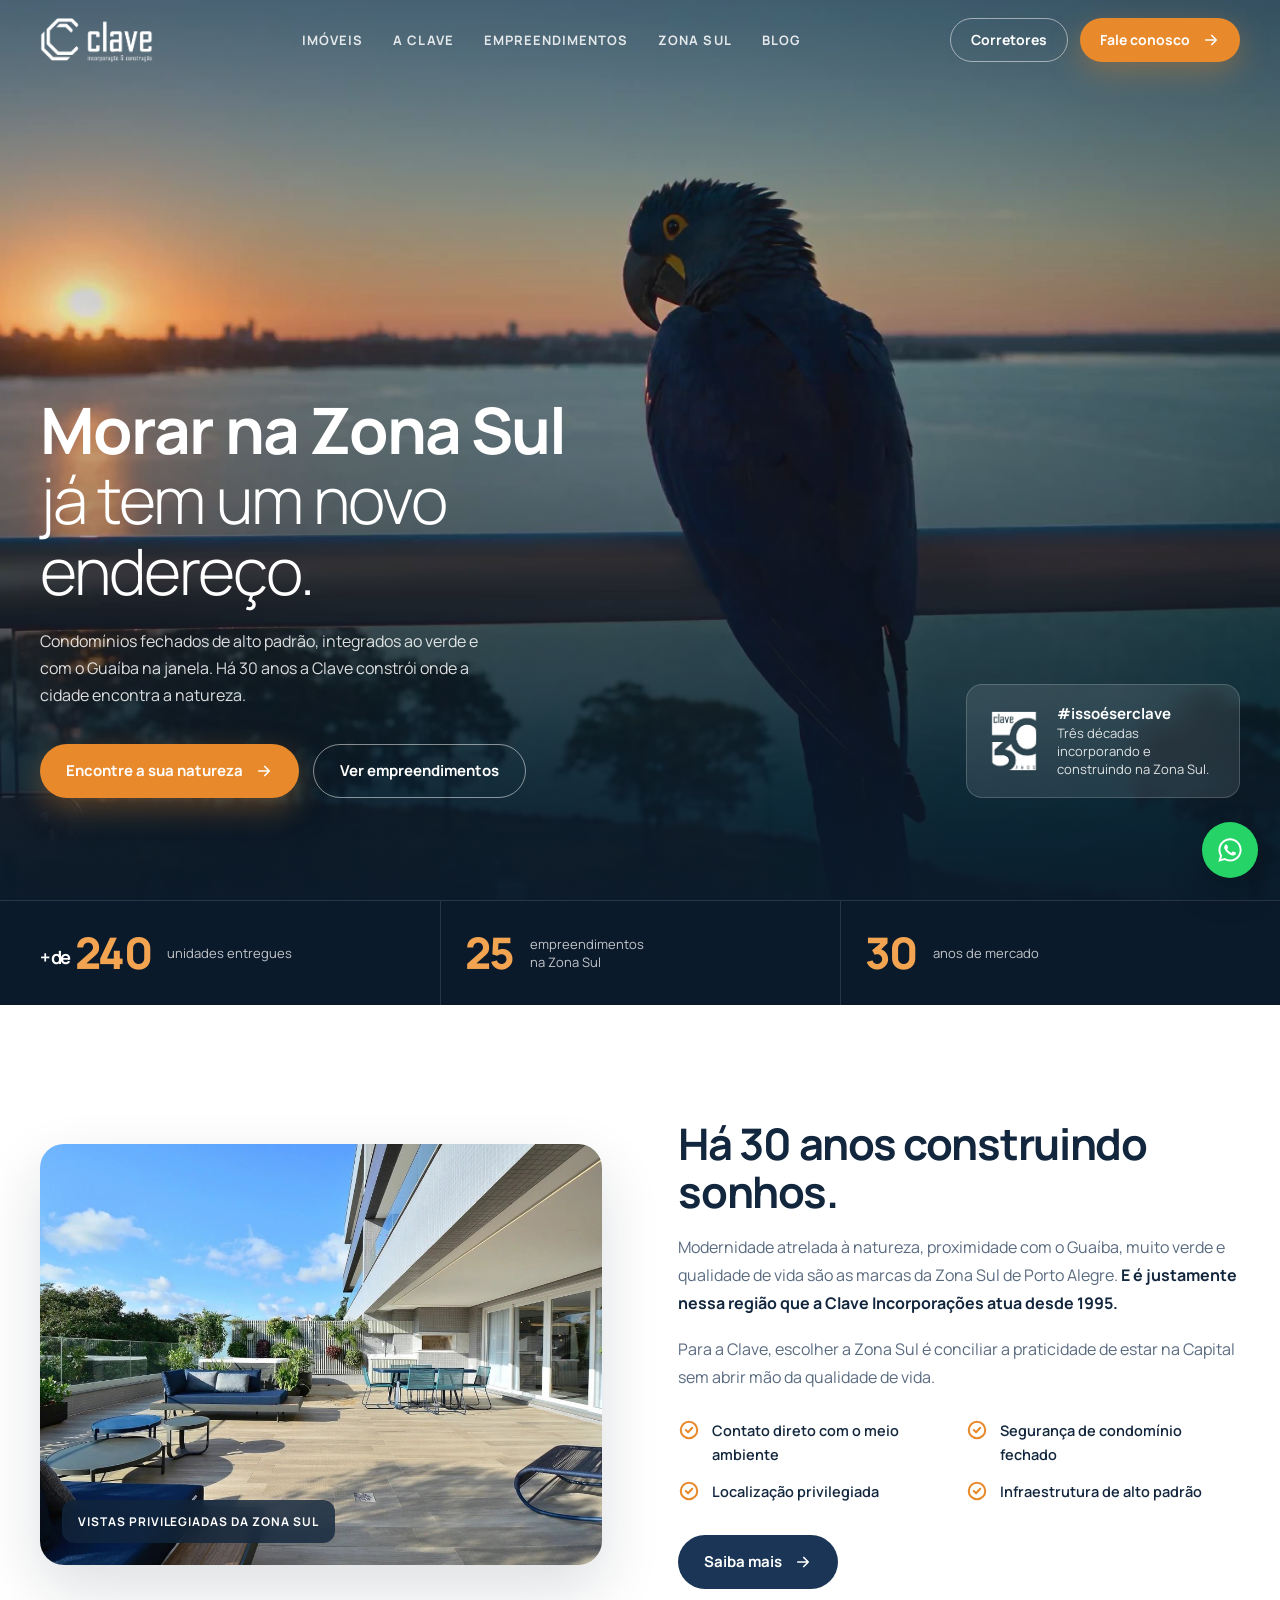
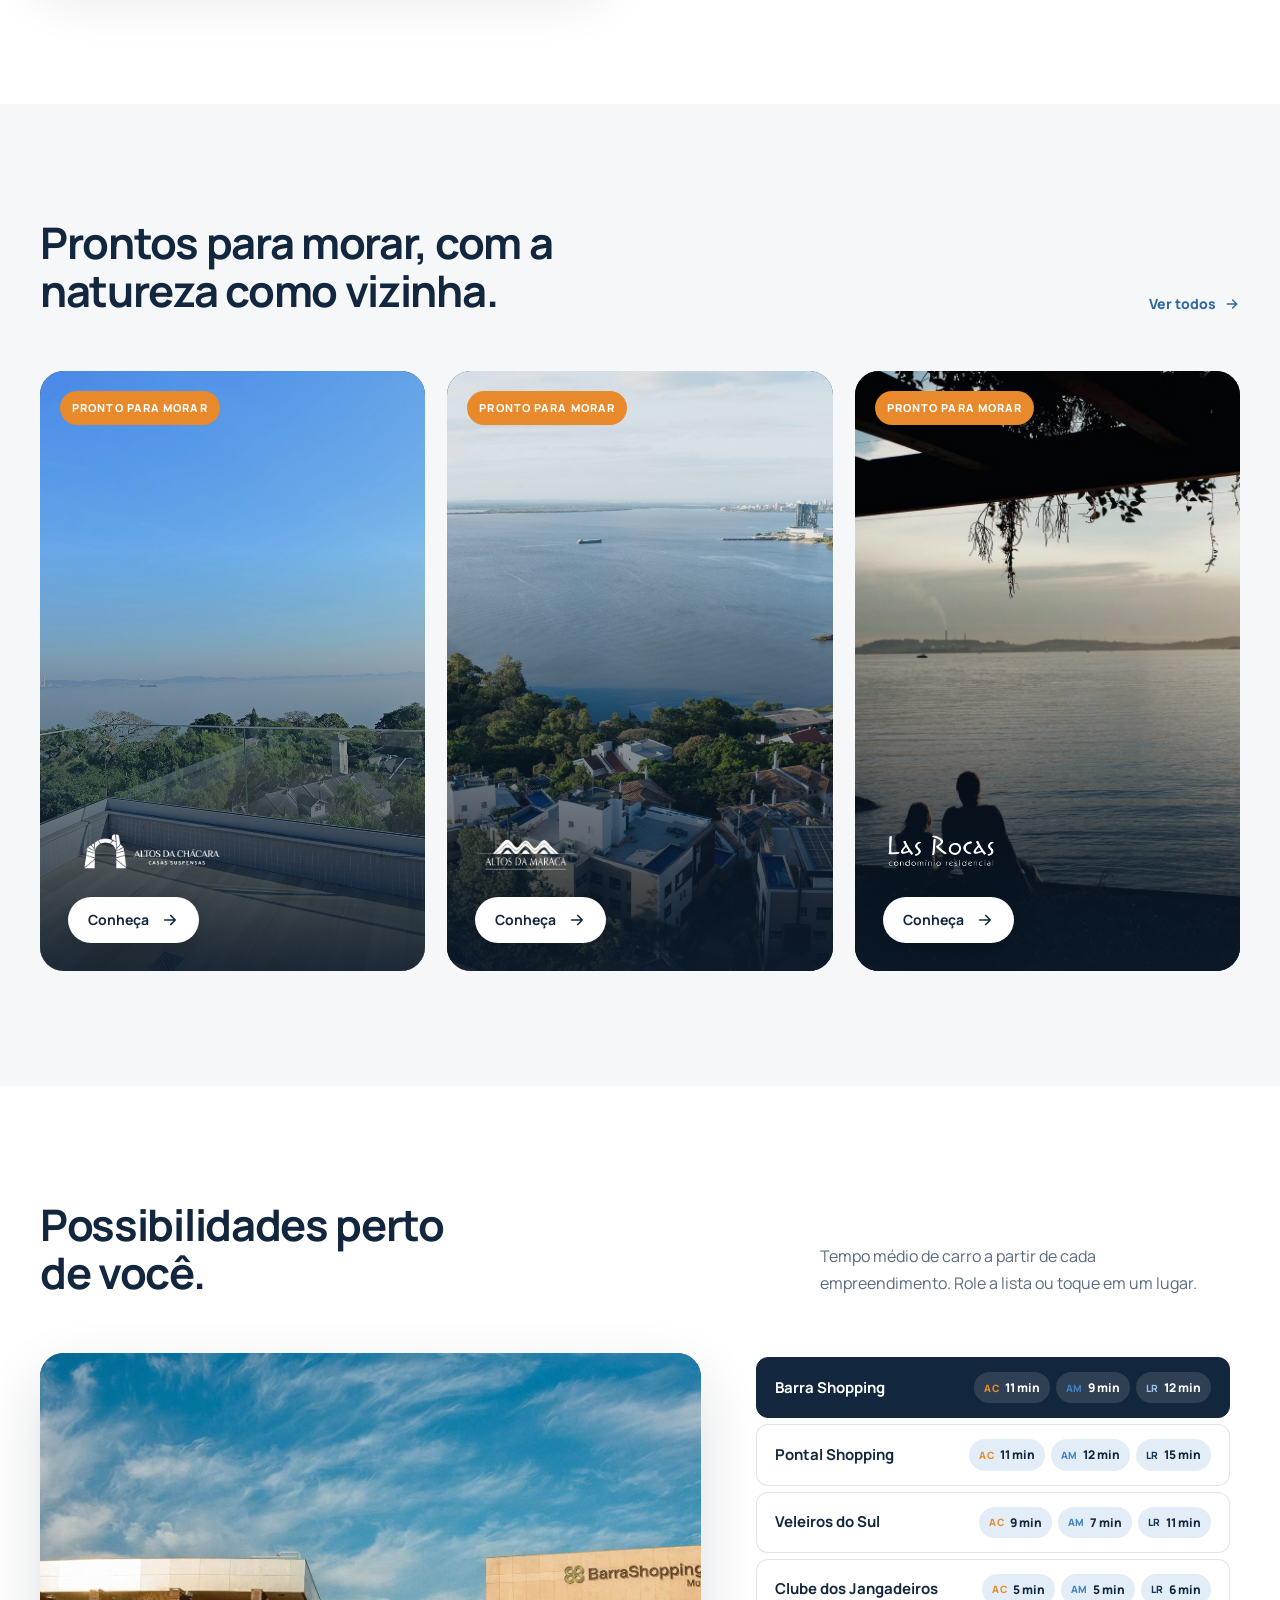
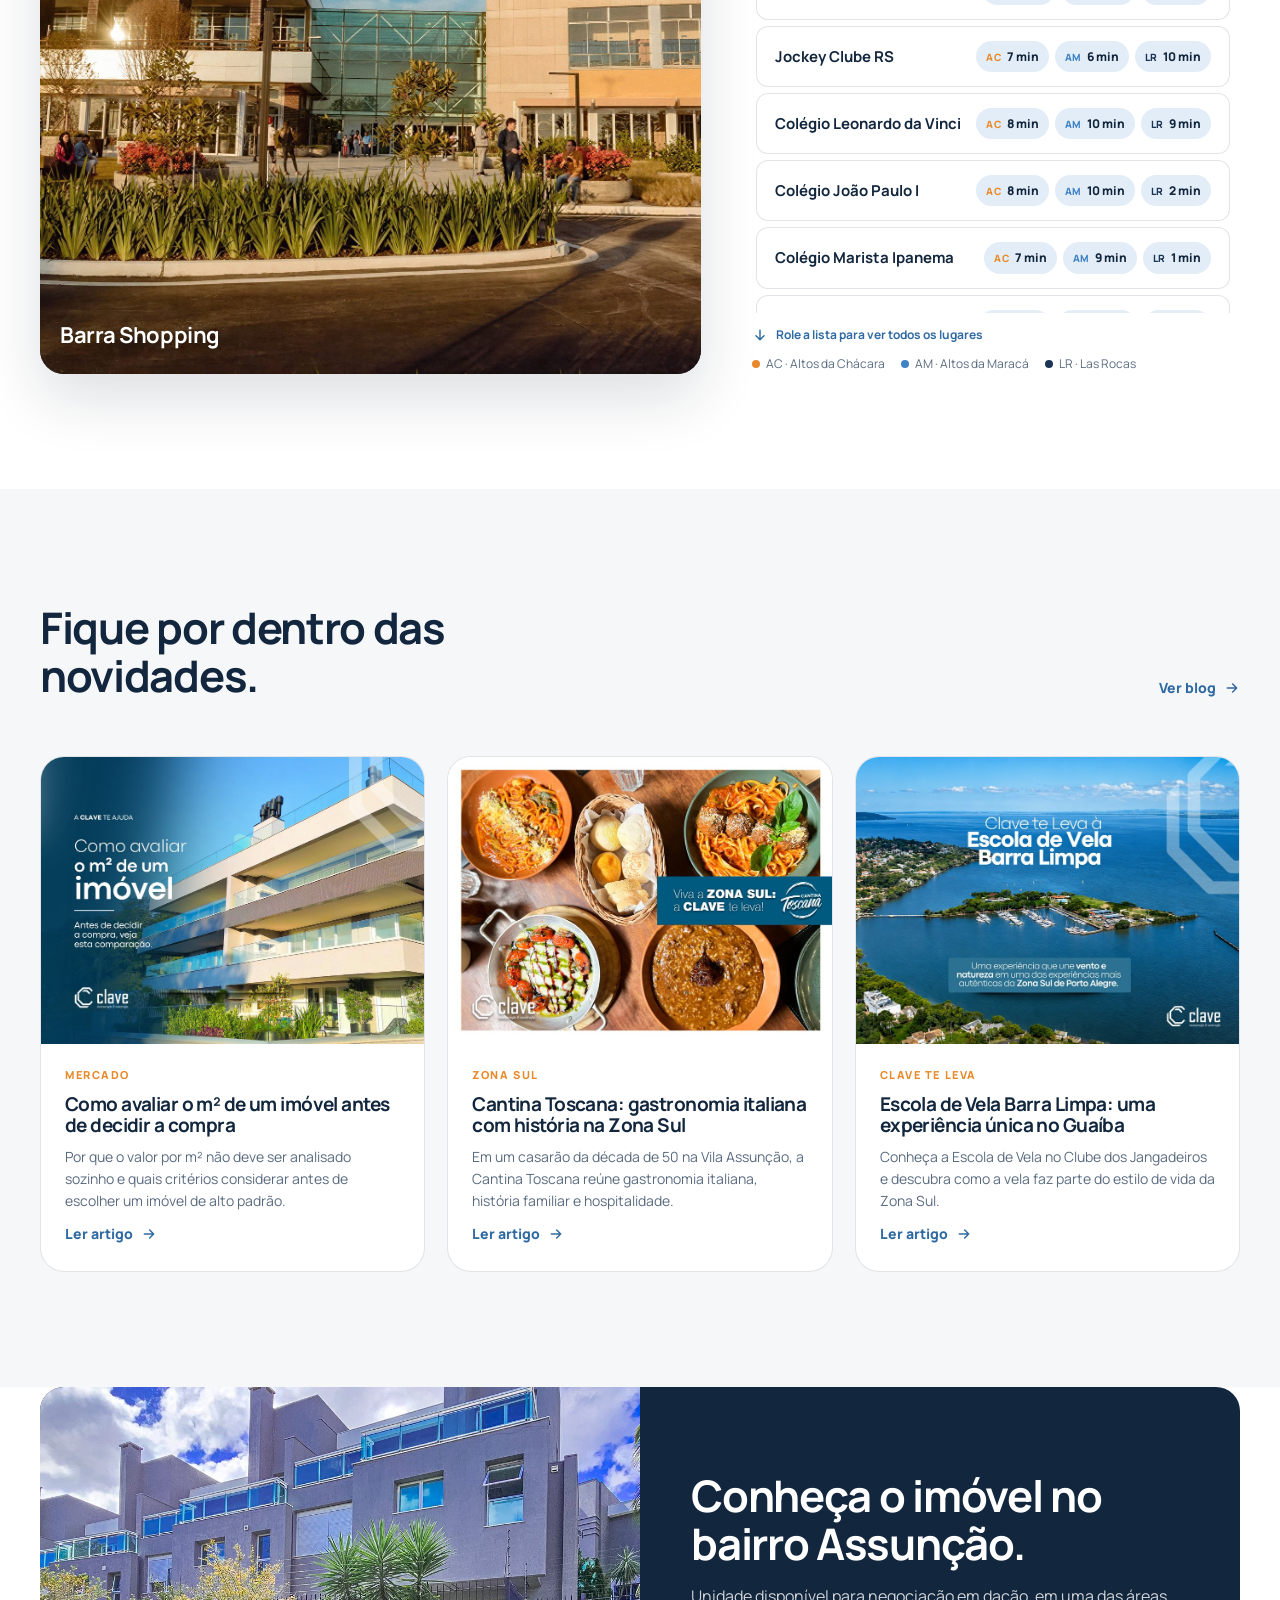
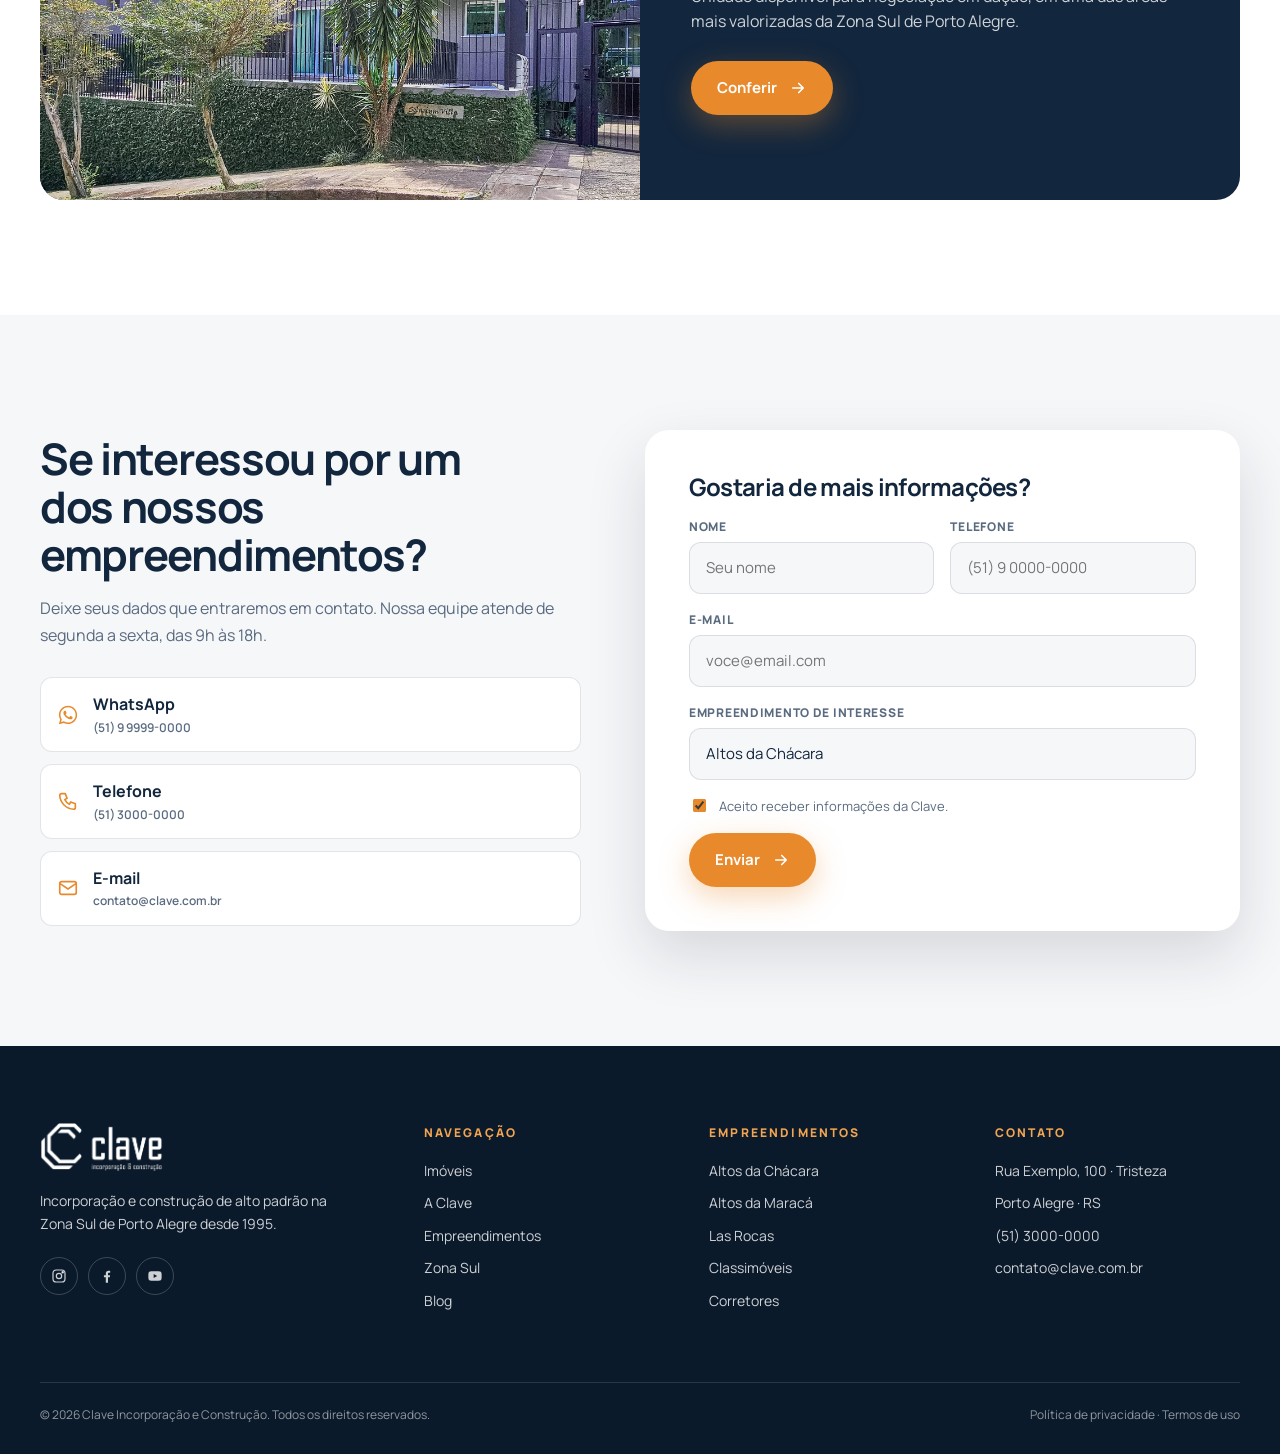
<file: clave/index.html>
<!DOCTYPE html>
<html lang="pt-BR">
<head>
<meta charset="UTF-8">
<meta name="viewport" content="width=device-width, initial-scale=1">
<title>Clave Incorporações — Imóveis de alto padrão na Zona Sul de Porto Alegre</title>
<meta name="description" content="Há 30 anos construindo na Zona Sul de Porto Alegre. Condomínios fechados de alto padrão integrados à natureza, com vista para o Guaíba.">
<link rel="icon" href="assets/img/logo-clave.png">
<link rel="preconnect" href="https://fonts.googleapis.com"><link rel="preconnect" href="https://fonts.gstatic.com" crossorigin>
<link href="https://fonts.googleapis.com/css2?family=Manrope:wght@300;400;500;600;700;800&display=swap" rel="stylesheet">
<link rel="stylesheet" href="css/style.css">
</head>
<body>
<header class="header">
  <div class="container">
    <a class="brand" href="#top" aria-label="Clave Incorporações"><img src="assets/img/logo-clave.png" alt="Clave"></a>
    <nav class="nav" aria-label="Principal"><a href="#imoveis">Imóveis</a><a href="#clave">A Clave</a><a href="#empreendimentos">Empreendimentos</a><a href="#zonasul">Zona Sul</a><a href="#blog">Blog</a></nav>
    <div class="header__cta"><a class="btn btn--ghost" href="#">Corretores</a><a class="btn" href="#">Fale conosco <svg viewBox="0 0 24 24" fill="none" stroke="currentColor" stroke-width="2.2" stroke-linecap="round" stroke-linejoin="round"><path d="M5 12h14M13 6l6 6-6 6"/></svg></a><button class="burger" aria-label="Menu"><svg viewBox="0 0 24 24" fill="none" stroke="currentColor" stroke-width="2" stroke-linecap="round"><path d="M4 8h16M4 16h16"/></svg></button></div>
  </div>
</header>
<nav class="mnav" aria-label="Menu">
  <button class="mnav__close" aria-label="Fechar"><svg viewBox="0 0 24 24" fill="none" stroke="currentColor" stroke-width="2" stroke-linecap="round" width="18" height="18"><path d="M6 6l12 12M18 6L6 18"/></svg></button>
  <a href="#imoveis">Imóveis</a><a href="#clave">A Clave</a><a href="#empreendimentos">Empreendimentos</a><a href="#zonasul">Zona Sul</a><a href="#blog">Blog</a><a href="#">Corretores</a>
  <a class="btn" href="#">Fale conosco <svg viewBox="0 0 24 24" fill="none" stroke="currentColor" stroke-width="2.2" stroke-linecap="round" stroke-linejoin="round"><path d="M5 12h14M13 6l6 6-6 6"/></svg></a>
</nav>

<main id="top">
<section class="hero" id="imoveis">
  <div class="hero__media">
    <img class="hero__fallback" src="assets/img/hero-poster.jpg" alt="" fetchpriority="high">
    <video autoplay muted loop playsinline preload="auto" poster="assets/img/hero-poster.jpg"><source src="assets/video/hero.mp4" type="video/mp4"></video>
  </div>
  <div class="hero__inner container">
    <div class="hero__grid">
      <div>
        <h1 class="hero-title"><span style="--i:0">Morar</span> <span style="--i:1">na</span> <span style="--i:2">Zona</span> <span style="--i:3">Sul</span><br><span class="thin" style="--i:4">já tem um novo endereço.</span></h1>
        <p class="lead">Condomínios fechados de alto padrão, integrados ao verde e com o Guaíba na janela. Há 30 anos a Clave constrói onde a cidade encontra a natureza.</p>
        <div class="hero__actions"><a class="btn" href="#">Encontre a sua natureza <svg viewBox="0 0 24 24" fill="none" stroke="currentColor" stroke-width="2.2" stroke-linecap="round" stroke-linejoin="round"><path d="M5 12h14M13 6l6 6-6 6"/></svg></a><a class="btn btn--ghost" href="#empreendimentos">Ver empreendimentos</a></div>
      </div>
      <div class="hero__badge"><img src="assets/img/30anos.png" alt="Clave 30 anos"><p><b>#issoéserclave</b>Três décadas incorporando e construindo na Zona Sul.</p></div>
    </div>
  </div>
</section>
<div class="stats">
  <div class="container">
    <div class="stat"><b><small>+ de</small>240</b><span>unidades entregues</span></div>
    <div class="stat"><b>25</b><span>empreendimentos na Zona Sul</span></div>
    <div class="stat"><b>30</b><span>anos de mercado</span></div>
  </div>
</div>

<section class="sec" id="clave">
  <div class="container about">
    <div class="about__media reveal"><img src="assets/img/sobre.jpg" alt="Terraço com vista para o Guaíba"><span class="about__tag">Vistas privilegiadas da Zona Sul</span></div>
    <div class="about__copy reveal">
      <h2>Há 30 anos construindo sonhos.</h2>
      <p>Modernidade atrelada à natureza, proximidade com o Guaíba, muito verde e qualidade de vida são as marcas da Zona Sul de Porto Alegre. <b>E é justamente nessa região que a Clave Incorporações atua desde 1995.</b></p>
      <p>Para a Clave, escolher a Zona Sul é conciliar a praticidade de estar na Capital sem abrir mão da qualidade de vida.</p>
      <ul class="about__list">
        <li><svg viewBox="0 0 24 24" fill="none" stroke="currentColor" stroke-width="2.2" stroke-linecap="round" stroke-linejoin="round"><circle cx="12" cy="12" r="9"/><path d="m8.5 12 2.5 2.5 4.5-5"/></svg>Contato direto com o meio ambiente</li>
        <li><svg viewBox="0 0 24 24" fill="none" stroke="currentColor" stroke-width="2.2" stroke-linecap="round" stroke-linejoin="round"><circle cx="12" cy="12" r="9"/><path d="m8.5 12 2.5 2.5 4.5-5"/></svg>Segurança de condomínio fechado</li>
        <li><svg viewBox="0 0 24 24" fill="none" stroke="currentColor" stroke-width="2.2" stroke-linecap="round" stroke-linejoin="round"><circle cx="12" cy="12" r="9"/><path d="m8.5 12 2.5 2.5 4.5-5"/></svg>Localização privilegiada</li>
        <li><svg viewBox="0 0 24 24" fill="none" stroke="currentColor" stroke-width="2.2" stroke-linecap="round" stroke-linejoin="round"><circle cx="12" cy="12" r="9"/><path d="m8.5 12 2.5 2.5 4.5-5"/></svg>Infraestrutura de alto padrão</li>
      </ul>
      <a class="btn btn--navy" href="#">Saiba mais <svg viewBox="0 0 24 24" fill="none" stroke="currentColor" stroke-width="2.2" stroke-linecap="round" stroke-linejoin="round"><path d="M5 12h14M13 6l6 6-6 6"/></svg></a>
    </div>
  </div>
</section>

<section class="sec sec--paper" id="empreendimentos">
  <div class="container">
    <div class="head reveal"><div><h2>Prontos para morar, com a natureza como vizinha.</h2></div><a class="link" href="#">Ver todos <svg viewBox="0 0 24 24" fill="none" stroke="currentColor" stroke-width="2.2" stroke-linecap="round" stroke-linejoin="round"><path d="M5 12h14M13 6l6 6-6 6"/></svg></a></div>
    <div class="emps">
      <article class="emp reveal" tabindex="0"><img class="bg" src="assets/img/emp-chacara.jpg" alt="Altos da Chácara" loading="lazy"><span class="emp__status">Pronto para morar</span><div class="emp__body"><img class="emp__logo" src="assets/img/logo-chacara.png" alt="Altos da Chácara"><p>Um porto seguro repleto de sensações para cultivar o que mais importa: a sua própria natureza. O aroma do bosque nativo, a brisa, o pôr do sol e o cantar dos pássaros.</p><a class="btn btn--white" href="#">Conheça <svg viewBox="0 0 24 24" fill="none" stroke="currentColor" stroke-width="2.2" stroke-linecap="round" stroke-linejoin="round"><path d="M5 12h14M13 6l6 6-6 6"/></svg></a></div></article>
      <article class="emp reveal" tabindex="0"><img class="bg" src="assets/img/emp-maraca.jpg" alt="Altos da Maracá" loading="lazy"><span class="emp__status">Pronto para morar</span><div class="emp__body"><img class="emp__logo" src="assets/img/logo-maraca.png" alt="Altos da Maracá"><p>O privilégio de morar na Zona Sul em um lugar fora do comum, integrado à natureza e com a comodidade de estar perto de tudo.</p><a class="btn btn--white" href="#">Conheça <svg viewBox="0 0 24 24" fill="none" stroke="currentColor" stroke-width="2.2" stroke-linecap="round" stroke-linejoin="round"><path d="M5 12h14M13 6l6 6-6 6"/></svg></a></div></article>
      <article class="emp reveal" tabindex="0"><img class="bg" src="assets/img/emp-lasrocas.jpg" alt="Las Rocas" loading="lazy"><span class="emp__status">Pronto para morar</span><div class="emp__body"><img class="emp__logo" src="assets/img/logo-lasrocas.png" alt="Las Rocas"><p>Um cenário perfeito para experiências únicas em meio à natureza e sofisticação. Tranquilidade, exclusividade e a sensação de estar verdadeiramente em casa.</p><a class="btn btn--white" href="#">Conheça <svg viewBox="0 0 24 24" fill="none" stroke="currentColor" stroke-width="2.2" stroke-linecap="round" stroke-linejoin="round"><path d="M5 12h14M13 6l6 6-6 6"/></svg></a></div></article>
    </div>
  </div>
</section>

<section class="sec" id="zonasul">
  <div class="container">
    <div class="head reveal"><div><h2>Possibilidades perto<br>de você.</h2></div><p class="lead" style="max-width:42ch;text-wrap:balance">Tempo médio de carro a partir de cada empreendimento. Role a lista ou toque em um lugar.</p></div>
    <div class="zs">
      <div class="zs__media reveal">
        <img data-key="barra-shopping" src="assets/img/zs/barra-shopping.jpg" alt="Barra Shopping" loading="lazy"><img data-key="pontal" src="assets/img/zs/pontal.jpg" alt="Pontal Shopping" loading="lazy"><img data-key="veleiros" src="assets/img/zs/veleiros.jpg" alt="Veleiros do Sul" loading="lazy"><img data-key="jangadeiros" src="assets/img/zs/jangadeiros.jpg" alt="Clube dos Jangadeiros" loading="lazy"><img data-key="jockey" src="assets/img/zs/jockey.jpg" alt="Jockey Clube RS" loading="lazy"><img data-key="joao-paulo" src="assets/img/zs/joao-paulo.jpg" alt="Colégio João Paulo I" loading="lazy"><img data-key="marista" src="assets/img/zs/marista.jpg" alt="Colégio Marista Ipanema" loading="lazy"><img data-key="ipanema-sports" src="assets/img/zs/ipanema-sports.jpg" alt="Ipanema Sports" loading="lazy"><img data-key="calcadao" src="assets/img/zs/calcadao.jpg" alt="Calçadão de Ipanema" loading="lazy"><img data-key="winge" src="assets/img/zs/winge.jpg" alt="Floricultura Winge" loading="lazy"><img data-key="beira-rio" src="assets/img/zs/beira-rio.jpg" alt="Estádio Beira-Rio" loading="lazy">
        <div class="zs__empty"><svg viewBox="0 0 24 24" fill="none" stroke="currentColor" stroke-width="1.8" stroke-linecap="round" stroke-linejoin="round"><path d="M12 21s-6-5.5-6-11a6 6 0 0 1 12 0c0 5.5-6 11-6 11Z"/><circle cx="12" cy="10" r="2.5"/></svg><b></b><span>Tempo de deslocamento a partir dos empreendimentos</span></div>
        <div class="zs__caption"><b></b></div>
      </div>
      <div class="reveal">
        <div class="zs__list" id="zs-list"><button class="zs__item" data-img="barra-shopping" type="button"><b>Barra Shopping</b><span class="zs__times"><span title="Altos da Chácara"><i>AC</i>11 min</span><span title="Altos da Maracá"><i>AM</i>9 min</span><span title="Las Rocas"><i>LR</i>12 min</span></span></button><button class="zs__item" data-img="pontal" type="button"><b>Pontal Shopping</b><span class="zs__times"><span title="Altos da Chácara"><i>AC</i>11 min</span><span title="Altos da Maracá"><i>AM</i>12 min</span><span title="Las Rocas"><i>LR</i>15 min</span></span></button><button class="zs__item" data-img="veleiros" type="button"><b>Veleiros do Sul</b><span class="zs__times"><span title="Altos da Chácara"><i>AC</i>9 min</span><span title="Altos da Maracá"><i>AM</i>7 min</span><span title="Las Rocas"><i>LR</i>11 min</span></span></button><button class="zs__item" data-img="jangadeiros" type="button"><b>Clube dos Jangadeiros</b><span class="zs__times"><span title="Altos da Chácara"><i>AC</i>5 min</span><span title="Altos da Maracá"><i>AM</i>5 min</span><span title="Las Rocas"><i>LR</i>6 min</span></span></button><button class="zs__item" data-img="jockey" type="button"><b>Jockey Clube RS</b><span class="zs__times"><span title="Altos da Chácara"><i>AC</i>7 min</span><span title="Altos da Maracá"><i>AM</i>6 min</span><span title="Las Rocas"><i>LR</i>10 min</span></span></button><button class="zs__item" data-img="" type="button"><b>Colégio Leonardo da Vinci</b><span class="zs__times"><span title="Altos da Chácara"><i>AC</i>8 min</span><span title="Altos da Maracá"><i>AM</i>10 min</span><span title="Las Rocas"><i>LR</i>9 min</span></span></button><button class="zs__item" data-img="joao-paulo" type="button"><b>Colégio João Paulo I</b><span class="zs__times"><span title="Altos da Chácara"><i>AC</i>8 min</span><span title="Altos da Maracá"><i>AM</i>10 min</span><span title="Las Rocas"><i>LR</i>2 min</span></span></button><button class="zs__item" data-img="marista" type="button"><b>Colégio Marista Ipanema</b><span class="zs__times"><span title="Altos da Chácara"><i>AC</i>7 min</span><span title="Altos da Maracá"><i>AM</i>9 min</span><span title="Las Rocas"><i>LR</i>1 min</span></span></button><button class="zs__item" data-img="ipanema-sports" type="button"><b>Ipanema Sports</b><span class="zs__times"><span title="Altos da Chácara"><i>AC</i>5 min</span><span title="Altos da Maracá"><i>AM</i>10 min</span><span title="Las Rocas"><i>LR</i>1 min</span></span></button><button class="zs__item" data-img="calcadao" type="button"><b>Calçadão de Ipanema</b><span class="zs__times"><span title="Altos da Chácara"><i>AC</i>9 min</span><span title="Altos da Maracá"><i>AM</i>12 min</span><span title="Las Rocas"><i>LR</i>4 min</span></span></button><button class="zs__item" data-img="" type="button"><b>Zaffari Otto Niemeyer</b><span class="zs__times"><span title="Altos da Chácara"><i>AC</i>5 min</span><span title="Altos da Maracá"><i>AM</i>4 min</span><span title="Las Rocas"><i>LR</i>5 min</span></span></button><button class="zs__item" data-img="winge" type="button"><b>Floricultura Winge</b><span class="zs__times"><span title="Altos da Chácara"><i>AC</i>4 min</span><span title="Altos da Maracá"><i>AM</i>5 min</span><span title="Las Rocas"><i>LR</i>5 min</span></span></button><button class="zs__item" data-img="beira-rio" type="button"><b>Estádio Beira-Rio</b><span class="zs__times"><span title="Altos da Chácara"><i>AC</i>10 min</span><span title="Altos da Maracá"><i>AM</i>12 min</span><span title="Las Rocas"><i>LR</i>15 min</span></span></button></div>
        <div class="zs__hint"><svg viewBox="0 0 24 24" fill="none" stroke="currentColor" stroke-width="2.2" stroke-linecap="round" stroke-linejoin="round"><path d="M12 5v14M6 13l6 6 6-6"/></svg>Role a lista para ver todos os lugares</div>
        <div class="zs__legend"><span><i></i>AC · Altos da Chácara</span><span><i class="b"></i>AM · Altos da Maracá</span><span><i class="c"></i>LR · Las Rocas</span></div>
      </div>
    </div>
  </div>
</section>

<section class="sec sec--paper" id="blog">
  <div class="container">
    <div class="head reveal"><div><h2>Fique por dentro das novidades.</h2></div><a class="link" href="#">Ver blog <svg viewBox="0 0 24 24" fill="none" stroke="currentColor" stroke-width="2.2" stroke-linecap="round" stroke-linejoin="round"><path d="M5 12h14M13 6l6 6-6 6"/></svg></a></div>
    <div class="posts">
      <a class="post reveal" href="#"><figure><img src="assets/img/blog1.jpg" alt="" loading="lazy"></figure><div><small>Mercado</small><h3>Como avaliar o m² de um imóvel antes de decidir a compra</h3><p>Por que o valor por m² não deve ser analisado sozinho e quais critérios considerar antes de escolher um imóvel de alto padrão.</p><span class="link">Ler artigo <svg viewBox="0 0 24 24" fill="none" stroke="currentColor" stroke-width="2.2" stroke-linecap="round" stroke-linejoin="round"><path d="M5 12h14M13 6l6 6-6 6"/></svg></span></div></a>
      <a class="post reveal" href="#"><figure><img src="assets/img/blog2.jpg" alt="" loading="lazy"></figure><div><small>Zona Sul</small><h3>Cantina Toscana: gastronomia italiana com história na Zona Sul</h3><p>Em um casarão da década de 50 na Vila Assunção, a Cantina Toscana reúne gastronomia italiana, história familiar e hospitalidade.</p><span class="link">Ler artigo <svg viewBox="0 0 24 24" fill="none" stroke="currentColor" stroke-width="2.2" stroke-linecap="round" stroke-linejoin="round"><path d="M5 12h14M13 6l6 6-6 6"/></svg></span></div></a>
      <a class="post reveal" href="#"><figure><img src="assets/img/blog3.jpg" alt="" loading="lazy"></figure><div><small>Clave te leva</small><h3>Escola de Vela Barra Limpa: uma experiência única no Guaíba</h3><p>Conheça a Escola de Vela no Clube dos Jangadeiros e descubra como a vela faz parte do estilo de vida da Zona Sul.</p><span class="link">Ler artigo <svg viewBox="0 0 24 24" fill="none" stroke="currentColor" stroke-width="2.2" stroke-linecap="round" stroke-linejoin="round"><path d="M5 12h14M13 6l6 6-6 6"/></svg></span></div></a>
    </div>
  </div>
</section>

<section class="sec" style="padding-top:0">
  <div class="container">
    <div class="dacao reveal">
      <figure><img src="assets/img/dacao.jpg" alt="Imóvel no bairro Assunção" loading="lazy"></figure>
      <div><h2>Conheça o imóvel no bairro Assunção.</h2><p>Unidade disponível para negociação em dação, em uma das áreas mais valorizadas da Zona Sul de Porto Alegre.</p><a class="btn" href="#">Conferir <svg viewBox="0 0 24 24" fill="none" stroke="currentColor" stroke-width="2.2" stroke-linecap="round" stroke-linejoin="round"><path d="M5 12h14M13 6l6 6-6 6"/></svg></a></div>
    </div>
  </div>
</section>

<section class="sec sec--paper" id="contato">
  <div class="container contact">
    <div class="reveal">
      <h2>Se interessou por um dos nossos empreendimentos?</h2>
      <p class="lead">Deixe seus dados que entraremos em contato. Nossa equipe atende de segunda a sexta, das 9h às 18h.</p>
      <div class="contact__channels">
        <a href="#"><svg viewBox="0 0 24 24" fill="currentColor"><path d="M12.04 2C6.58 2 2.13 6.45 2.13 11.91c0 1.75.46 3.45 1.32 4.95L2.05 22l5.25-1.38c1.45.79 3.08 1.21 4.74 1.21 5.46 0 9.91-4.45 9.91-9.91S17.5 2 12.04 2m0 1.67c4.54 0 8.24 3.7 8.24 8.24 0 4.54-3.7 8.24-8.24 8.24-1.48 0-2.93-.39-4.19-1.15l-.3-.17-3.12.82.83-3.04-.2-.32a8.19 8.19 0 0 1-1.26-4.38c0-4.54 3.7-8.24 8.24-8.24M8.53 7.33c-.16 0-.43.06-.66.31-.22.25-.87.86-.87 2.07 0 1.22.89 2.39 1 2.56.14.17 1.76 2.67 4.25 3.73.59.27 1.05.42 1.41.53.59.19 1.13.16 1.56.1.48-.07 1.46-.6 1.67-1.18.21-.58.21-1.07.15-1.18-.07-.1-.23-.16-.48-.27-.25-.14-1.47-.74-1.69-.82-.23-.08-.37-.12-.56.12-.16.25-.64.81-.78.97-.15.17-.29.19-.53.07-.26-.13-1.06-.39-2-1.23-.74-.66-1.23-1.47-1.38-1.72-.12-.24-.01-.39.11-.5.11-.11.27-.29.37-.44.13-.14.17-.25.25-.41.08-.17.04-.31-.02-.43-.06-.11-.56-1.35-.77-1.84-.2-.48-.4-.42-.56-.43-.14 0-.3-.01-.47-.01"/></svg><span>WhatsApp<small>(51) 9 9999-0000</small></span></a>
        <a href="#"><svg viewBox="0 0 24 24" fill="none" stroke="currentColor" stroke-width="1.8" stroke-linecap="round" stroke-linejoin="round"><path d="M5 4h4l2 5-2.5 1.5a11 11 0 0 0 5 5L15 13l5 2v4a2 2 0 0 1-2 2A16 16 0 0 1 3 6a2 2 0 0 1 2-2"/></svg><span>Telefone<small>(51) 3000-0000</small></span></a>
        <a href="#"><svg viewBox="0 0 24 24" fill="none" stroke="currentColor" stroke-width="1.8"><rect x="3" y="5" width="18" height="14" rx="2"/><path d="m3 7 9 6 9-6"/></svg><span>E-mail<small>contato@clave.com.br</small></span></a>
      </div>
    </div>
    <form class="form reveal" id="lead-form" novalidate>
      <h3>Gostaria de mais informações?</h3>
      <div class="row"><div class="field"><label for="nome">Nome</label><input id="nome" name="nome" type="text" required placeholder="Seu nome"></div><div class="field"><label for="tel">Telefone</label><input id="tel" name="telefone" type="tel" required placeholder="(51) 9 0000-0000"></div></div>
      <div class="field"><label for="email">E-mail</label><input id="email" name="email" type="email" required placeholder="voce@email.com"></div>
      <div class="field"><label for="emp">Empreendimento de interesse</label><select id="emp" name="emp"><option>Altos da Chácara</option><option>Altos da Maracá</option><option>Las Rocas</option><option>Ainda não sei</option></select></div>
      <label class="check"><input type="checkbox" name="opt" checked> Aceito receber informações da Clave.</label>
      <button class="btn" type="submit">Enviar <svg viewBox="0 0 24 24" fill="none" stroke="currentColor" stroke-width="2.2" stroke-linecap="round" stroke-linejoin="round"><path d="M5 12h14M13 6l6 6-6 6"/></svg></button>
      <p class="form-ok" role="status">Recebemos seus dados. Em breve um consultor entra em contato.</p>
    </form>
  </div>
</section>
</main>

<footer class="footer">
  <div class="container">
    <div class="footer__grid">
      <div><img src="assets/img/logo-clave.png" alt="Clave"><p>Incorporação e construção de alto padrão na Zona Sul de Porto Alegre desde 1995.</p><div class="socials"><a href="#" aria-label="Instagram"><svg viewBox="0 0 24 24" fill="none" stroke="currentColor" stroke-width="1.8"><rect x="3" y="3" width="18" height="18" rx="5"/><circle cx="12" cy="12" r="4"/><circle cx="17.5" cy="6.5" r="1" fill="currentColor"/></svg></a><a href="#" aria-label="Facebook"><svg viewBox="0 0 24 24" fill="currentColor"><path d="M13.5 22v-8h2.7l.4-3.2h-3.1V8.8c0-.9.3-1.6 1.6-1.6h1.7V4.4c-.3 0-1.3-.1-2.5-.1-2.5 0-4.1 1.5-4.1 4.2v2.3H7.4V14h2.8v8h3.3z"/></svg></a><a href="#" aria-label="YouTube"><svg viewBox="0 0 24 24" fill="currentColor"><path d="M21.6 7.2a2.5 2.5 0 0 0-1.8-1.8C18.2 5 12 5 12 5s-6.2 0-7.8.4A2.5 2.5 0 0 0 2.4 7.2 26 26 0 0 0 2 12a26 26 0 0 0 .4 4.8 2.5 2.5 0 0 0 1.8 1.8C5.8 19 12 19 12 19s6.2 0 7.8-.4a2.5 2.5 0 0 0 1.8-1.8A26 26 0 0 0 22 12a26 26 0 0 0-.4-4.8zM10 15V9l5.2 3z"/></svg></a></div></div>
      <div><h4>Navegação</h4><ul><li><a href="#imoveis">Imóveis</a></li><li><a href="#clave">A Clave</a></li><li><a href="#empreendimentos">Empreendimentos</a></li><li><a href="#zonasul">Zona Sul</a></li><li><a href="#blog">Blog</a></li></ul></div>
      <div><h4>Empreendimentos</h4><ul><li><a href="#">Altos da Chácara</a></li><li><a href="#">Altos da Maracá</a></li><li><a href="#">Las Rocas</a></li><li><a href="#">Classimóveis</a></li><li><a href="#">Corretores</a></li></ul></div>
      <div><h4>Contato</h4><ul><li>Rua Exemplo, 100 · Tristeza</li><li>Porto Alegre · RS</li><li>(51) 3000-0000</li><li>contato@clave.com.br</li></ul></div>
    </div>
    <div class="footer__bottom"><span>© <span data-year></span> Clave Incorporação e Construção. Todos os direitos reservados.</span><span>Política de privacidade · Termos de uso</span></div>
  </div>
</footer>
<a class="wa" href="#" aria-label="WhatsApp"><svg viewBox="0 0 24 24" fill="currentColor"><path d="M12.04 2C6.58 2 2.13 6.45 2.13 11.91c0 1.75.46 3.45 1.32 4.95L2.05 22l5.25-1.38c1.45.79 3.08 1.21 4.74 1.21 5.46 0 9.91-4.45 9.91-9.91S17.5 2 12.04 2m0 1.67c4.54 0 8.24 3.7 8.24 8.24 0 4.54-3.7 8.24-8.24 8.24-1.48 0-2.93-.39-4.19-1.15l-.3-.17-3.12.82.83-3.04-.2-.32a8.19 8.19 0 0 1-1.26-4.38c0-4.54 3.7-8.24 8.24-8.24M8.53 7.33c-.16 0-.43.06-.66.31-.22.25-.87.86-.87 2.07 0 1.22.89 2.39 1 2.56.14.17 1.76 2.67 4.25 3.73.59.27 1.05.42 1.41.53.59.19 1.13.16 1.56.1.48-.07 1.46-.6 1.67-1.18.21-.58.21-1.07.15-1.18-.07-.1-.23-.16-.48-.27-.25-.14-1.47-.74-1.69-.82-.23-.08-.37-.12-.56.12-.16.25-.64.81-.78.97-.15.17-.29.19-.53.07-.26-.13-1.06-.39-2-1.23-.74-.66-1.23-1.47-1.38-1.72-.12-.24-.01-.39.11-.5.11-.11.27-.29.37-.44.13-.14.17-.25.25-.41.08-.17.04-.31-.02-.43-.06-.11-.56-1.35-.77-1.84-.2-.48-.4-.42-.56-.43-.14 0-.3-.01-.47-.01"/></svg></a>
<script src="js/main.js"></script>
</body>
</html>
</file>
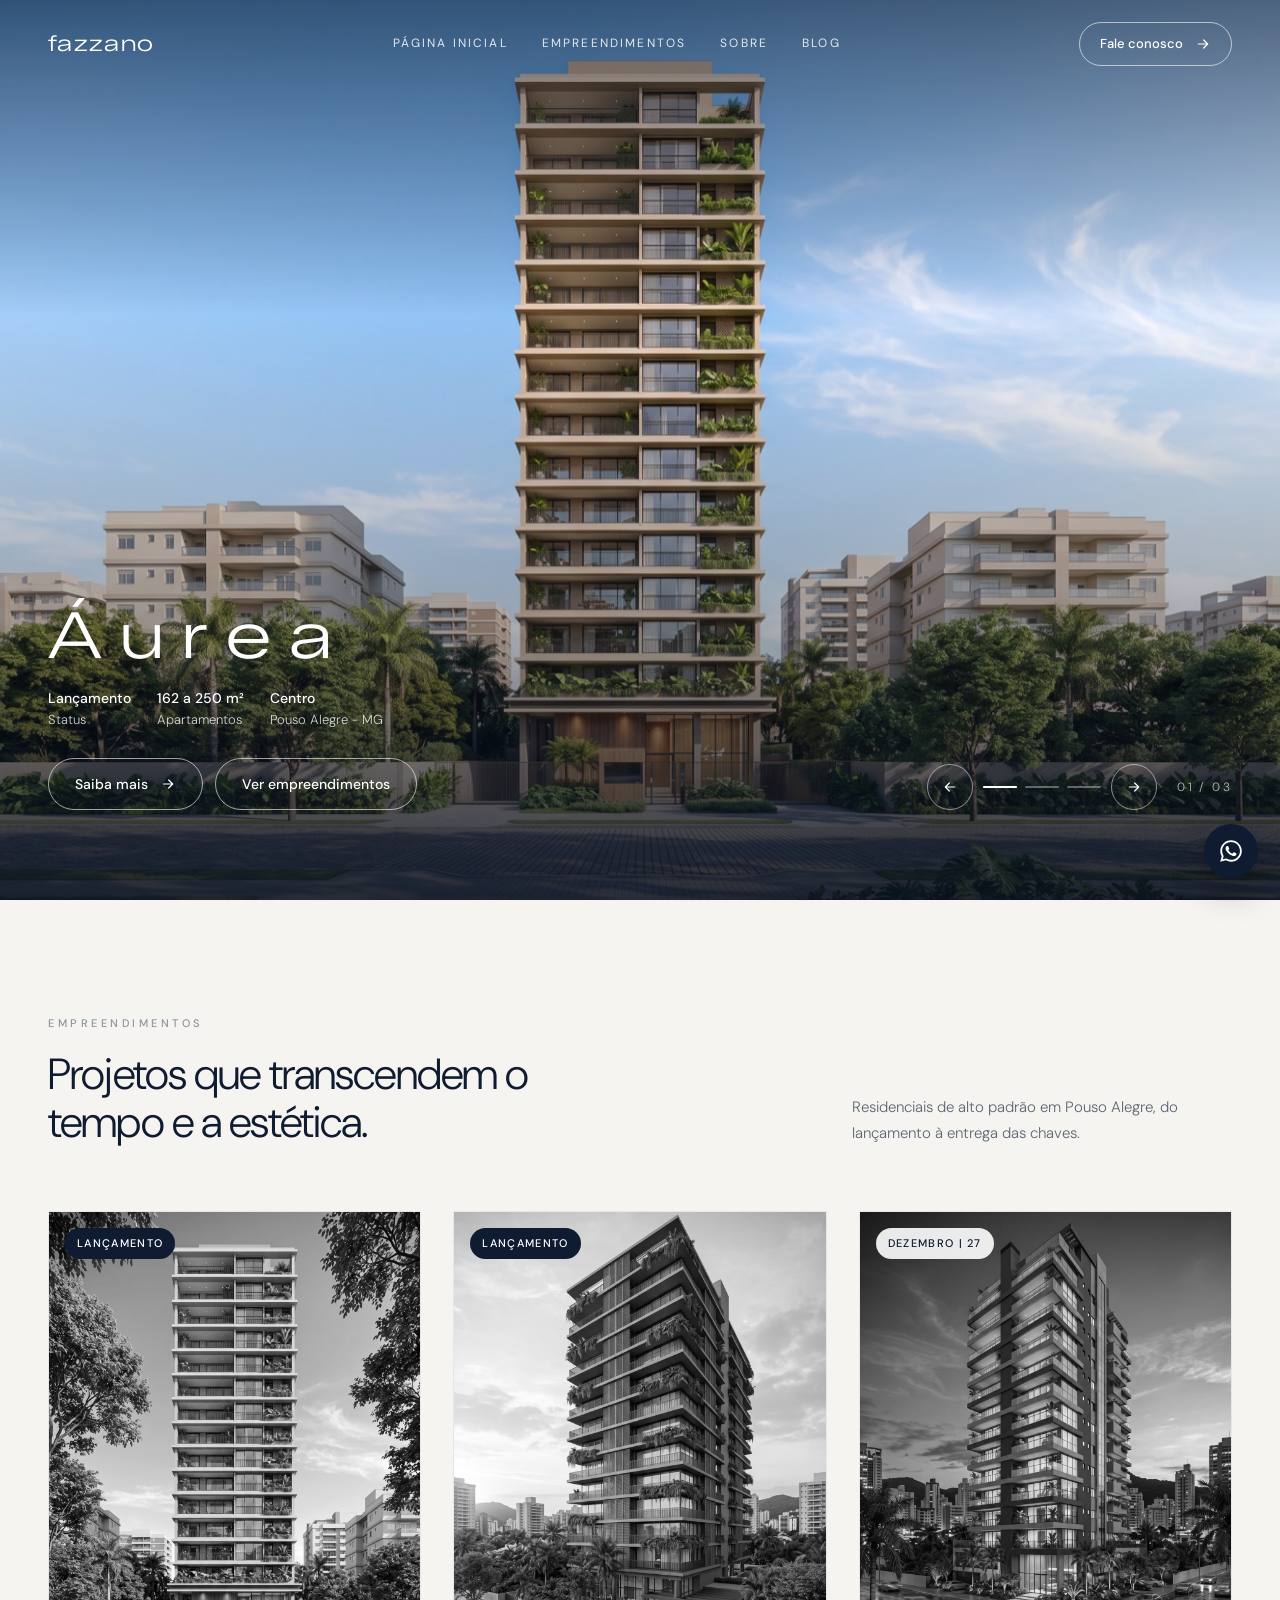
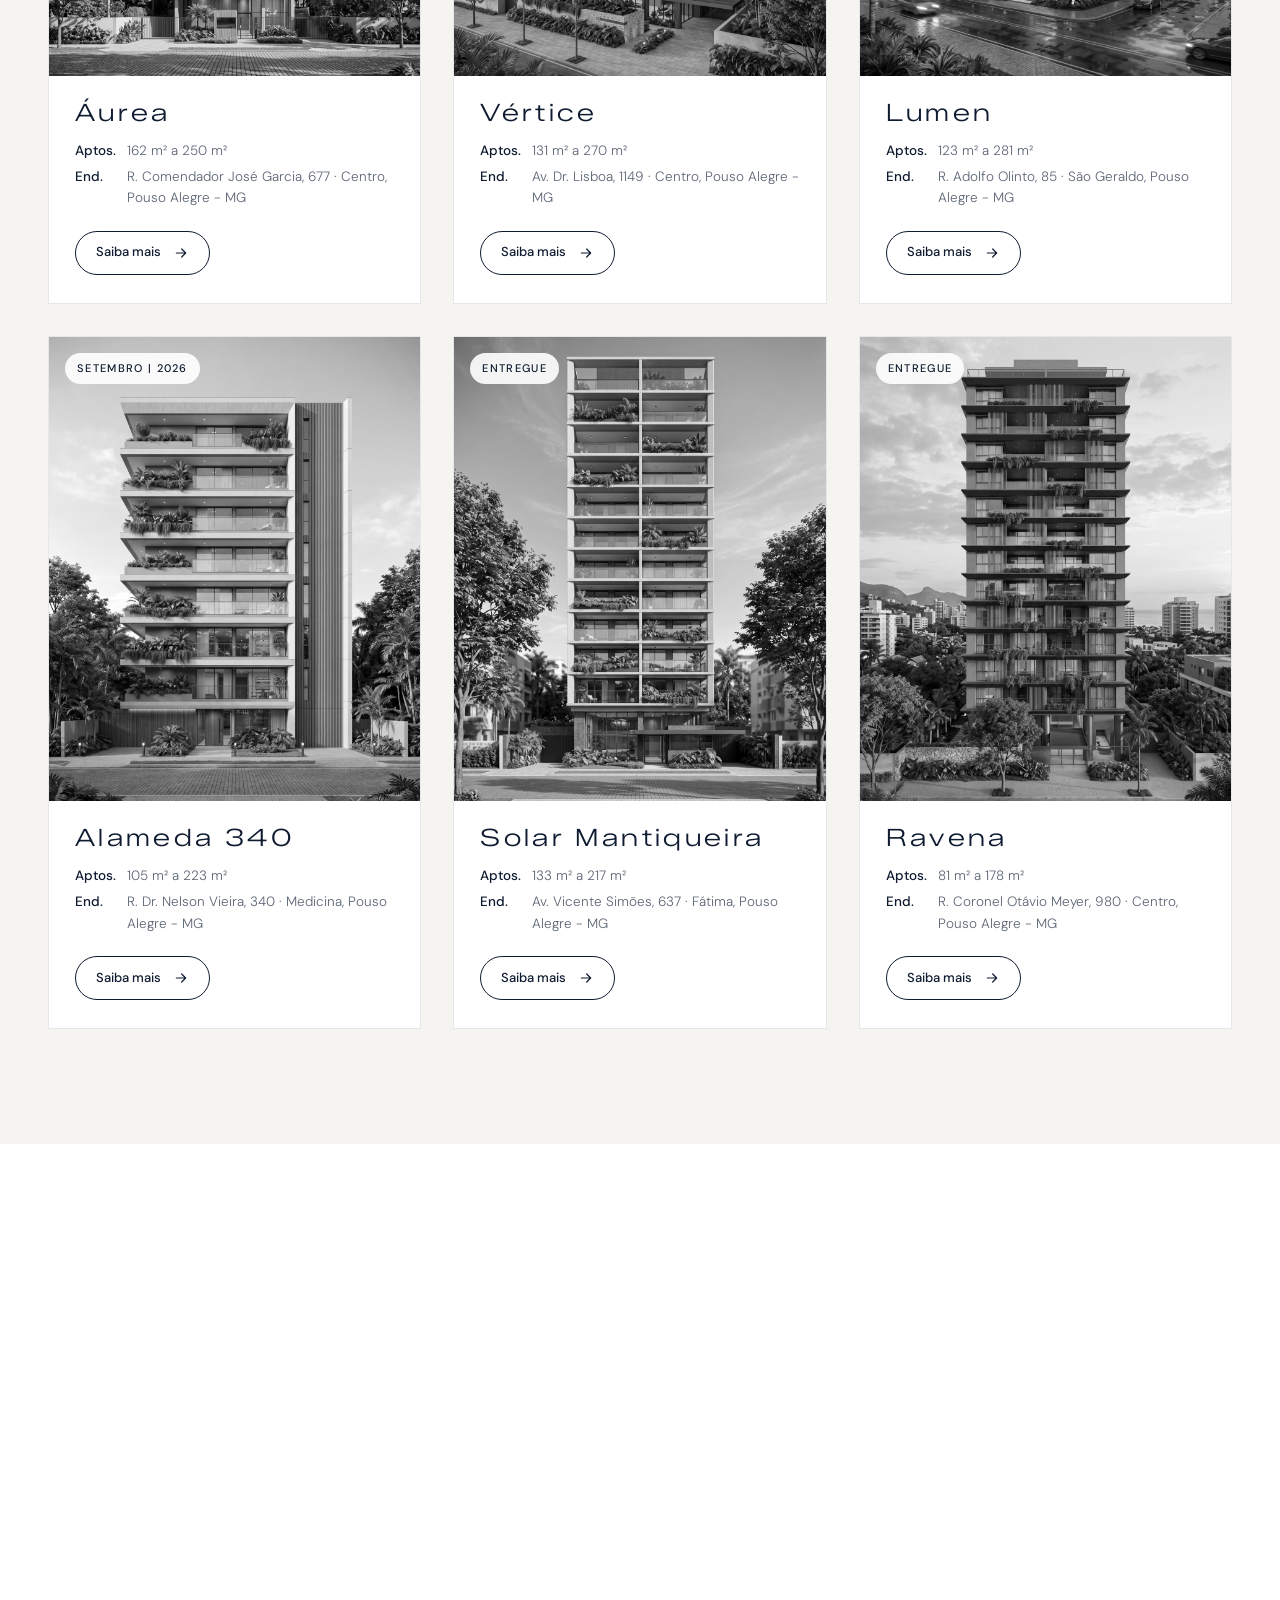
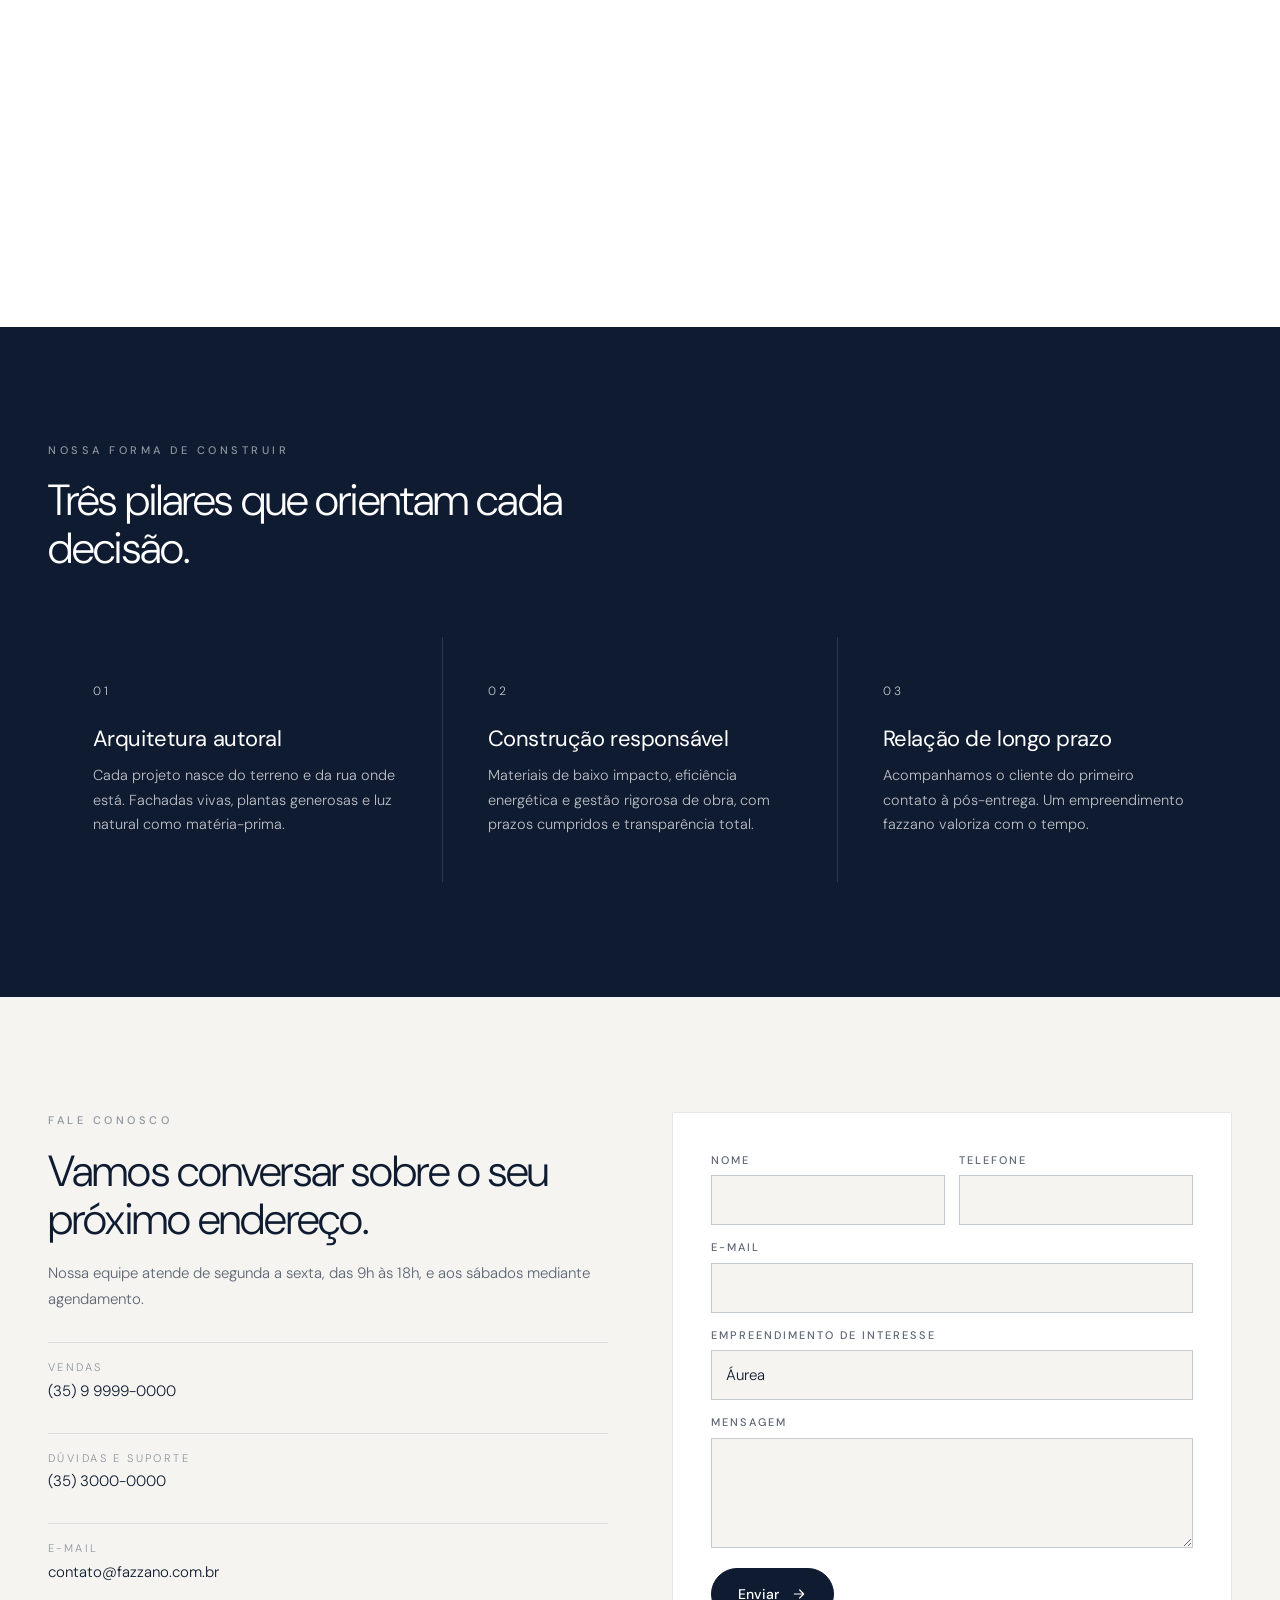
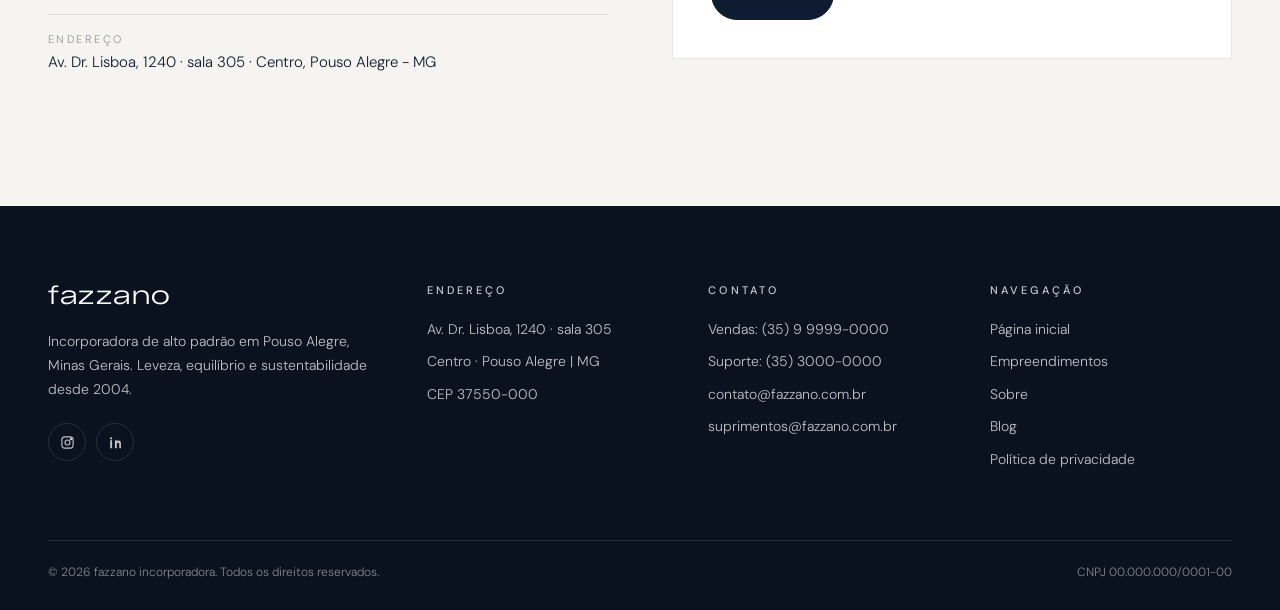
<file: fazzano/index.html>
<!DOCTYPE html>
<html lang="pt-BR">
<head>
<meta charset="UTF-8"><meta name="viewport" content="width=device-width, initial-scale=1">
<title>fazzano incorporadora — Empreendimentos de alto padrão em Pouso Alegre</title>
<meta name="description" content="Incorporadora de alto padrão em Pouso Alegre, MG. Empreendimentos residenciais que unem leveza, equilíbrio e sustentabilidade.">
<link rel="preconnect" href="https://fonts.googleapis.com"><link rel="preconnect" href="https://fonts.gstatic.com" crossorigin>
<link href="https://fonts.googleapis.com/css2?family=DM+Sans:wght@300;400;500;600&family=Zalando+Sans+Expanded:wght@300&display=swap" rel="stylesheet">
<link rel="stylesheet" href="css/style.css">
</head>
<body>
<header class="header is-dark">
  <div class="container">
    <a class="logo" href="#top">fazzano</a>
    <nav class="nav" aria-label="Principal"><a href="#top">Página inicial</a><a href="#empreendimentos">Empreendimentos</a><a href="#sobre">Sobre</a><a href="#">Blog</a></nav>
    <a class="btn btn--sm" href="#contato">Fale conosco <svg viewBox="0 0 24 24" fill="none" stroke="currentColor" stroke-width="1.8" stroke-linecap="round" stroke-linejoin="round"><path d="M5 12h14M13 6l6 6-6 6"/></svg></a>
    <button class="burger" aria-label="Menu"><svg viewBox="0 0 24 24" fill="none" stroke="currentColor" stroke-width="1.6" stroke-linecap="round"><path d="M4 8h16M4 16h16"/></svg></button>
  </div>
</header>
<nav class="mnav on-dark" aria-label="Menu">
  <button class="mnav__close" aria-label="Fechar"><svg viewBox="0 0 24 24" fill="none" stroke="currentColor" stroke-width="1.6" stroke-linecap="round" width="18" height="18"><path d="M6 6l12 12M18 6L6 18"/></svg></button>
  <a href="#top">Página inicial</a><a href="#empreendimentos">Empreendimentos</a><a href="#sobre">Sobre</a><a href="#">Blog</a>
  <a class="btn btn--light" href="#contato">Fale conosco <svg viewBox="0 0 24 24" fill="none" stroke="currentColor" stroke-width="1.8" stroke-linecap="round" stroke-linejoin="round"><path d="M5 12h14M13 6l6 6-6 6"/></svg></a>
</nav>

<main id="top">
<section class="hero">
  <div class="hero__slide is-active"><img src="assets/img/hero-1.jpg" alt="Áurea" fetchpriority="high"></div><div class="hero__slide"><img src="assets/img/hero-2.jpg" alt="Vértice" loading="lazy"></div><div class="hero__slide"><img src="assets/img/hero-3.jpg" alt="Lumen" loading="lazy"></div>
  <div class="hero__copy">
    <div class="container">
      <div>
        <div class="hero__name" id="hero-name">Áurea</div>
        <div class="hero__meta" id="hero-meta"><span><b>Lançamento</b>Status</span><span><b>162 a 250 m²</b>Apartamentos</span><span><b>Centro</b>Pouso Alegre - MG</span></div>
        <div class="hero__cta"><a class="btn btn--light" href="https://www.krystal.com.br/">Saiba mais <svg viewBox="0 0 24 24" fill="none" stroke="currentColor" stroke-width="1.8" stroke-linecap="round" stroke-linejoin="round"><path d="M5 12h14M13 6l6 6-6 6"/></svg></a><a class="btn btn--light" href="#empreendimentos">Ver empreendimentos</a></div>
      </div>
      <div class="hero__nav"><button class="hero__arrow prev" aria-label="Anterior"><svg viewBox="0 0 24 24" fill="none" stroke="currentColor" stroke-width="1.8" stroke-linecap="round" stroke-linejoin="round"><path d="M19 12H5M11 18l-6-6 6-6"/></svg></button><div class="hero__dots"><button aria-label="Slide 1"><i></i></button><button aria-label="Slide 2"><i></i></button><button aria-label="Slide 3"><i></i></button></div><button class="hero__arrow next" aria-label="Próximo"><svg viewBox="0 0 24 24" fill="none" stroke="currentColor" stroke-width="1.8" stroke-linecap="round" stroke-linejoin="round"><path d="M5 12h14M13 6l6 6-6 6"/></svg></button><span class="hero__count">01 / 03</span></div>
    </div>
  </div>
</section>

<section class="sec" id="empreendimentos">
  <div class="container">
    <div class="head reveal"><div><span class="eyebrow">Empreendimentos</span><h2>Projetos que transcendem o tempo e a estética.</h2></div><p class="lead" style="max-width:38ch">Residenciais de alto padrão em Pouso Alegre, do lançamento à entrega das chaves.</p></div>
    <div class="emps"><article class="emp reveal"><figure><img src="assets/img/emp-aurea.jpg" alt="Áurea" loading="lazy"><span class="emp__status is-launch">Lançamento</span></figure><div class="emp__body"><h3>Áurea</h3><dl><div><dt>Aptos.</dt><dd>162 m² a 250 m²</dd></div><div><dt>End.</dt><dd>R. Comendador José Garcia, 677 · Centro, Pouso Alegre - MG</dd></div></dl><a class="btn btn--sm" href="https://www.krystal.com.br/" target="_blank" rel="noopener">Saiba mais <svg viewBox="0 0 24 24" fill="none" stroke="currentColor" stroke-width="1.8" stroke-linecap="round" stroke-linejoin="round"><path d="M5 12h14M13 6l6 6-6 6"/></svg></a></div></article><article class="emp reveal"><figure><img src="assets/img/emp-vertice.jpg" alt="Vértice" loading="lazy"><span class="emp__status is-launch">Lançamento</span></figure><div class="emp__body"><h3>Vértice</h3><dl><div><dt>Aptos.</dt><dd>131 m² a 270 m²</dd></div><div><dt>End.</dt><dd>Av. Dr. Lisboa, 1149 · Centro, Pouso Alegre - MG</dd></div></dl><a class="btn btn--sm" href="https://www.krystal.com.br/" target="_blank" rel="noopener">Saiba mais <svg viewBox="0 0 24 24" fill="none" stroke="currentColor" stroke-width="1.8" stroke-linecap="round" stroke-linejoin="round"><path d="M5 12h14M13 6l6 6-6 6"/></svg></a></div></article><article class="emp reveal"><figure><img src="assets/img/emp-lumen.jpg" alt="Lumen" loading="lazy"><span class="emp__status">Dezembro | 27</span></figure><div class="emp__body"><h3>Lumen</h3><dl><div><dt>Aptos.</dt><dd>123 m² a 281 m²</dd></div><div><dt>End.</dt><dd>R. Adolfo Olinto, 85 · São Geraldo, Pouso Alegre - MG</dd></div></dl><a class="btn btn--sm" href="https://www.krystal.com.br/" target="_blank" rel="noopener">Saiba mais <svg viewBox="0 0 24 24" fill="none" stroke="currentColor" stroke-width="1.8" stroke-linecap="round" stroke-linejoin="round"><path d="M5 12h14M13 6l6 6-6 6"/></svg></a></div></article><article class="emp reveal"><figure><img src="assets/img/emp-alameda.jpg" alt="Alameda 340" loading="lazy"><span class="emp__status">Setembro | 2026</span></figure><div class="emp__body"><h3>Alameda 340</h3><dl><div><dt>Aptos.</dt><dd>105 m² a 223 m²</dd></div><div><dt>End.</dt><dd>R. Dr. Nelson Vieira, 340 · Medicina, Pouso Alegre - MG</dd></div></dl><a class="btn btn--sm" href="https://www.krystal.com.br/" target="_blank" rel="noopener">Saiba mais <svg viewBox="0 0 24 24" fill="none" stroke="currentColor" stroke-width="1.8" stroke-linecap="round" stroke-linejoin="round"><path d="M5 12h14M13 6l6 6-6 6"/></svg></a></div></article><article class="emp reveal"><figure><img src="assets/img/emp-solar.jpg" alt="Solar Mantiqueira" loading="lazy"><span class="emp__status">Entregue</span></figure><div class="emp__body"><h3>Solar Mantiqueira</h3><dl><div><dt>Aptos.</dt><dd>133 m² a 217 m²</dd></div><div><dt>End.</dt><dd>Av. Vicente Simões, 637 · Fátima, Pouso Alegre - MG</dd></div></dl><a class="btn btn--sm" href="https://www.krystal.com.br/" target="_blank" rel="noopener">Saiba mais <svg viewBox="0 0 24 24" fill="none" stroke="currentColor" stroke-width="1.8" stroke-linecap="round" stroke-linejoin="round"><path d="M5 12h14M13 6l6 6-6 6"/></svg></a></div></article><article class="emp reveal"><figure><img src="assets/img/emp-ravena.jpg" alt="Ravena" loading="lazy"><span class="emp__status">Entregue</span></figure><div class="emp__body"><h3>Ravena</h3><dl><div><dt>Aptos.</dt><dd>81 m² a 178 m²</dd></div><div><dt>End.</dt><dd>R. Coronel Otávio Meyer, 980 · Centro, Pouso Alegre - MG</dd></div></dl><a class="btn btn--sm" href="https://www.krystal.com.br/" target="_blank" rel="noopener">Saiba mais <svg viewBox="0 0 24 24" fill="none" stroke="currentColor" stroke-width="1.8" stroke-linecap="round" stroke-linejoin="round"><path d="M5 12h14M13 6l6 6-6 6"/></svg></a></div></article></div>
  </div>
</section>

<section class="sec sec--white" id="sobre">
  <div class="container about">
    <div class="about__copy reveal">
      <span class="eyebrow">Sobre nós</span>
      <h2>Leveza, equilíbrio e sustentabilidade em cada projeto.</h2>
      <p>A <b>fazzano</b> é uma incorporadora que cria empreendimentos de alto padrão projetados para refletir a identidade do entorno e proporcionar bem-estar. Com <b>mais de 20 anos de experiência</b> no sul de Minas, alia inovação e qualidade construtiva para transformar espaços em cenários de novas histórias de vida.</p>
      <div class="about__stats"><div><b>20+</b><span>anos de atuação</span></div><div><b>14</b><span>empreendimentos</span></div><div><b>620</b><span>famílias atendidas</span></div></div>
      <a class="btn" href="#">Conheça a fazzano <svg viewBox="0 0 24 24" fill="none" stroke="currentColor" stroke-width="1.8" stroke-linecap="round" stroke-linejoin="round"><path d="M5 12h14M13 6l6 6-6 6"/></svg></a>
    </div>
    <figure class="about__media reveal"><img src="assets/img/sobre.jpg" alt="Detalhe de fachada" loading="lazy"></figure>
  </div>
</section>

<section class="sec sec--navy on-dark">
  <div class="container">
    <div class="head reveal"><div><span class="eyebrow">Nossa forma de construir</span><h2>Três pilares que orientam cada decisão.</h2></div></div>
    <div class="pillars">
      <div class="pillar reveal"><span>01</span><h3>Arquitetura autoral</h3><p>Cada projeto nasce do terreno e da rua onde está. Fachadas vivas, plantas generosas e luz natural como matéria-prima.</p></div>
      <div class="pillar reveal"><span>02</span><h3>Construção responsável</h3><p>Materiais de baixo impacto, eficiência energética e gestão rigorosa de obra, com prazos cumpridos e transparência total.</p></div>
      <div class="pillar reveal"><span>03</span><h3>Relação de longo prazo</h3><p>Acompanhamos o cliente do primeiro contato à pós-entrega. Um empreendimento fazzano valoriza com o tempo.</p></div>
    </div>
  </div>
</section>

<section class="sec" id="contato">
  <div class="container contact">
    <div class="reveal">
      <span class="eyebrow">Fale conosco</span>
      <h2>Vamos conversar sobre o seu próximo endereço.</h2>
      <p class="lead">Nossa equipe atende de segunda a sexta, das 9h às 18h, e aos sábados mediante agendamento.</p>
      <ul class="contact__list">
        <li><small>Vendas</small>(35) 9 9999-0000</li>
        <li><small>Dúvidas e suporte</small>(35) 3000-0000</li>
        <li><small>E-mail</small>contato@fazzano.com.br</li>
        <li><small>Endereço</small>Av. Dr. Lisboa, 1240 · sala 305 · Centro, Pouso Alegre - MG</li>
      </ul>
    </div>
    <form class="form reveal" id="lead-form" novalidate>
      <div class="row"><div class="field"><label for="nome">Nome</label><input id="nome" name="nome" type="text" required></div><div class="field"><label for="tel">Telefone</label><input id="tel" name="telefone" type="tel" required></div></div>
      <div class="field"><label for="email">E-mail</label><input id="email" name="email" type="email" required></div>
      <div class="field"><label for="emp">Empreendimento de interesse</label><select id="emp" name="emp"><option>Áurea</option><option>Vértice</option><option>Lumen</option><option>Alameda 340</option><option>Solar Mantiqueira</option><option>Ravena</option></select></div>
      <div class="field"><label for="msg">Mensagem</label><textarea id="msg" name="msg"></textarea></div>
      <button class="btn btn--solid" type="submit">Enviar <svg viewBox="0 0 24 24" fill="none" stroke="currentColor" stroke-width="1.8" stroke-linecap="round" stroke-linejoin="round"><path d="M5 12h14M13 6l6 6-6 6"/></svg></button>
      <p class="form-ok" role="status">Recebemos sua mensagem. Em breve um consultor entra em contato.</p>
    </form>
  </div>
</section>
</main>

<footer class="footer on-dark">
  <div class="container">
    <div class="footer__grid">
      <div><a class="logo" href="#top">fazzano</a><p>Incorporadora de alto padrão em Pouso Alegre, Minas Gerais. Leveza, equilíbrio e sustentabilidade desde 2004.</p><div class="socials"><a href="#" aria-label="Instagram"><svg viewBox="0 0 24 24" fill="none" stroke="currentColor" stroke-width="1.8"><rect x="3" y="3" width="18" height="18" rx="5"/><circle cx="12" cy="12" r="4"/><circle cx="17.5" cy="6.5" r="1" fill="currentColor"/></svg></a><a href="#" aria-label="LinkedIn"><svg viewBox="0 0 24 24" fill="currentColor"><path d="M6.5 8.5h-3V21h3V8.5zM5 3.5a1.8 1.8 0 1 0 0 3.6 1.8 1.8 0 0 0 0-3.6zM21 21h-3v-6.2c0-1.5-.5-2.5-1.9-2.5-1 0-1.6.7-1.9 1.4-.1.2-.1.6-.1.9V21h-3V8.5h3v1.7c.4-.6 1.2-1.5 2.9-1.5 2.1 0 3.7 1.4 3.7 4.3V21H21z"/></svg></a></div></div>
      <div><h4>Endereço</h4><ul><li>Av. Dr. Lisboa, 1240 · sala 305</li><li>Centro · Pouso Alegre | MG</li><li>CEP 37550-000</li></ul></div>
      <div><h4>Contato</h4><ul><li>Vendas: (35) 9 9999-0000</li><li>Suporte: (35) 3000-0000</li><li>contato@fazzano.com.br</li><li>suprimentos@fazzano.com.br</li></ul></div>
      <div><h4>Navegação</h4><ul><li><a href="#top">Página inicial</a></li><li><a href="#empreendimentos">Empreendimentos</a></li><li><a href="#sobre">Sobre</a></li><li><a href="#">Blog</a></li><li><a href="#">Política de privacidade</a></li></ul></div>
    </div>
    <div class="footer__bottom"><span>© <span data-year></span> fazzano incorporadora. Todos os direitos reservados.</span><span>CNPJ 00.000.000/0001-00</span></div>
  </div>
</footer>
<a class="wa" href="#" aria-label="WhatsApp"><svg viewBox="0 0 24 24" fill="currentColor"><path d="M12.04 2C6.58 2 2.13 6.45 2.13 11.91c0 1.75.46 3.45 1.32 4.95L2.05 22l5.25-1.38c1.45.79 3.08 1.21 4.74 1.21 5.46 0 9.91-4.45 9.91-9.91S17.5 2 12.04 2m0 1.67c4.54 0 8.24 3.7 8.24 8.24 0 4.54-3.7 8.24-8.24 8.24-1.48 0-2.93-.39-4.19-1.15l-.3-.17-3.12.82.83-3.04-.2-.32a8.19 8.19 0 0 1-1.26-4.38c0-4.54 3.7-8.24 8.24-8.24M8.53 7.33c-.16 0-.43.06-.66.31-.22.25-.87.86-.87 2.07 0 1.22.89 2.39 1 2.56.14.17 1.76 2.67 4.25 3.73.59.27 1.05.42 1.41.53.59.19 1.13.16 1.56.1.48-.07 1.46-.6 1.67-1.18.21-.58.21-1.07.15-1.18-.07-.1-.23-.16-.48-.27-.25-.14-1.47-.74-1.69-.82-.23-.08-.37-.12-.56.12-.16.25-.64.81-.78.97-.15.17-.29.19-.53.07-.26-.13-1.06-.39-2-1.23-.74-.66-1.23-1.47-1.38-1.72-.12-.24-.01-.39.11-.5.11-.11.27-.29.37-.44.13-.14.17-.25.25-.41.08-.17.04-.31-.02-.43-.06-.11-.56-1.35-.77-1.84-.2-.48-.4-.42-.56-.43-.14 0-.3-.01-.47-.01"/></svg></a>
<script src="../i18n.en.js"></script>
<script src="../i18n.es.js"></script>
<script src="../i18n.js"></script>
<script>window.__slides=[['Áurea', 'Lançamento', '162 a 250 m²', 'Centro'], ['Vértice', 'Lançamento', '131 a 270 m²', 'Centro'], ['Lumen', 'Entrega dez | 27', '123 a 281 m²', 'São Geraldo']];</script>
<script src="js/main.js"></script>
</body>
</html>
</file>
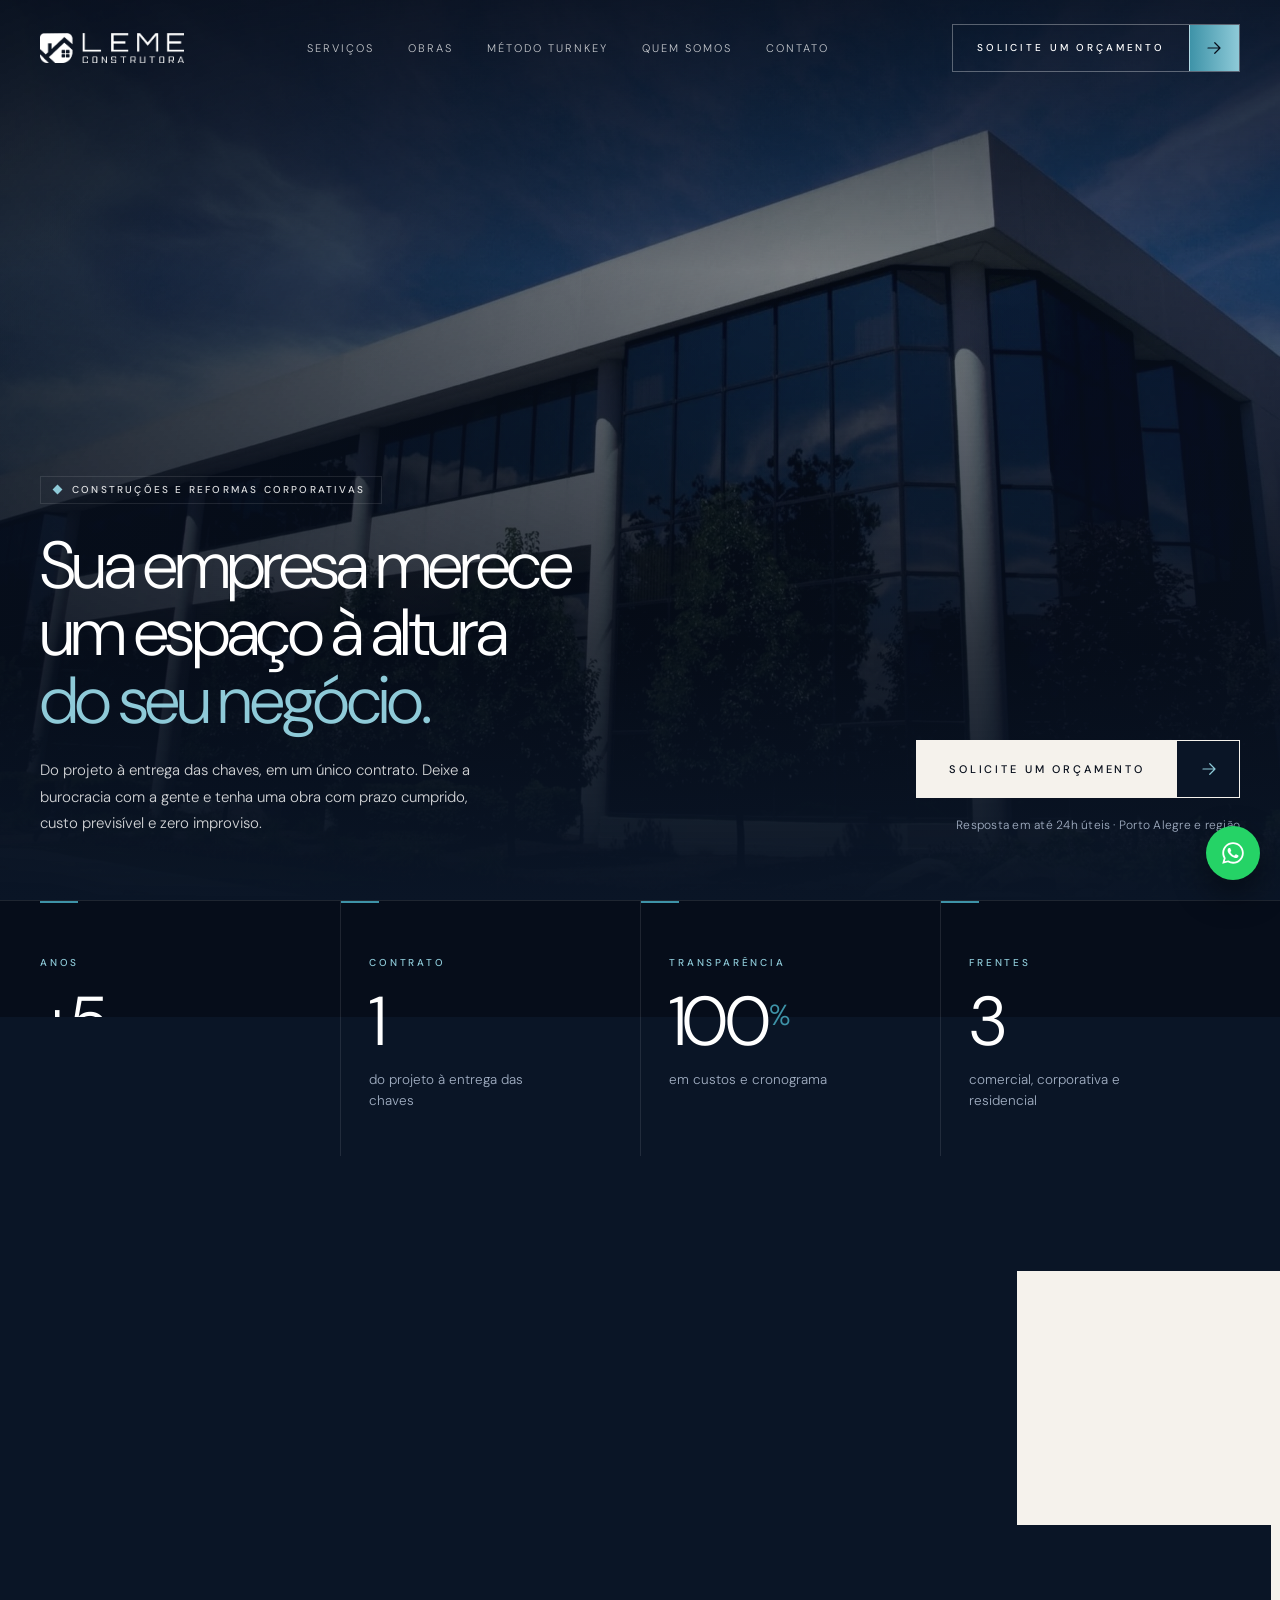
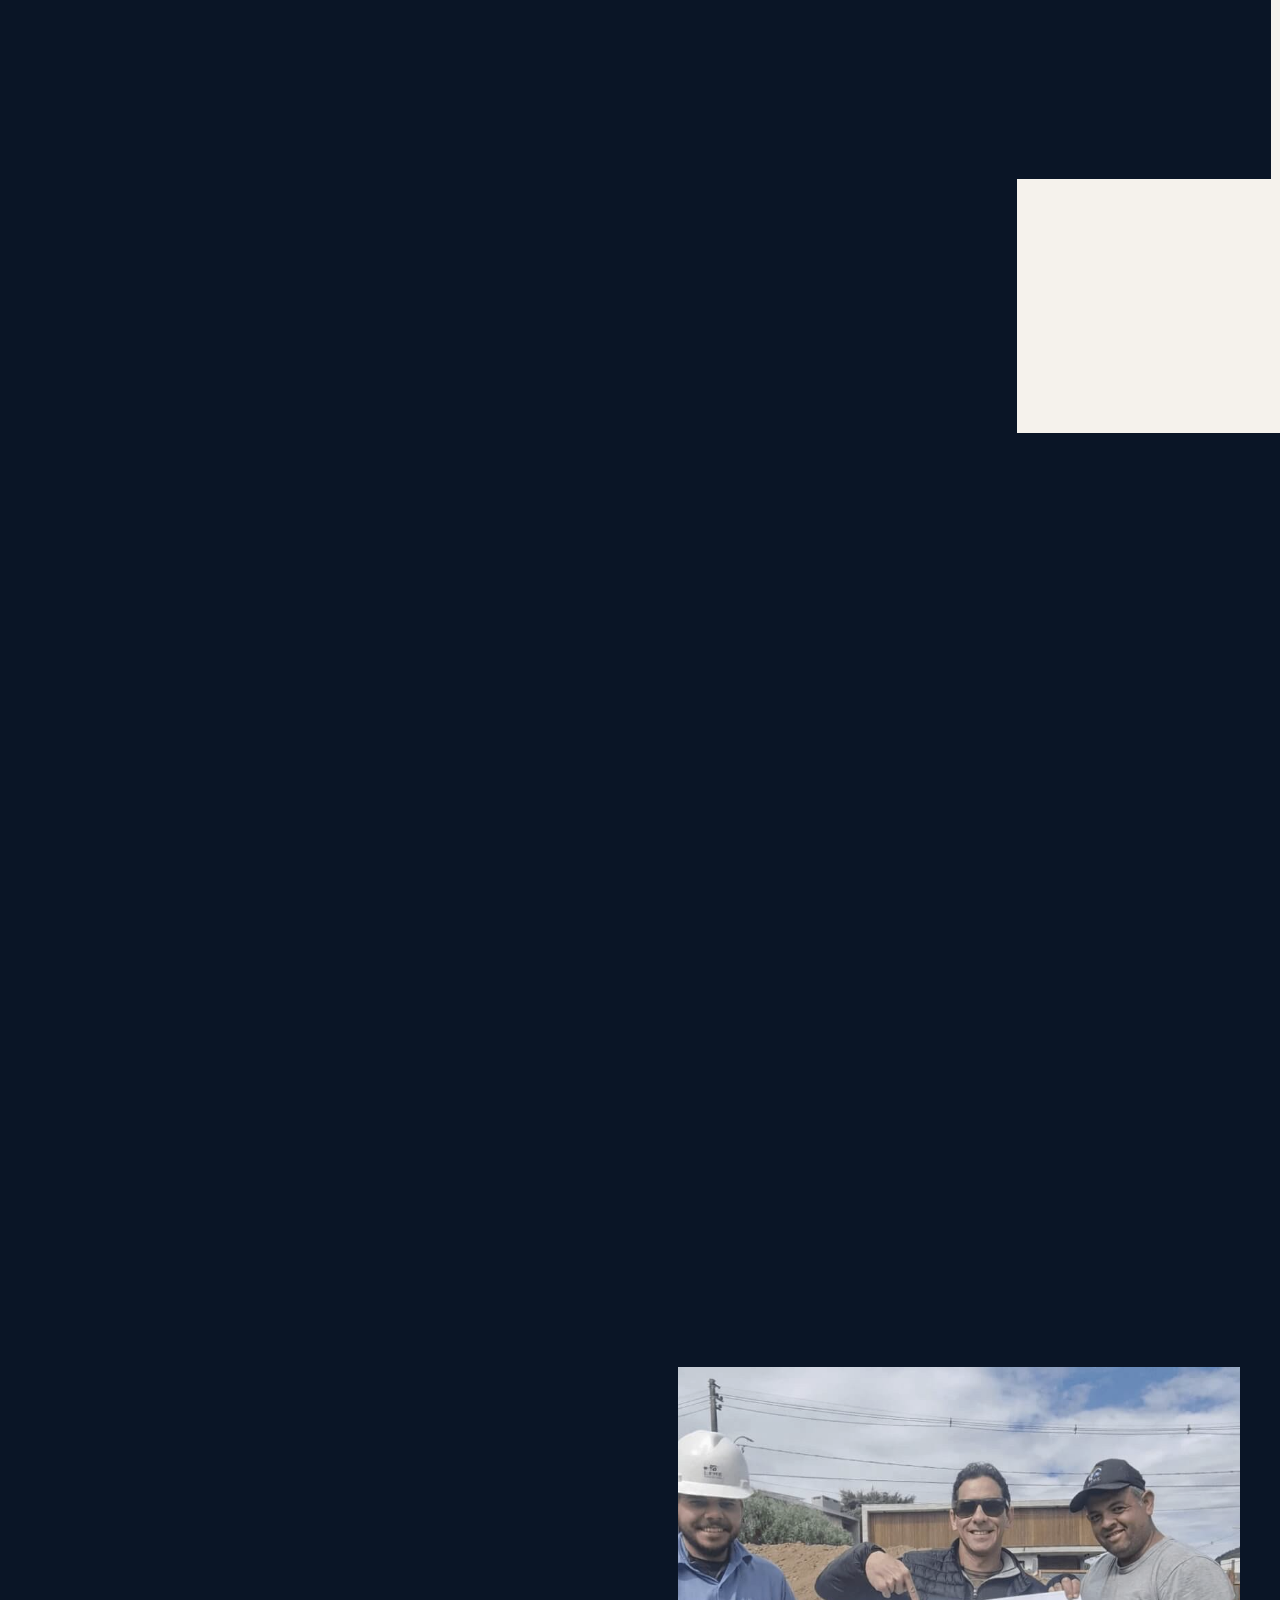
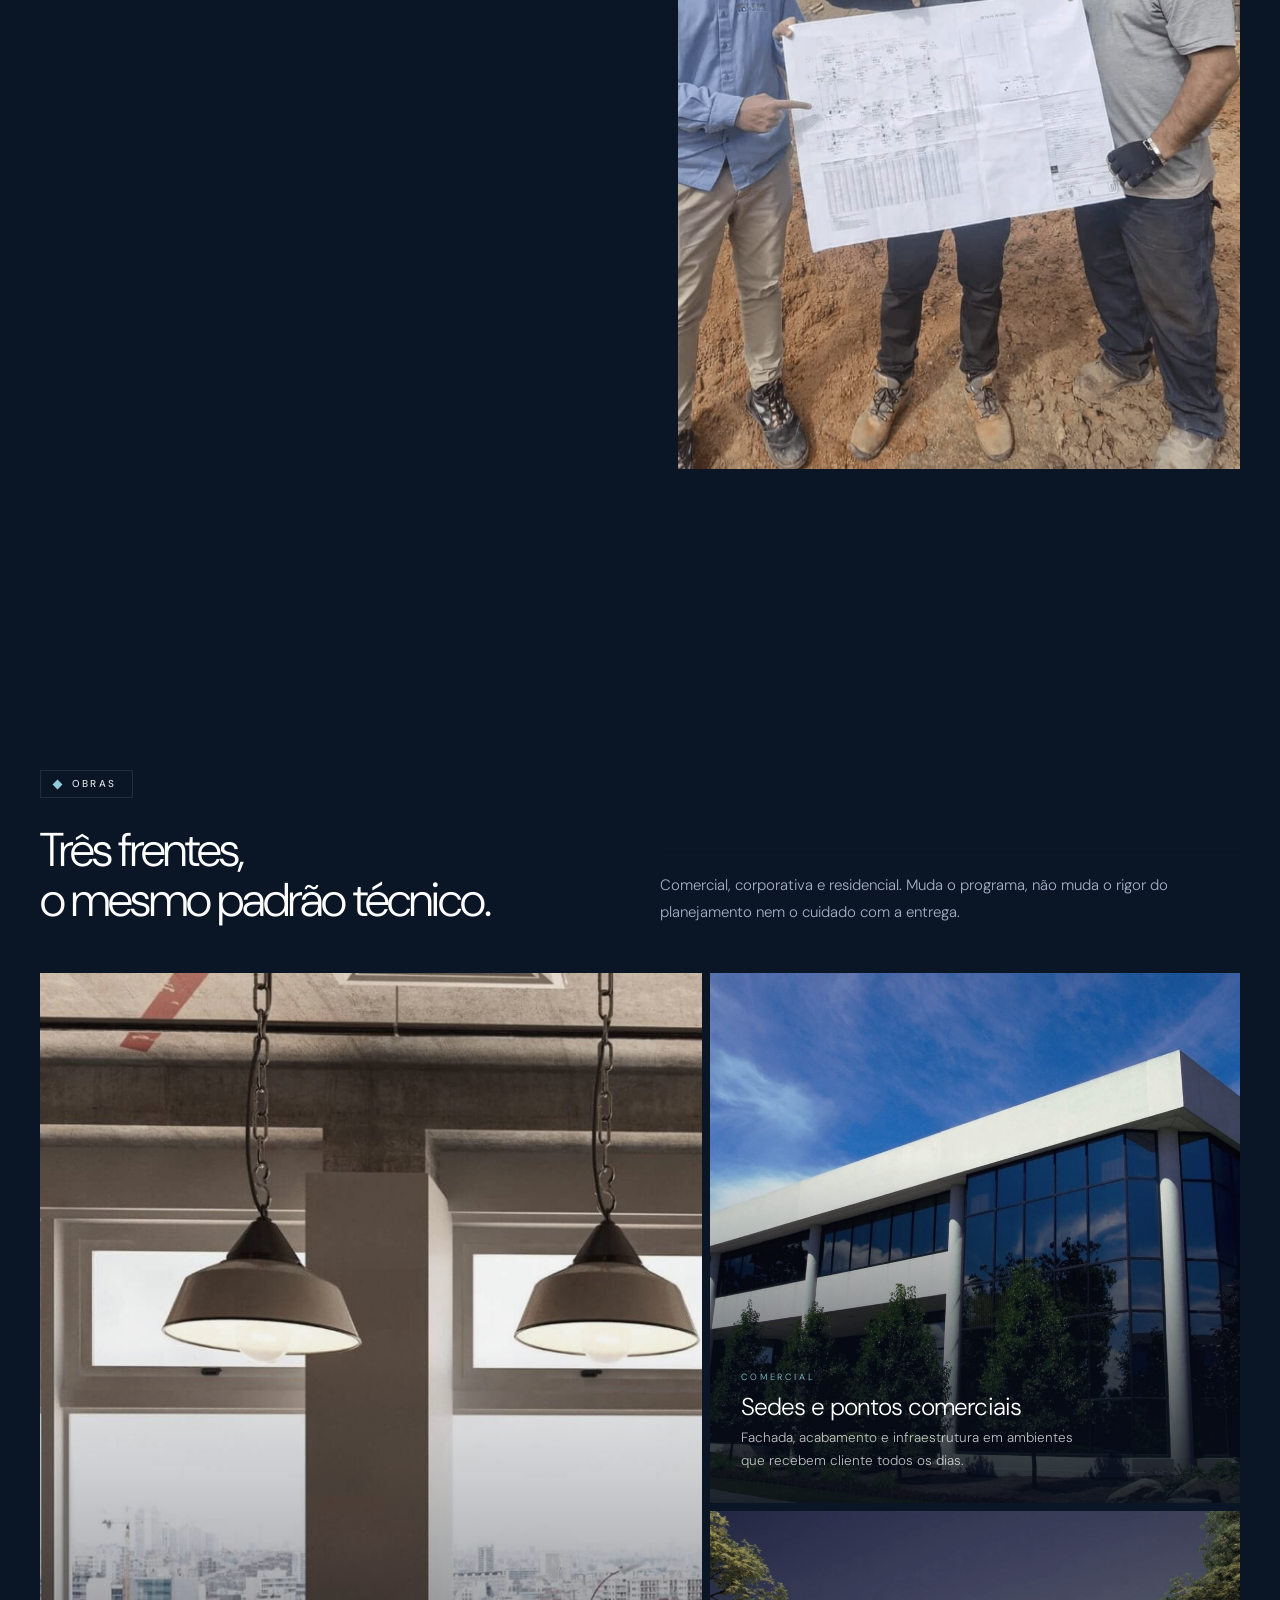
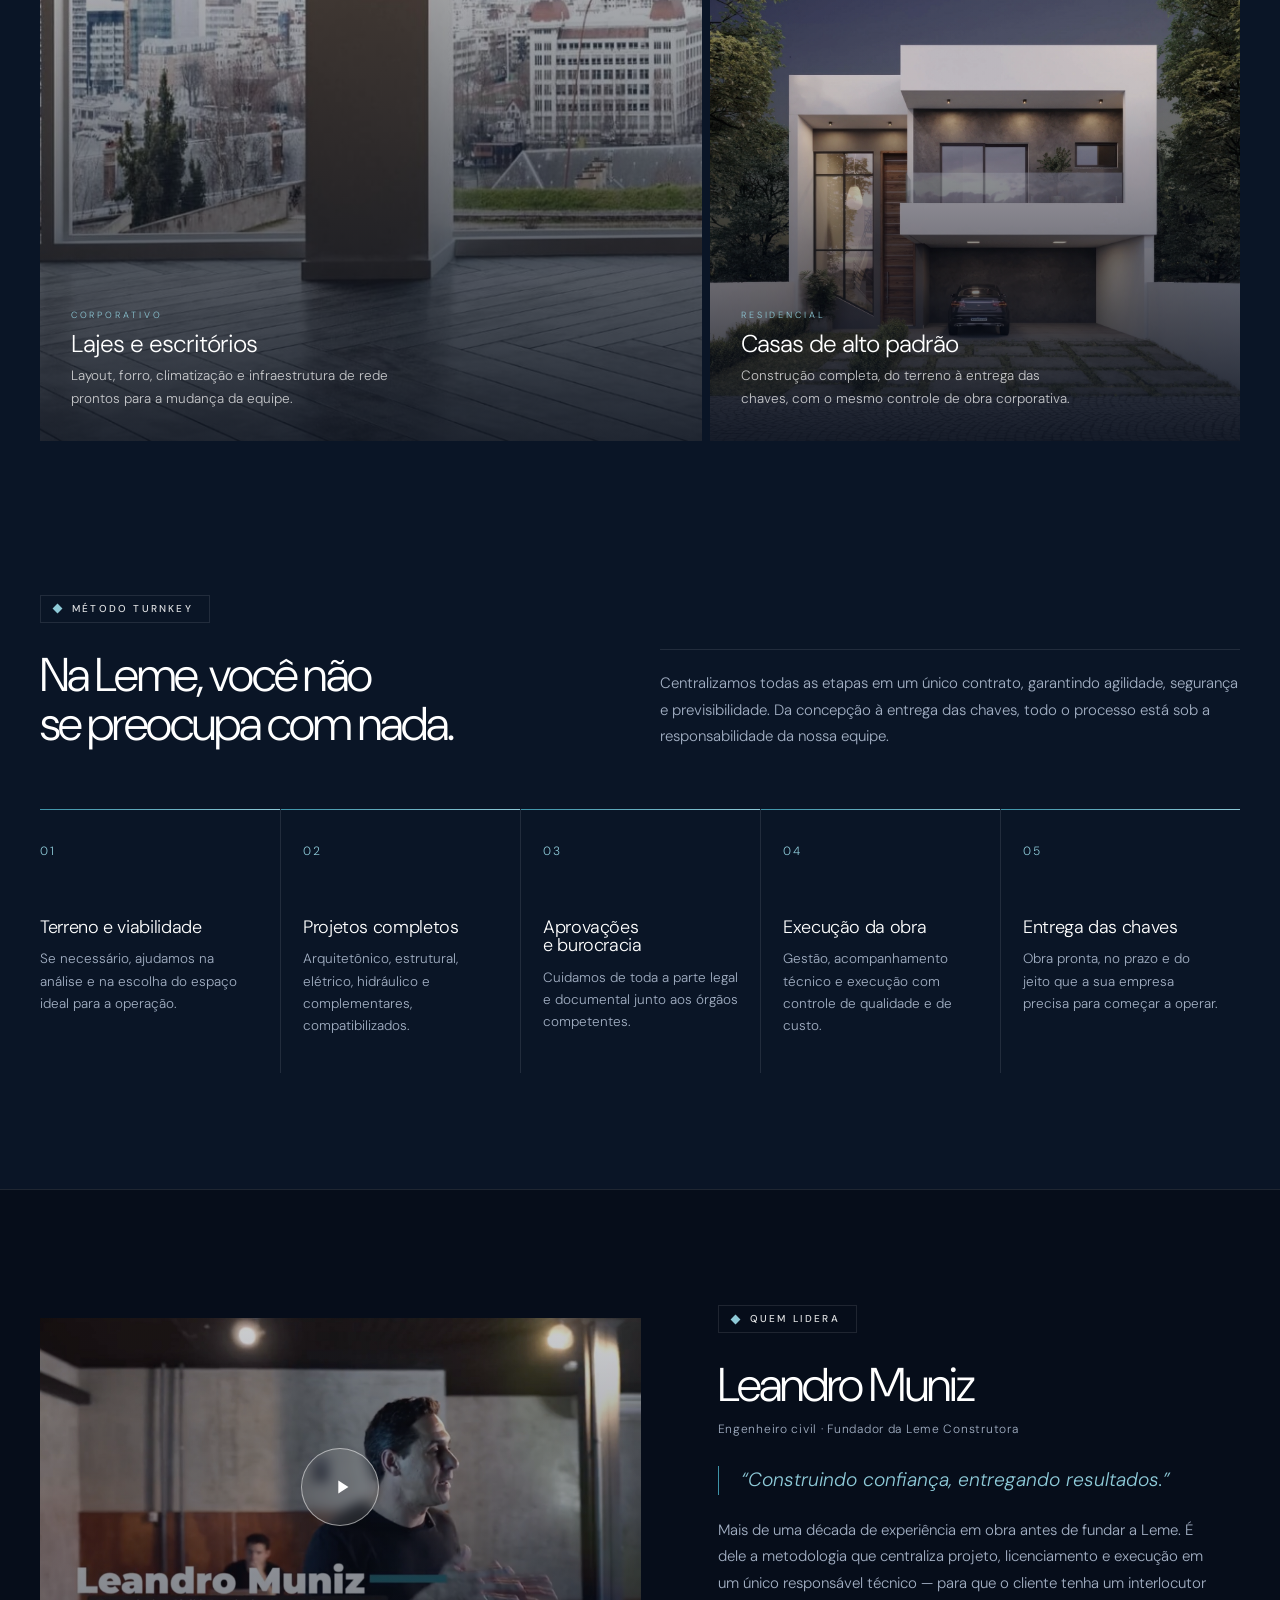
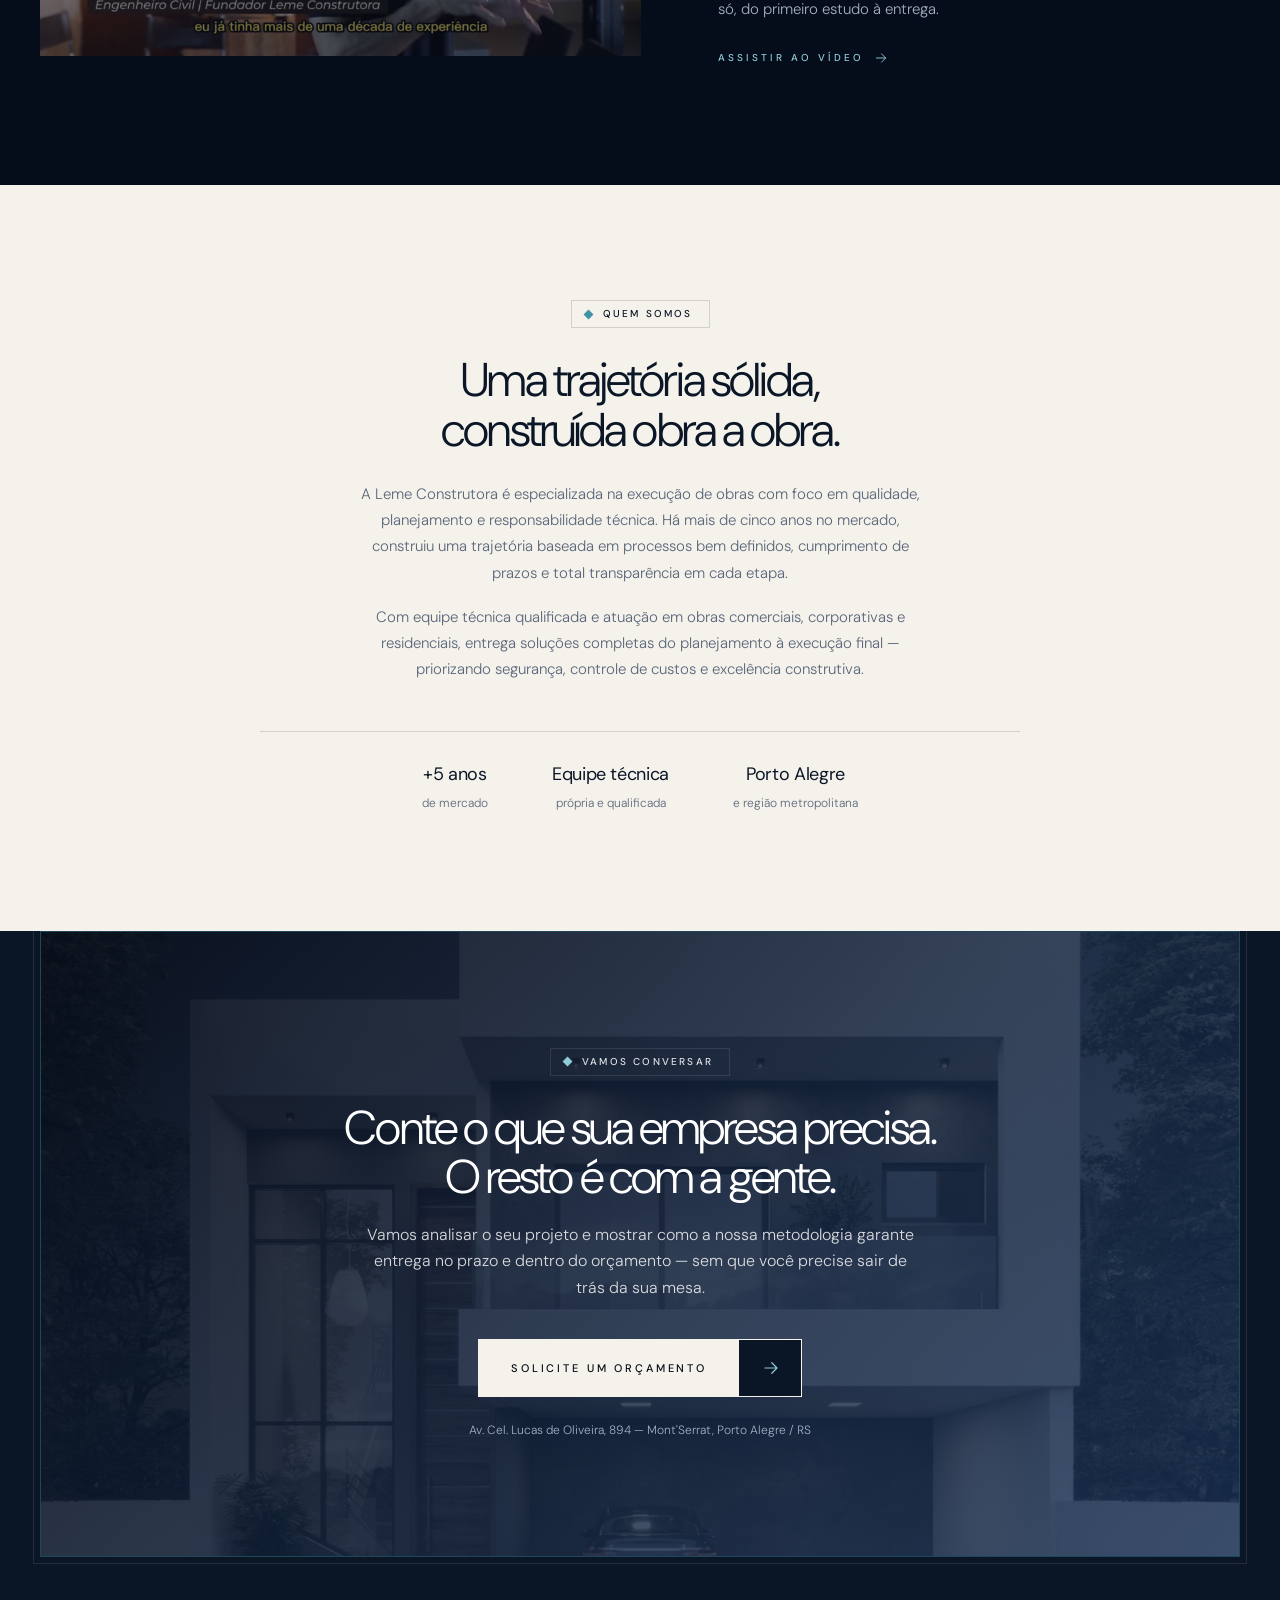
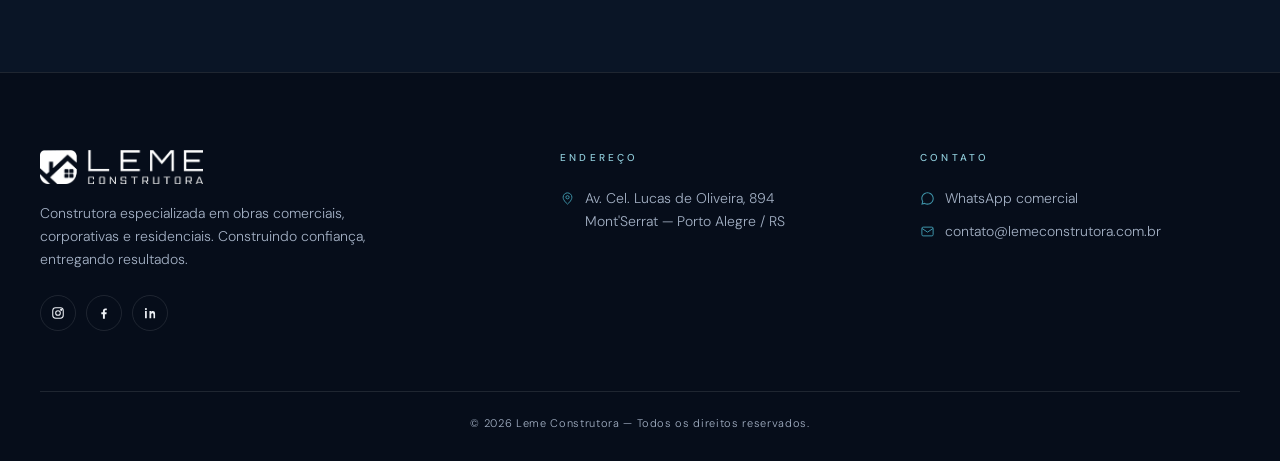
<file: leme/index.html>
<!DOCTYPE html>
<html lang="pt-BR">
<head>
<meta charset="UTF-8">
<meta name="viewport" content="width=device-width, initial-scale=1">
<title>Leme Construtora — Obras e reformas corporativas em Porto Alegre</title>
<meta name="description" content="Construtora especializada em obras comerciais, corporativas e residenciais. Método TurnKey: um único contrato do projeto à entrega das chaves, com prazo e orçamento previsíveis.">
<meta property="og:title" content="Leme Construtora — Construindo confiança, entregando resultados">
<meta property="og:description" content="Obras comerciais, corporativas e residenciais com contrato único, prazo cumprido e custo previsível.">
<meta property="og:image" content="assets/img/hero.jpg">
<meta property="og:type" content="website">
<link rel="icon" type="image/png" href="assets/img/favicon.png">
<link rel="apple-touch-icon" href="assets/img/favicon.png">
<link rel="preconnect" href="https://fonts.googleapis.com">
<link rel="preconnect" href="https://fonts.gstatic.com" crossorigin>
<link href="https://fonts.googleapis.com/css2?family=DM+Sans:ital,opsz,wght@0,9..40,300;0,9..40,400;0,9..40,500;1,9..40,300&display=swap" rel="stylesheet">
<link rel="stylesheet" href="css/style.css">
</head>
<body>

<header class="header">
  <div class="container">
    <a class="brand" href="#top" aria-label="Leme Construtora"><img src="assets/img/logo.png" alt="Leme Construtora"></a>
    <nav class="nav" aria-label="Principal">
      <a href="#servicos">Serviços</a><a href="#obras">Obras</a><a href="#metodo">Método TurnKey</a><a href="#fundador">Quem somos</a><a href="#contato">Contato</a>
    </nav>
    <div class="header__cta">
      <a class="btn btn--sm" href="#contato"><span>Solicite um orçamento</span><i><svg viewBox="0 0 24 24" fill="none" stroke="currentColor" stroke-width="1.6" stroke-linecap="round" stroke-linejoin="round"><path d="M4 12h16M13 5l7 7-7 7"/></svg></i></a>
      <button class="burger" aria-label="Abrir menu"><svg viewBox="0 0 24 24" fill="none" stroke="currentColor" stroke-width="1.6" stroke-linecap="round"><path d="M4 8h16M4 16h16"/></svg></button>
    </div>
  </div>
</header>

<nav class="mnav" aria-label="Menu">
  <button class="mnav__close" aria-label="Fechar menu"><svg viewBox="0 0 24 24" fill="none" stroke="currentColor" stroke-width="1.6" stroke-linecap="round" width="18" height="18"><path d="M6 6l12 12M18 6L6 18"/></svg></button>
  <a href="#servicos">Serviços</a><a href="#obras">Obras</a><a href="#metodo">Método TurnKey</a><a href="#fundador">Quem somos</a><a href="#contato">Contato</a>
  <a class="btn" href="#contato"><span>Solicite um orçamento</span><i><svg viewBox="0 0 24 24" fill="none" stroke="currentColor" stroke-width="1.6" stroke-linecap="round" stroke-linejoin="round"><path d="M4 12h16M13 5l7 7-7 7"/></svg></i></a>
</nav>

<main id="top">

<!-- HERO -->
<section class="hero">
  <div class="hero__media"><img src="assets/img/hero.jpg" alt="" fetchpriority="high"></div>
  <div class="container">
    <div class="hero__grid">
      <div>
        <span class="tag hero-tag">Construções e reformas corporativas</span>
        <h1 class="hero-title"><span style="--i:0">Sua empresa merece</span><span style="--i:1">um espaço à altura</span><span class="accent" style="--i:2">do seu negócio.</span></h1>
        <p class="lead">Do projeto à entrega das chaves, em um único contrato. Deixe a burocracia com a gente e tenha uma obra com prazo cumprido, custo previsível e zero improviso.</p>
      </div>
      <div class="hero__cta">
        <a class="btn btn--solid" href="#contato"><span>Solicite um orçamento</span><i><svg viewBox="0 0 24 24" fill="none" stroke="currentColor" stroke-width="1.6" stroke-linecap="round" stroke-linejoin="round"><path d="M4 12h16M13 5l7 7-7 7"/></svg></i></a>
        <small>Resposta em até 24h úteis · Porto Alegre e região</small>
      </div>
    </div>
  </div>
</section>

<!-- NÚMEROS -->
<section class="stats">
  <div class="container">
    <div class="stat reveal"><em>Anos</em><b>+5</b><span>de atuação em obras corporativas</span></div>
    <div class="stat reveal"><em>Contrato</em><b>1</b><span>do projeto à entrega das chaves</span></div>
    <div class="stat reveal"><em>Transparência</em><b>100<i>%</i></b><span>em custos e cronograma</span></div>
    <div class="stat reveal"><em>Frentes</em><b>3</b><span>comercial, corporativa e residencial</span></div>
  </div>
</section>

<!-- INTRO -->
<section class="sec light">
  <div class="container intro">
    <figure class="intro__media reveal"><img src="assets/img/intro-portrait.jpg" alt="Andar corporativo preparado para ocupação" loading="lazy"></figure>
    <div class="reveal">
      <span class="tag">Leme Construtora</span>
      <h2>Obra de empresa<br>não é obra comum.</h2>
      <p style="margin-top:26px">A Leme executa obras comerciais, corporativas e residenciais com foco em planejamento, controle e excelência técnica em todas as etapas do projeto. Cada obra é conduzida com a seriedade que a operação de uma empresa exige.</p>
      <p>Processos bem definidos, equipe técnica qualificada e comunicação transparente com gestores e tomadores de decisão. O resultado é uma obra eficiente, bem executada e alinhada aos objetivos estratégicos de cada cliente.</p>
      <a class="btn" href="#contato"><span>Falar com a equipe</span><i><svg viewBox="0 0 24 24" fill="none" stroke="currentColor" stroke-width="1.6" stroke-linecap="round" stroke-linejoin="round"><path d="M4 12h16M13 5l7 7-7 7"/></svg></i></a>
    </div>
  </div>
</section>

<!-- SERVIÇOS -->
<section class="sec light sec--tight" id="servicos">
  <div class="container">
    <div class="svc__top reveal">
      <div><span class="tag">Serviços</span><h2>Do projeto à inauguração,<br>nós cuidamos de tudo.</h2></div>
      <p class="lead">Uma única equipe responsável por projeto, licenças, execução e entrega — para que a sua não precise parar para tocar obra.</p>
    </div>
    <ul class="svc">
      <li class="reveal"><svg viewBox="0 0 24 24" fill="none" stroke="currentColor" stroke-linecap="round" stroke-linejoin="round"><path d="M3 21h18M5 21V8l7-5 7 5v13M10 21v-6h4v6"/></svg><h3>Projetos arquitetônicos e executivos</h3><p>Arquitetura, estrutura, elétrica, hidráulica e climatização compatibilizados antes de a obra começar.</p></li>
      <li class="reveal"><svg viewBox="0 0 24 24" fill="none" stroke="currentColor" stroke-linecap="round" stroke-linejoin="round"><path d="M4 20h16M6 20V9h5v11M13 20V4h5v16"/></svg><h3>Reformas estruturais e de layout</h3><p>Readequação completa de plantas, vedações e instalações, com obra limpa e operação preservada.</p></li>
      <li class="reveal"><svg viewBox="0 0 24 24" fill="none" stroke="currentColor" stroke-linecap="round" stroke-linejoin="round"><path d="M3 12h7V5h11v14H10v-7"/><path d="M3 12v7h7"/></svg><h3>Expansões e adequações de espaço</h3><p>Ampliação de área útil, novas unidades e adequação a normas técnicas e de acessibilidade.</p></li>
      <li class="reveal"><svg viewBox="0 0 24 24" fill="none" stroke="currentColor" stroke-linecap="round" stroke-linejoin="round"><path d="M14 3H7a2 2 0 0 0-2 2v14a2 2 0 0 0 2 2h10a2 2 0 0 0 2-2V8z"/><path d="M14 3v5h5M9 14l2 2 4-4"/></svg><h3>Gestão burocrática e legalização</h3><p>Prefeitura, bombeiros, concessionárias e alvarás. Cuidamos de toda a parte legal e documental.</p></li>
      <li class="reveal"><svg viewBox="0 0 24 24" fill="none" stroke="currentColor" stroke-linecap="round" stroke-linejoin="round"><path d="M12 3l8 4v6c0 4.5-3.2 7.3-8 8-4.8-.7-8-3.5-8-8V7z"/><path d="m9 12 2 2 4-4"/></svg><h3>Gerenciamento e acompanhamento</h3><p>Cronograma físico-financeiro, medições e relatórios periódicos para quem decide.</p></li>
      <li class="reveal"><svg viewBox="0 0 24 24" fill="none" stroke="currentColor" stroke-linecap="round" stroke-linejoin="round"><circle cx="8" cy="8" r="4.5"/><path d="m11.2 11.2 8.3 8.3M17 17l-1.8 1.8M14.4 14.4 12.8 16"/></svg><h3>Entrega “chave na mão”</h3><p>Contrato único, responsável técnico único e uma obra pronta para operar no dia combinado.</p></li>
    </ul>
  </div>
</section>

<!-- DOR / SOLUÇÃO -->
<section class="sec pain">
  <div class="container pain__grid">
    <div class="reveal">
      <span class="tag">Deixa conosco, a Leme resolve</span>
      <h2>Por que tanta empresa<br>sofre durante uma obra?</h2>
      <p class="lead" style="margin-top:24px">Gerenciar uma construção ou reforma sozinho vira um segundo trabalho. Além da obra em si, é preciso coordenar fornecedores, resolver burocracias e cobrar prazos — e é aí que aparecem custos inesperados, atrasos e desgaste.</p>
      <p class="lead" style="margin-top:18px;color:#fff">Com a Leme, tudo isso passa a ser responsabilidade nossa:</p>
      <ul class="pain__list">
        <li><svg viewBox="0 0 24 24" fill="none" stroke="currentColor" stroke-width="1.6" stroke-linecap="round" stroke-linejoin="round"><path d="M20 6 9 17l-5-5"/></svg>Múltiplos contratos e fornecedores gerenciados por nós</li>
        <li><svg viewBox="0 0 24 24" fill="none" stroke="currentColor" stroke-width="1.6" stroke-linecap="round" stroke-linejoin="round"><path d="M20 6 9 17l-5-5"/></svg>Transparência total nos custos, do orçamento à medição final</li>
        <li><svg viewBox="0 0 24 24" fill="none" stroke="currentColor" stroke-width="1.6" stroke-linecap="round" stroke-linejoin="round"><path d="M20 6 9 17l-5-5"/></svg>Cumprimento rigoroso dos prazos acordados em contrato</li>
        <li><svg viewBox="0 0 24 24" fill="none" stroke="currentColor" stroke-width="1.6" stroke-linecap="round" stroke-linejoin="round"><path d="M20 6 9 17l-5-5"/></svg>Gestão completa de licenças, aprovações e documentação</li>
        <li><svg viewBox="0 0 24 24" fill="none" stroke="currentColor" stroke-width="1.6" stroke-linecap="round" stroke-linejoin="round"><path d="M20 6 9 17l-5-5"/></svg>Acompanhamento técnico em todas as etapas da obra</li>
        <li><svg viewBox="0 0 24 24" fill="none" stroke="currentColor" stroke-width="1.6" stroke-linecap="round" stroke-linejoin="round"><path d="M20 6 9 17l-5-5"/></svg>Uma experiência de obra organizada e sem complicações</li>
      </ul>
      <a class="btn" href="#contato" style="margin-top:38px"><span>Solicite um orçamento</span><i><svg viewBox="0 0 24 24" fill="none" stroke="currentColor" stroke-width="1.6" stroke-linecap="round" stroke-linejoin="round"><path d="M4 12h16M13 5l7 7-7 7"/></svg></i></a>
    </div>
    <div class="pain__media reveal">
      <img src="assets/img/equipe.jpg" alt="Equipe técnica da Leme Construtora conferindo projeto em canteiro de obras" loading="lazy">
    </div>
  </div>
</section>

<!-- OBRAS -->
<section class="sec" id="obras" style="padding-bottom:clamp(50px,6vw,80px)">
  <div class="container">
    <div class="svc__top reveal" style="margin-bottom:clamp(32px,4vw,48px)">
      <div><span class="tag">Obras</span><h2>Três frentes,<br>o mesmo padrão técnico.</h2></div>
      <p class="lead">Comercial, corporativa e residencial. Muda o programa, não muda o rigor do planejamento nem o cuidado com a entrega.</p>
    </div>
  </div>
  <div class="container">
    <div class="works reveal">
      <a class="work" href="#contato">
        <img src="assets/img/obra-corporativo.jpg" alt="Andar corporativo com vista para a cidade" loading="lazy">
        <div><small>Corporativo</small><h3>Lajes e escritórios</h3><p>Layout, forro, climatização e infraestrutura de rede prontos para a mudança da equipe.</p></div>
      </a>
      <a class="work" href="#contato">
        <img src="assets/img/obra-comercial.jpg" alt="Sede comercial em vidro e concreto" loading="lazy">
        <div><small>Comercial</small><h3>Sedes e pontos comerciais</h3><p>Fachada, acabamento e infraestrutura em ambientes que recebem cliente todos os dias.</p></div>
      </a>
      <a class="work" href="#contato">
        <img src="assets/img/obra-residencial.jpg" alt="Residência de alto padrão executada pela Leme" loading="lazy">
        <div><small>Residencial</small><h3>Casas de alto padrão</h3><p>Construção completa, do terreno à entrega das chaves, com o mesmo controle de obra corporativa.</p></div>
      </a>
    </div>
  </div>
</section>

<!-- MÉTODO TURNKEY -->
<section class="sec" id="metodo" style="padding-top:clamp(50px,6vw,80px)">
  <div class="container">
    <div class="turnkey__top reveal">
      <div><span class="tag">Método TurnKey</span><h2>Na Leme, você não<br>se preocupa com nada.</h2></div>
      <p class="lead">Centralizamos todas as etapas em um único contrato, garantindo agilidade, segurança e previsibilidade. Da concepção à entrega das chaves, todo o processo está sob a responsabilidade da nossa equipe.</p>
    </div>
    <ol class="steps">
      <li class="step reveal"><span class="step__n">01</span><h3>Terreno e viabilidade</h3><p>Se necessário, ajudamos na análise e na escolha do espaço ideal para a operação.</p></li>
      <li class="step reveal"><span class="step__n">02</span><h3>Projetos completos</h3><p>Arquitetônico, estrutural, elétrico, hidráulico e complementares, compatibilizados.</p></li>
      <li class="step reveal"><span class="step__n">03</span><h3>Aprovações e burocracia</h3><p>Cuidamos de toda a parte legal e documental junto aos órgãos competentes.</p></li>
      <li class="step reveal"><span class="step__n">04</span><h3>Execução da obra</h3><p>Gestão, acompanhamento técnico e execução com controle de qualidade e de custo.</p></li>
      <li class="step reveal"><span class="step__n">05</span><h3>Entrega das chaves</h3><p>Obra pronta, no prazo e do jeito que a sua empresa precisa para começar a operar.</p></li>
    </ol>
  </div>
</section>

<!-- FUNDADOR / VÍDEO -->
<section class="sec founder" id="fundador">
  <div class="container founder__grid">
    <a class="player reveal" href="#contato" aria-label="Assistir ao vídeo da Leme Construtora">
      <img src="assets/img/video-cover.jpg" alt="Leandro Muniz, engenheiro civil e fundador da Leme Construtora" loading="lazy">
      <span class="player__play"><i><svg viewBox="0 0 24 24" fill="currentColor"><path d="M8 5v14l11-7z"/></svg></i></span>
    </a>
    <div class="founder__copy reveal">
      <span class="tag">Quem lidera</span>
      <h2>Leandro Muniz</h2>
      <span class="role">Engenheiro civil · Fundador da Leme Construtora</span>
      <blockquote>“Construindo confiança, entregando resultados.”</blockquote>
      <p>Mais de uma década de experiência em obra antes de fundar a Leme. É dele a metodologia que centraliza projeto, licenciamento e execução em um único responsável técnico — para que o cliente tenha um interlocutor só, do primeiro estudo à entrega.</p>
      <a class="link" href="#contato" style="margin-top:28px;color:var(--accent-2)">Assistir ao vídeo <svg viewBox="0 0 24 24" fill="none" stroke="currentColor" stroke-width="1.6" stroke-linecap="round" stroke-linejoin="round"><path d="M4 12h16M13 5l7 7-7 7"/></svg></a>
    </div>
  </div>
</section>

<!-- QUEM SOMOS -->
<section class="sec light about">
  <div class="container center">
    <span class="tag reveal">Quem somos</span>
    <h2 class="reveal" style="max-width:20ch;margin-inline:auto">Uma trajetória sólida,<br>construída obra a obra.</h2>
    <p class="lead reveal" style="margin-top:26px">A Leme Construtora é especializada na execução de obras com foco em qualidade, planejamento e responsabilidade técnica. Há mais de cinco anos no mercado, construiu uma trajetória baseada em processos bem definidos, cumprimento de prazos e total transparência em cada etapa.</p>
    <p class="lead reveal" style="margin-top:18px">Com equipe técnica qualificada e atuação em obras comerciais, corporativas e residenciais, entrega soluções completas do planejamento à execução final — priorizando segurança, controle de custos e excelência construtiva.</p>
    <ul class="about__facts reveal">
      <li><b>+5 anos</b><span>de mercado</span></li>
      <li><b>Equipe técnica</b><span>própria e qualificada</span></li>
      <li><b>Porto Alegre</b><span>e região metropolitana</span></li>
    </ul>
  </div>
</section>

<!-- CTA -->
<section class="cta-wrap" id="contato">
  <div class="container">
    <div class="cta reveal">
      <img src="assets/img/cta-bg.jpg" alt="" loading="lazy">
      <span class="tag">Vamos conversar</span>
      <h2>Conte o que sua empresa precisa.<br>O resto é com a gente.</h2>
      <p>Vamos analisar o seu projeto e mostrar como a nossa metodologia garante entrega no prazo e dentro do orçamento — sem que você precise sair de trás da sua mesa.</p>
      <a class="btn btn--solid" href="#contato"><span>Solicite um orçamento</span><i><svg viewBox="0 0 24 24" fill="none" stroke="currentColor" stroke-width="1.6" stroke-linecap="round" stroke-linejoin="round"><path d="M4 12h16M13 5l7 7-7 7"/></svg></i></a>
      <small>Av. Cel. Lucas de Oliveira, 894 — Mont'Serrat, Porto Alegre / RS</small>
    </div>
  </div>
</section>

</main>

<footer class="footer">
  <div class="container">
    <div class="footer__grid">
      <div>
        <a class="brand" href="#top" aria-label="Leme Construtora"><img src="assets/img/logo.png" alt="Leme Construtora"></a>
        <p>Construtora especializada em obras comerciais, corporativas e residenciais. Construindo confiança, entregando resultados.</p>
        <div class="socials">
          <a href="#" aria-label="Instagram"><svg viewBox="0 0 24 24" fill="none" stroke="currentColor" stroke-width="1.8"><rect x="3" y="3" width="18" height="18" rx="5"/><circle cx="12" cy="12" r="4"/><circle cx="17.5" cy="6.5" r="1" fill="currentColor"/></svg></a>
          <a href="#" aria-label="Facebook"><svg viewBox="0 0 24 24" fill="currentColor"><path d="M13.5 22v-8h2.7l.4-3.2h-3.1V8.8c0-.9.3-1.6 1.6-1.6h1.7V4.4c-.3 0-1.3-.1-2.5-.1-2.5 0-4.1 1.5-4.1 4.2v2.3H7.4V14h2.8v8h3.3z"/></svg></a>
          <a href="#" aria-label="LinkedIn"><svg viewBox="0 0 24 24" fill="currentColor"><path d="M6.5 8.5h-3V21h3V8.5zM5 3.5a1.8 1.8 0 1 0 0 3.6 1.8 1.8 0 0 0 0-3.6zM21 21h-3v-6.2c0-1.5-.5-2.5-1.9-2.5-1 0-1.6.7-1.9 1.4-.1.2-.1.6-.1.9V21h-3V8.5h3v1.7c.4-.6 1.2-1.5 2.9-1.5 2.1 0 3.7 1.4 3.7 4.3V21H21z"/></svg></a>
        </div>
      </div>
      <div><h4>Endereço</h4><ul><li><svg viewBox="0 0 24 24" fill="none" stroke="currentColor" stroke-width="1.6"><path d="M12 21s7-5.6 7-11a7 7 0 1 0-14 0c0 5.4 7 11 7 11z"/><circle cx="12" cy="10" r="2.6"/></svg>Av. Cel. Lucas de Oliveira, 894<br>Mont'Serrat — Porto Alegre / RS</li></ul></div>
      <div><h4>Contato</h4><ul>
        <li><svg viewBox="0 0 24 24" fill="currentColor"><path d="M12.04 2C6.58 2 2.13 6.45 2.13 11.91c0 1.75.46 3.45 1.32 4.95L2.05 22l5.25-1.38c1.45.79 3.08 1.21 4.74 1.21 5.46 0 9.91-4.45 9.91-9.91S17.5 2 12.04 2m0 1.67c4.54 0 8.24 3.7 8.24 8.24 0 4.54-3.7 8.24-8.24 8.24-1.48 0-2.93-.39-4.19-1.15l-.3-.17-3.12.82.83-3.04-.2-.32a8.19 8.19 0 0 1-1.26-4.38c0-4.54 3.7-8.24 8.24-8.24"/></svg>WhatsApp comercial</li>
        <li><svg viewBox="0 0 24 24" fill="none" stroke="currentColor" stroke-width="1.6"><rect x="3" y="5" width="18" height="14" rx="2"/><path d="m3 7 9 6 9-6"/></svg>contato@lemeconstrutora.com.br</li>
      </ul></div>
    </div>
    <div class="footer__bottom">© <span data-year></span> Leme Construtora — Todos os direitos reservados.</div>
  </div>
</footer>

<a class="wa" href="#contato" aria-label="Falar no WhatsApp"><svg viewBox="0 0 24 24" fill="currentColor"><path d="M12.04 2C6.58 2 2.13 6.45 2.13 11.91c0 1.75.46 3.45 1.32 4.95L2.05 22l5.25-1.38c1.45.79 3.08 1.21 4.74 1.21 5.46 0 9.91-4.45 9.91-9.91S17.5 2 12.04 2m0 1.67c4.54 0 8.24 3.7 8.24 8.24 0 4.54-3.7 8.24-8.24 8.24-1.48 0-2.93-.39-4.19-1.15l-.3-.17-3.12.82.83-3.04-.2-.32a8.19 8.19 0 0 1-1.26-4.38c0-4.54 3.7-8.24 8.24-8.24M8.53 7.33c-.16 0-.43.06-.66.31-.22.25-.87.86-.87 2.07 0 1.22.89 2.39 1 2.56.14.17 1.76 2.67 4.25 3.73.59.27 1.05.42 1.41.53.59.19 1.13.16 1.56.1.48-.07 1.46-.6 1.67-1.18.21-.58.21-1.07.15-1.18-.07-.1-.23-.16-.48-.27-.25-.14-1.47-.74-1.69-.82-.23-.08-.37-.12-.56.12-.16.25-.64.81-.78.97-.15.17-.29.19-.53.07-.26-.13-1.06-.39-2-1.23-.74-.66-1.23-1.47-1.38-1.72-.12-.24-.01-.39.11-.5.11-.11.27-.29.37-.44.13-.14.17-.25.25-.41.08-.17.04-.31-.02-.43-.06-.11-.56-1.35-.77-1.84-.2-.48-.4-.42-.56-.43-.14 0-.3-.01-.47-.01"/></svg></a>

<script src="../i18n.en.js"></script>
<script src="../i18n.es.js"></script>
<script src="../i18n.js"></script>
<script src="js/main.js"></script>
</body>
</html>
</file>
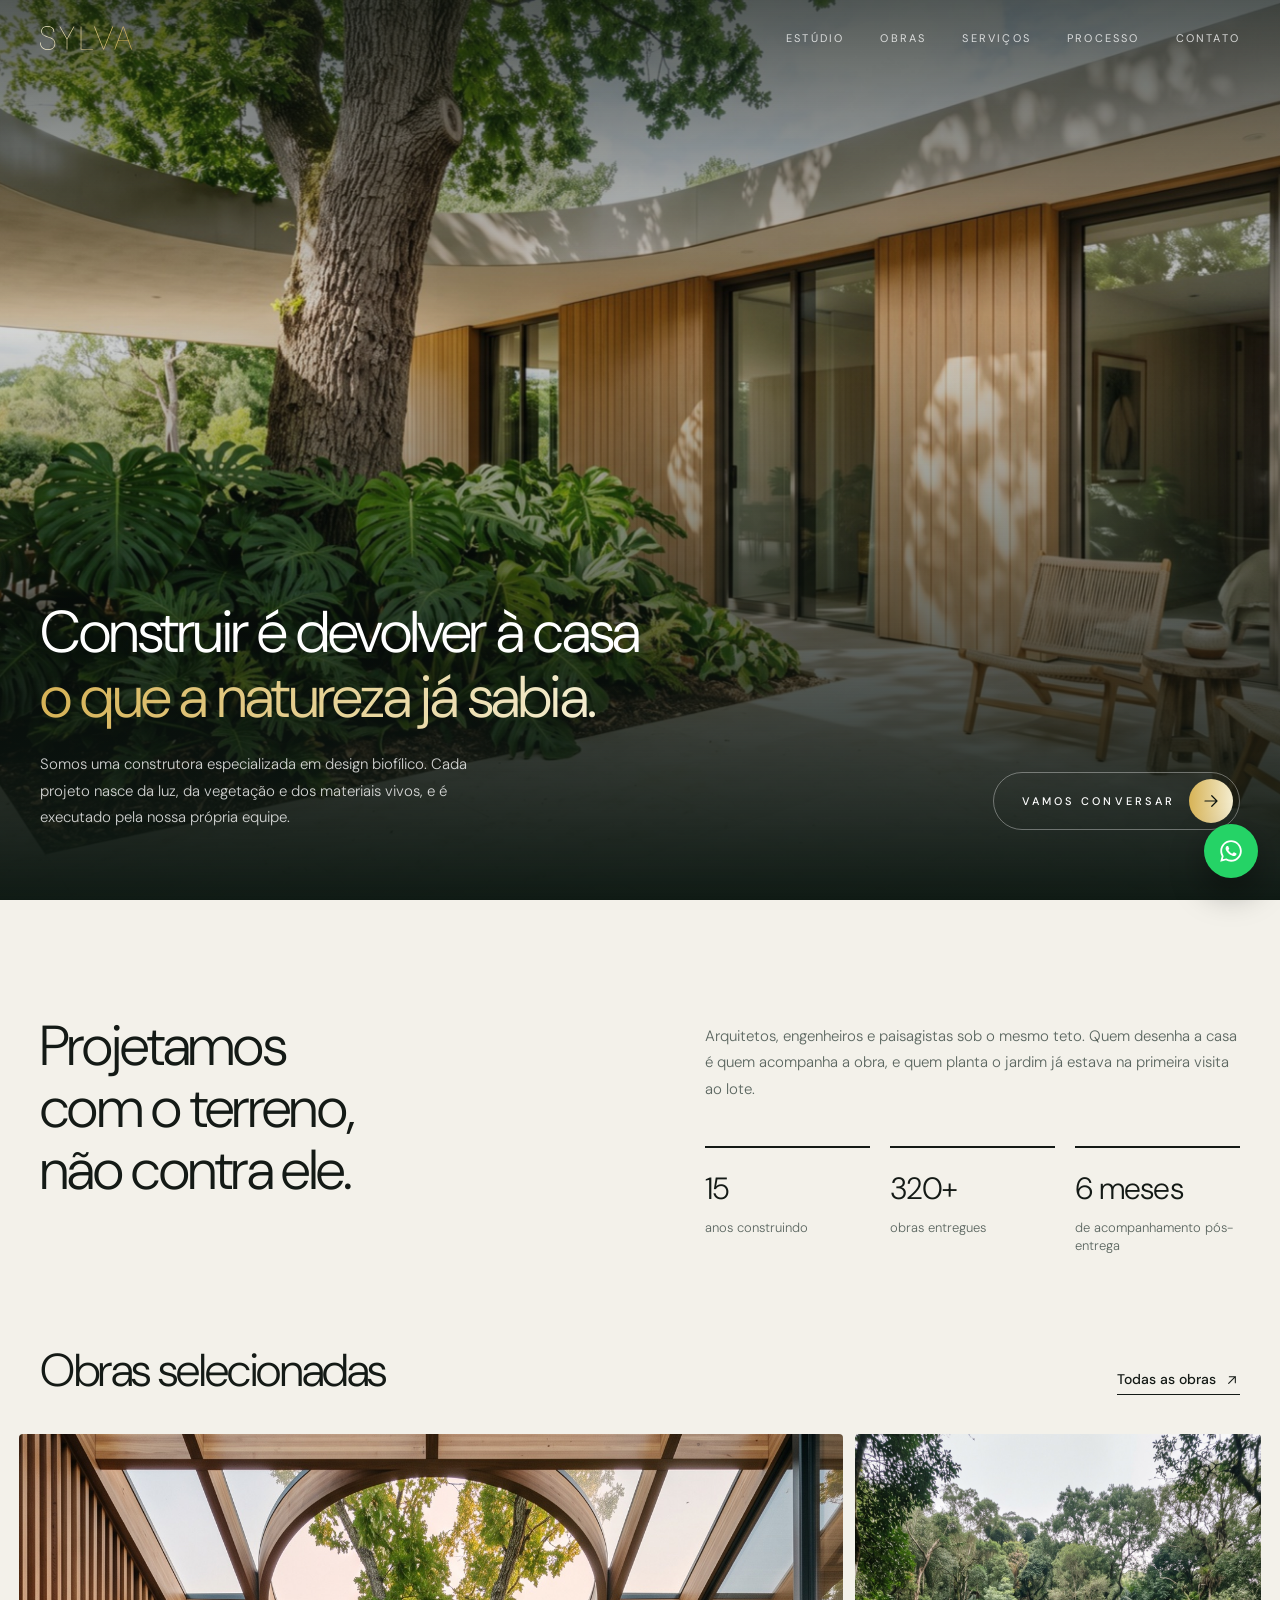
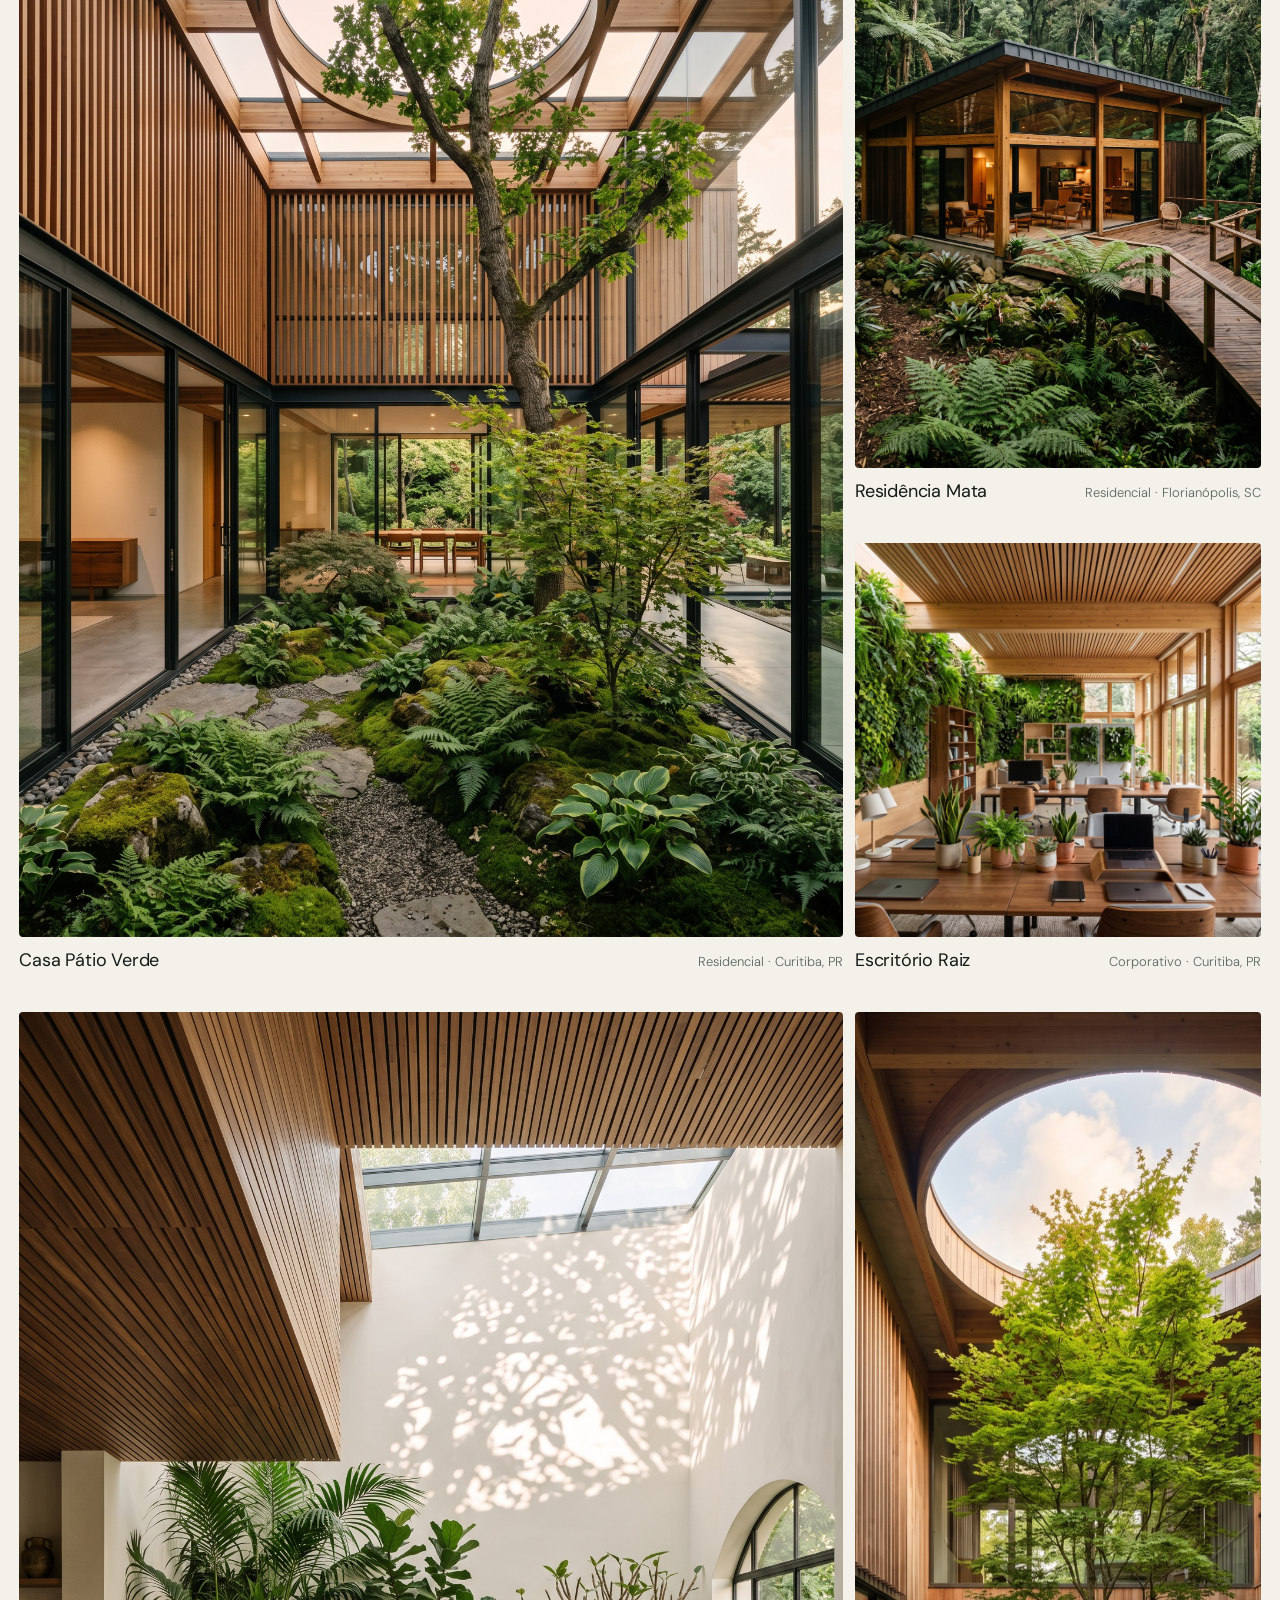
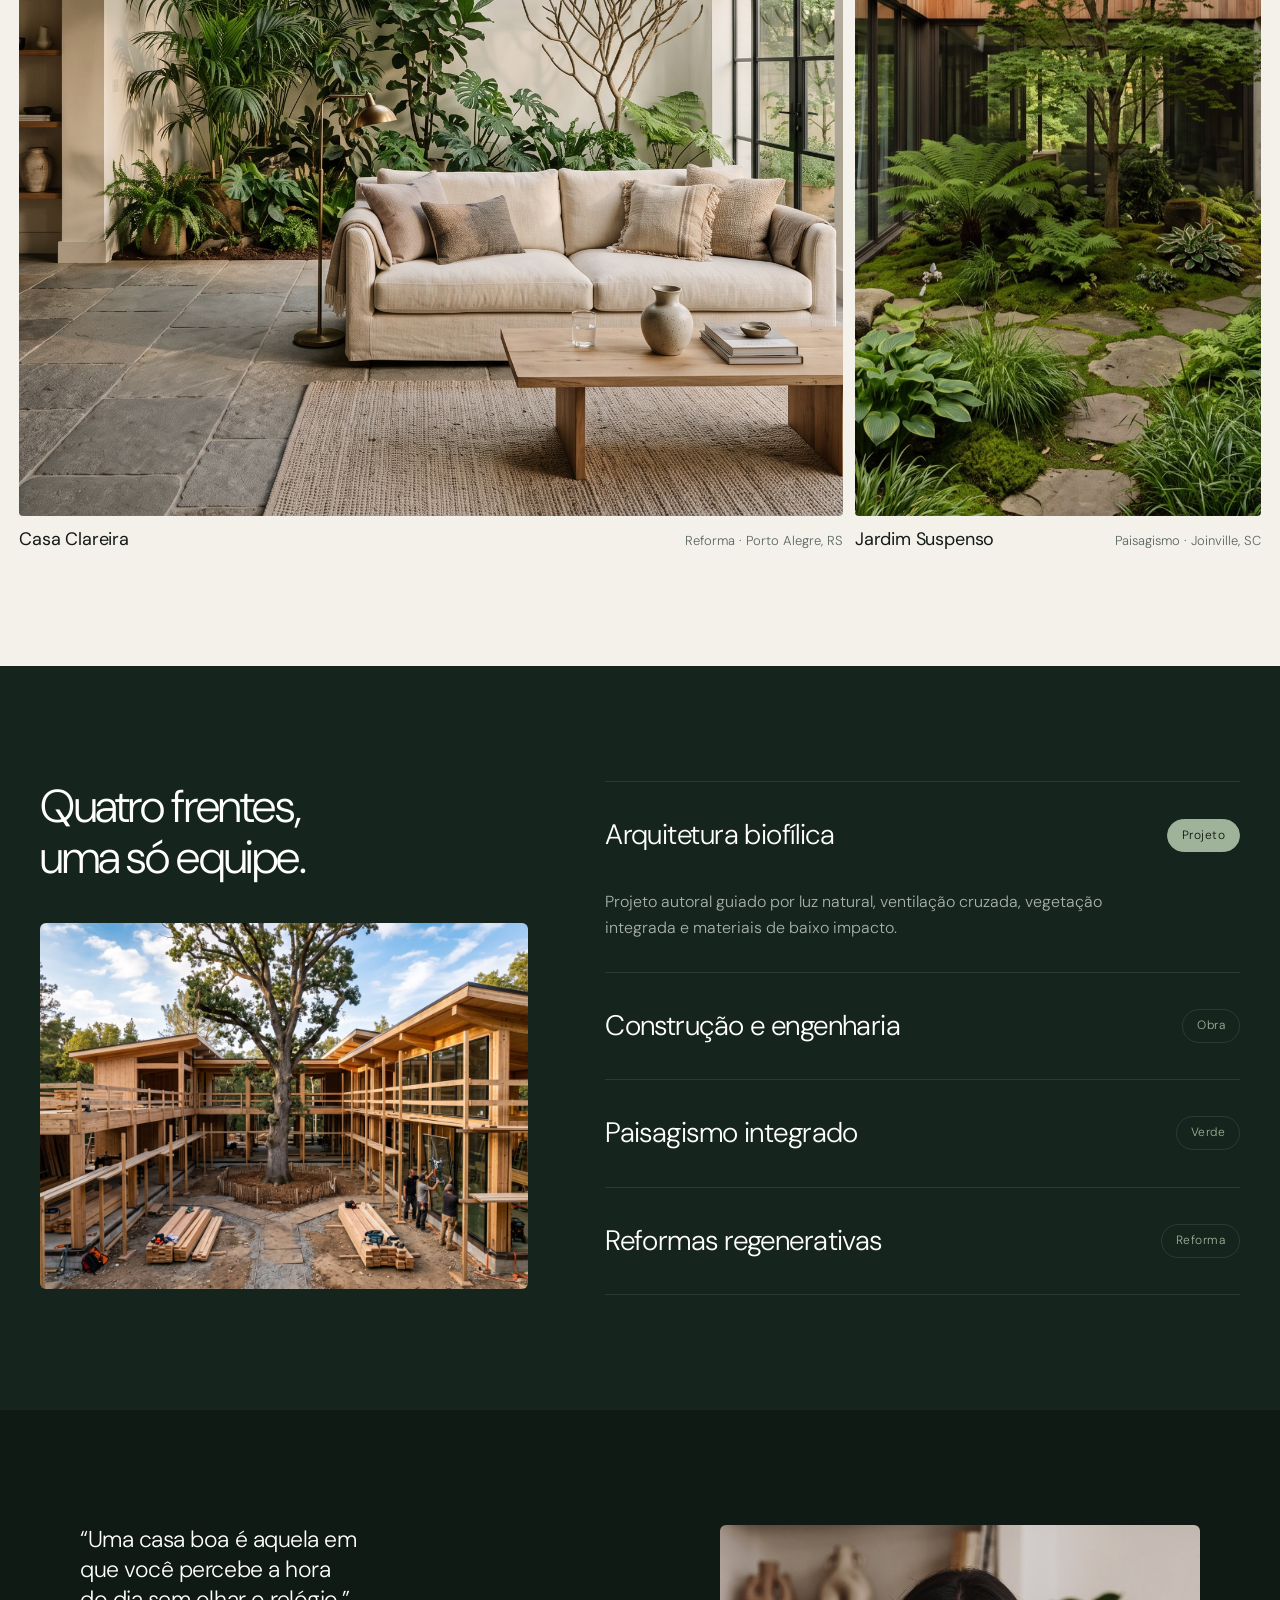
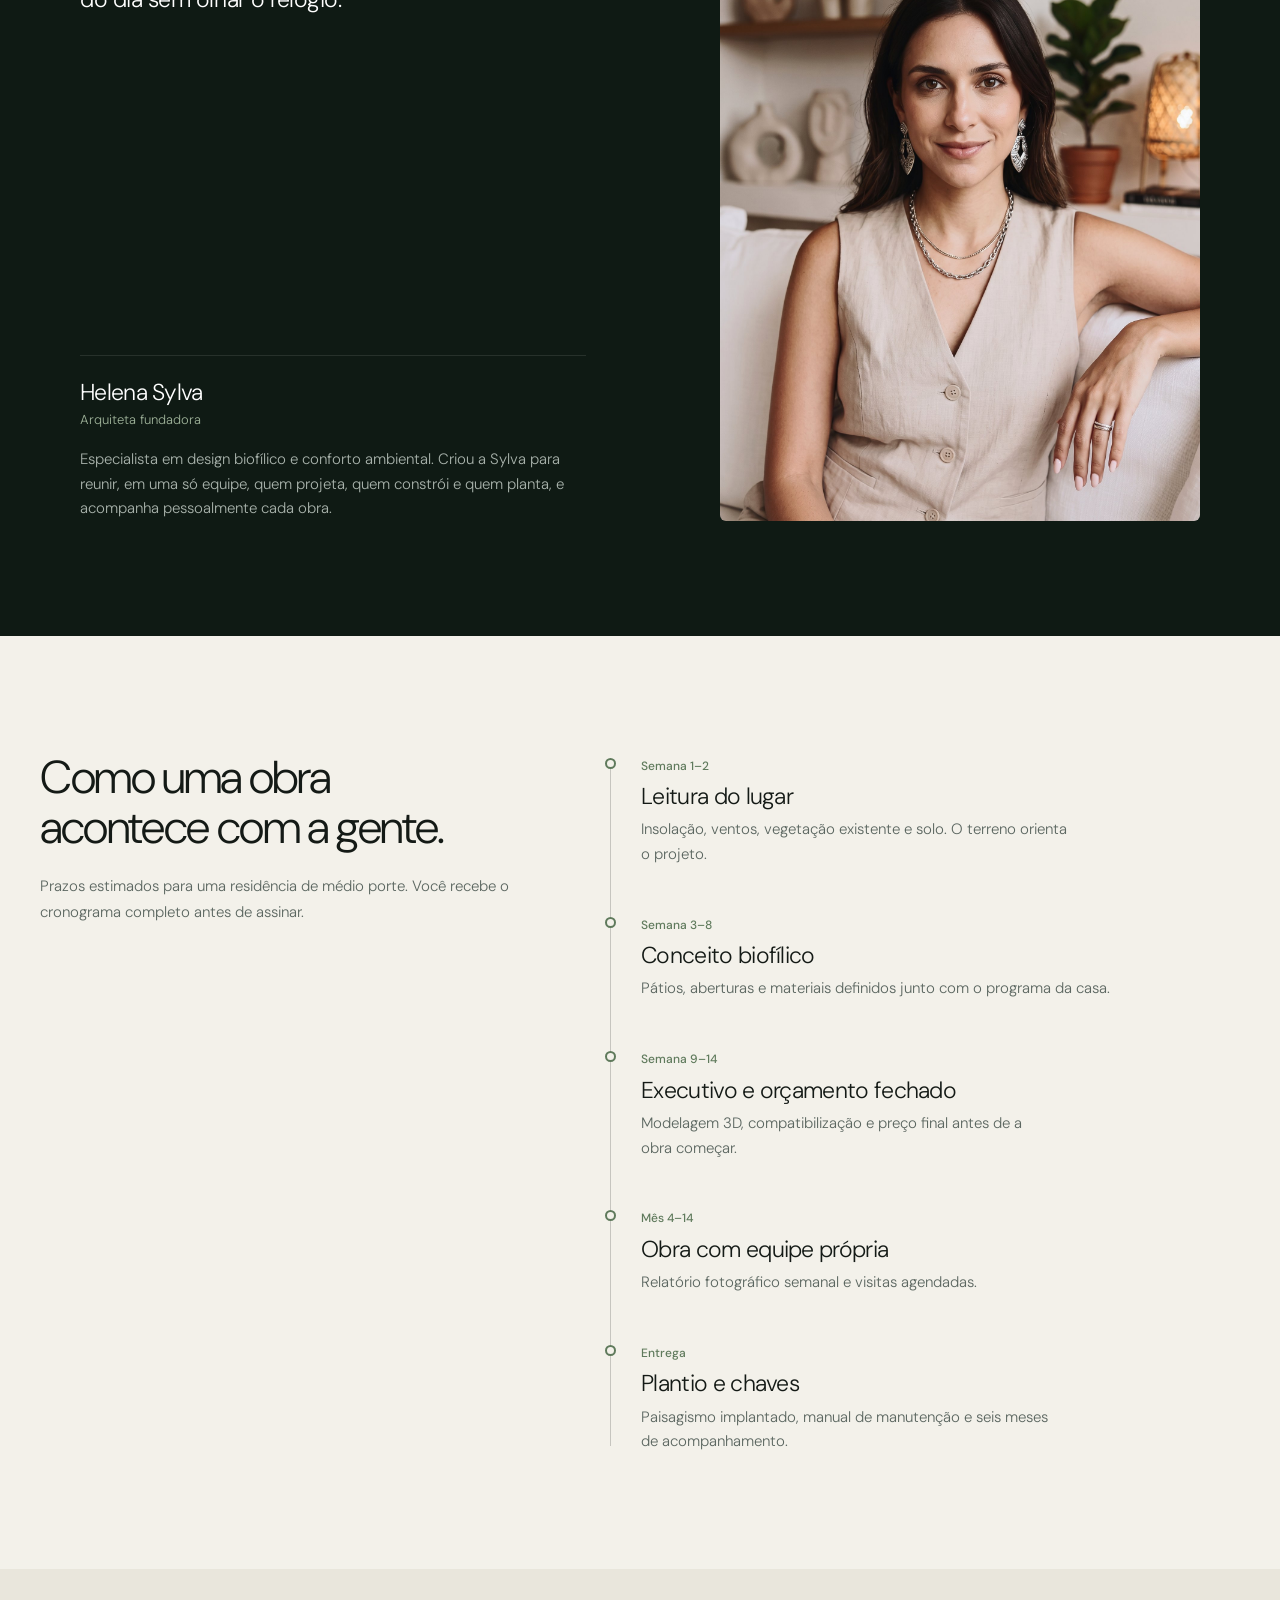
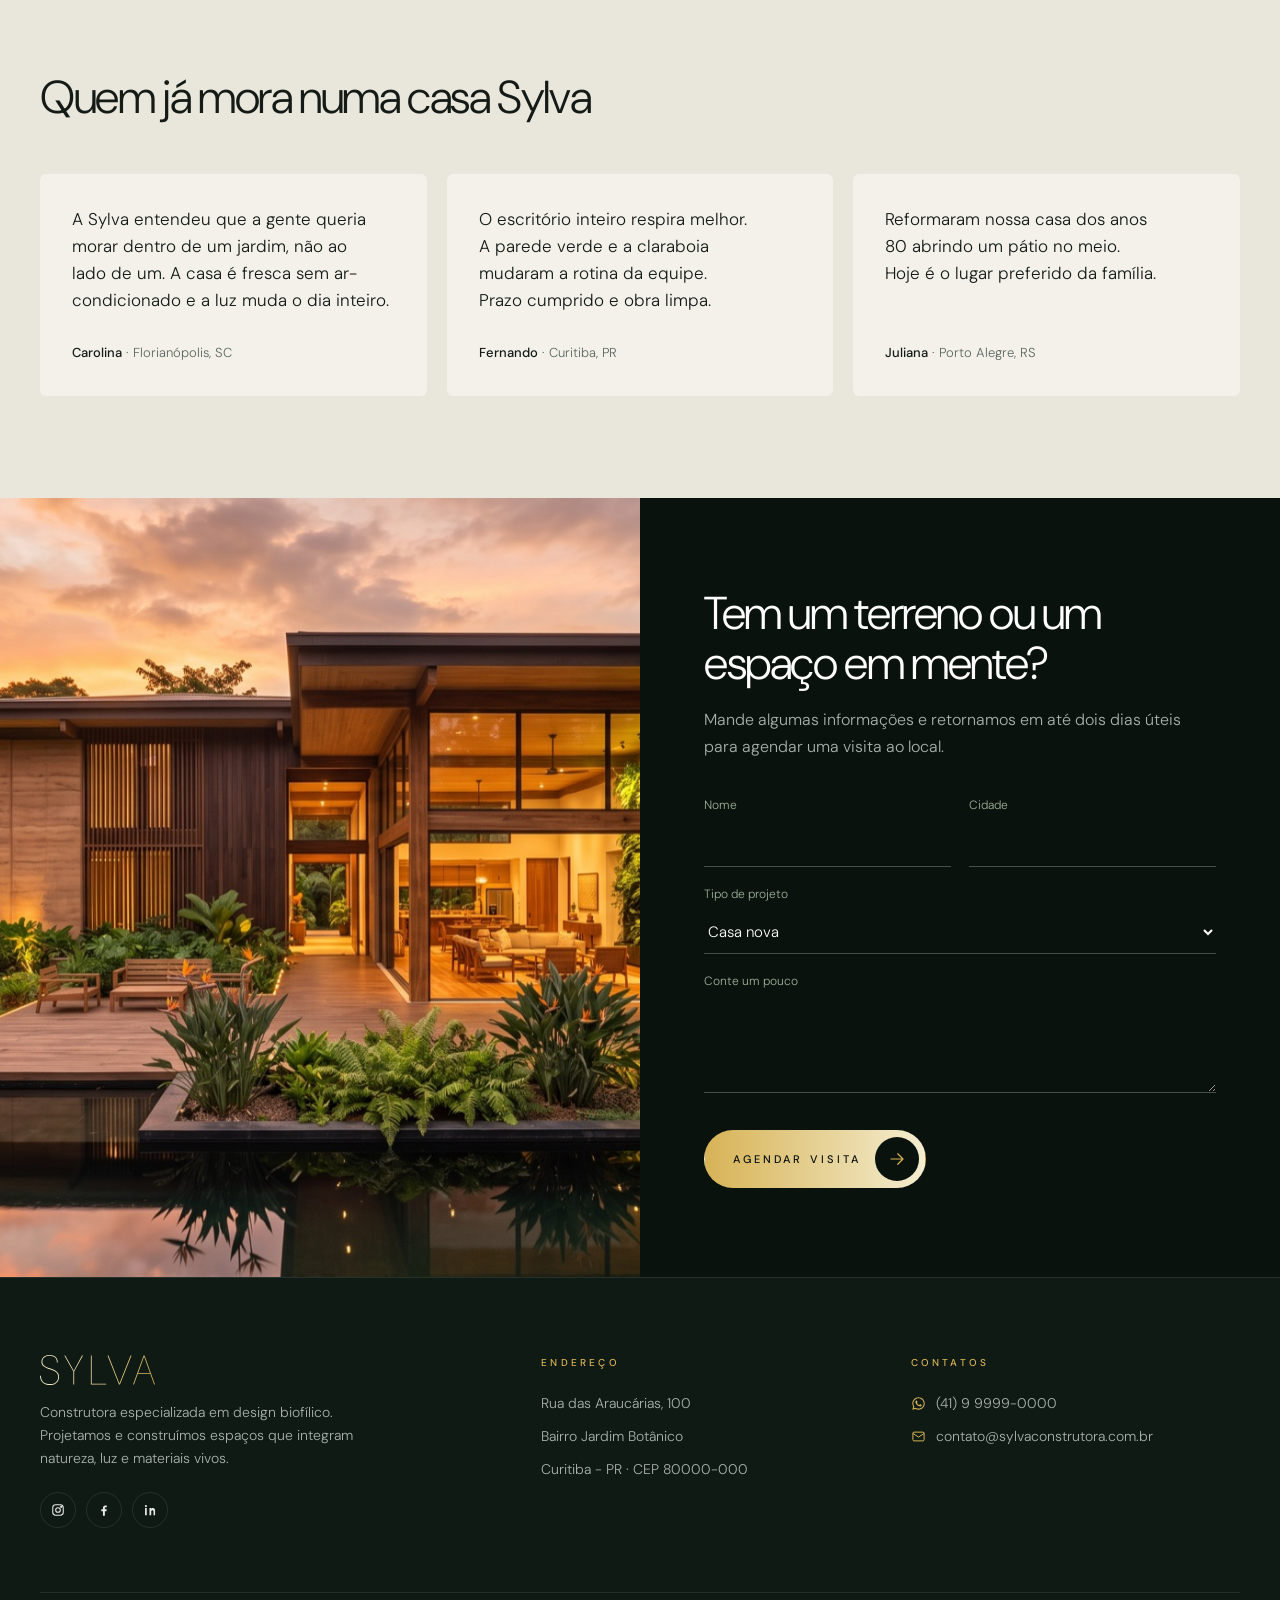
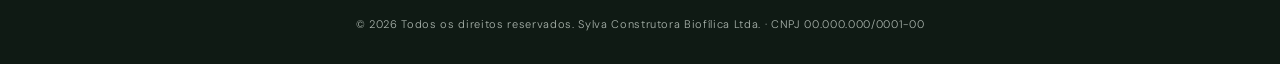
<file: sylva/index.html>
<!DOCTYPE html>
<html lang="pt-BR">
<head>
<meta charset="UTF-8">
<meta name="viewport" content="width=device-width, initial-scale=1">
<title>Sylva Construtora — Design biofílico e construção</title>
<meta name="description" content="Construtora especializada em design biofílico. Projetamos e construímos espaços que integram natureza, luz e materiais vivos.">
<link rel="icon" type="image/png" href="assets/img/sylva-favicon.png">
<link rel="apple-touch-icon" href="assets/img/sylva-favicon.png">
<link rel="preconnect" href="https://fonts.googleapis.com">
<link rel="preconnect" href="https://fonts.gstatic.com" crossorigin>
<link href="https://fonts.googleapis.com/css2?family=DM+Sans:ital,opsz,wght@0,9..40,300;0,9..40,400;0,9..40,500;1,9..40,300&display=swap" rel="stylesheet">
<link rel="stylesheet" href="css/style.css">
</head>
<body>
<header class="header">
  <div class="container">
    <a class="brand" href="#top" aria-label="Sylva Construtora"><img src="assets/img/logo.svg?v=2" alt="Sylva"></a>
    <nav class="nav" aria-label="Principal">
      <a href="#estudio">Estúdio</a><a href="#projetos">Obras</a><a href="#servicos">Serviços</a><a href="#metodo">Processo</a><a href="#contato">Contato</a>
    </nav>
    <button class="burger" aria-label="Menu"><svg viewBox="0 0 24 24" fill="none" stroke="currentColor" stroke-width="1.6" stroke-linecap="round"><path d="M4 8h16M4 16h16"/></svg></button>
  </div>
</header>
<nav class="mnav" aria-label="Menu">
  <button class="mnav__close" aria-label="Fechar"><svg viewBox="0 0 24 24" fill="none" stroke="currentColor" stroke-width="1.6" stroke-linecap="round" width="18" height="18"><path d="M6 6l12 12M18 6L6 18"/></svg></button>
  <a href="#estudio">Estúdio</a><a href="#projetos">Obras</a><a href="#servicos">Serviços</a><a href="#metodo">Processo</a><a href="#contato">Contato</a>
  <a class="btn" href="#"><span>Vamos conversar</span><i><svg viewBox="0 0 24 24" fill="none" stroke="currentColor" stroke-width="1.6" stroke-linecap="round" stroke-linejoin="round"><path d="M4 12h16M13 5l7 7-7 7"/></svg></i></a>
</nav>

<main id="top">
<section class="hero">
  <div class="hero__media"><img src="assets/img/hero.jpg" alt="" fetchpriority="high"></div>
  <div class="container">
    <div class="hero__grid">
      <div>
        <h1 class="hero-title"><span style="--i:0">Construir</span> <span style="--i:1">é</span> <span style="--i:2">devolver</span> <span style="--i:3">à</span> <span style="--i:4">casa</span> <span class="gold" style="--i:5">o que a natureza já sabia.</span></h1>
        <p class="lead">Somos uma construtora especializada em design biofílico. Cada projeto nasce da luz, da vegetação e dos materiais vivos, e é executado pela nossa própria equipe.</p>
      </div>
      <div class="hero__cta"><a class="btn" href="#"><span>Vamos conversar</span><i><svg viewBox="0 0 24 24" fill="none" stroke="currentColor" stroke-width="1.6" stroke-linecap="round" stroke-linejoin="round"><path d="M4 12h16M13 5l7 7-7 7"/></svg></i></a></div>
    </div>
  </div>
</section>

<section class="intro light" id="estudio">
  <div class="container intro__grid">
    <div class="reveal">
      <h2>Projetamos com o terreno, não contra ele.</h2>
    </div>
    <div class="reveal">
      <p class="lead">Arquitetos, engenheiros e paisagistas sob o mesmo teto. Quem desenha a casa é quem acompanha a obra, e quem planta o jardim já estava na primeira visita ao lote.</p>
      <dl class="intro__nums">
        <div><dt>15</dt><dd>anos construindo</dd></div>
        <div><dt>320+</dt><dd>obras entregues</dd></div>
        <div><dt>6 meses</dt><dd>de acompanhamento pós-entrega</dd></div>
      </dl>
    </div>
  </div>
</section>

<section class="works light" id="projetos">
  <div class="works__wrap">
    <div class="works__head reveal">
      <h2>Obras selecionadas</h2>
      <a class="arrow-link" href="#">Todas as obras <svg viewBox="0 0 24 24" fill="none" stroke="currentColor" stroke-width="1.6" stroke-linecap="round" stroke-linejoin="round"><path d="M7 17 17 7M8 7h9v9"/></svg></a>
    </div>
    <div class="works__grid">
      <a class="work work--xl reveal" href="#"><figure><img src="assets/img/h1.jpg" alt="Casa Pátio Verde" loading="lazy"></figure><div class="work__meta"><h3>Casa Pátio Verde</h3><span>Residencial · Curitiba, PR</span></div></a>
      <a class="work reveal" href="#"><figure><img src="assets/img/h2.jpg" alt="Residência Mata" loading="lazy"></figure><div class="work__meta"><h3>Residência Mata</h3><span>Residencial · Florianópolis, SC</span></div></a>
      <a class="work reveal" href="#"><figure><img src="assets/img/p3.jpg" alt="Escritório Raiz" loading="lazy"></figure><div class="work__meta"><h3>Escritório Raiz</h3><span>Corporativo · Curitiba, PR</span></div></a>
      <a class="work work--wide reveal" href="#"><figure><img src="assets/img/h3.jpg" alt="Casa Clareira" loading="lazy"></figure><div class="work__meta"><h3>Casa Clareira</h3><span>Reforma · Porto Alegre, RS</span></div></a>
      <a class="work reveal" href="#"><figure><img src="assets/img/p4.jpg" alt="Jardim Suspenso" loading="lazy"></figure><div class="work__meta"><h3>Jardim Suspenso</h3><span>Paisagismo · Joinville, SC</span></div></a>
    </div>
  </div>
</section>

<section class="services" id="servicos">
  <div class="container services__grid">
    <div class="services__intro reveal">
      <h2>Quatro frentes, uma só equipe.</h2>
      <img src="assets/img/m2.jpg" alt="" loading="lazy">
    </div>
    <div class="acc reveal">
      <details open><summary><span>Arquitetura biofílica</span><em>Projeto</em></summary><p>Projeto autoral guiado por luz natural, ventilação cruzada, vegetação integrada e materiais de baixo impacto.</p></details>
      <details><summary><span>Construção e engenharia</span><em>Obra</em></summary><p>Equipe própria de engenharia e obra, com madeira engenheirada, terra e pedra aplicadas com rigor técnico e cronograma aberto.</p></details>
      <details><summary><span>Paisagismo integrado</span><em>Verde</em></summary><p>Jardins internos, coberturas verdes e pátios pensados junto com a arquitetura. Espécies nativas e manutenção planejada.</p></details>
      <details><summary><span>Reformas regenerativas</span><em>Reforma</em></summary><p>Abertura de vãos, jardins de inverno, iluminação natural e conforto térmico passivo em espaços que já existem.</p></details>
    </div>
  </div>
</section>

<section class="leader" id="equipe">
  <div class="container leader__grid">
    <blockquote class="leader__quote reveal">“Uma casa boa é aquela em que você percebe a hora do dia sem olhar o relógio.”</blockquote>
    <figure class="leader__photo reveal"><img src="assets/img/t1.jpg?v=2" alt="Helena Sylva" loading="lazy"></figure>
    <div class="leader__bio reveal">
      <h3>Helena Sylva</h3>
      <span>Arquiteta fundadora</span>
      <p>Especialista em design biofílico e conforto ambiental. Criou a Sylva para reunir, em uma só equipe, quem projeta, quem constrói e quem planta, e acompanha pessoalmente cada obra.</p>
    </div>
  </div>
</section>

<section class="process light" id="metodo">
  <div class="container process__grid">
    <div class="process__side reveal">
      <h2>Como uma obra acontece com a gente.</h2>
      <p class="lead">Prazos estimados para uma residência de médio porte. Você recebe o cronograma completo antes de assinar.</p>
    </div>
    <ol class="tl">
      <li class="reveal"><time>Semana 1–2</time><h3>Leitura do lugar</h3><p>Insolação, ventos, vegetação existente e solo. O terreno orienta o projeto.</p></li>
      <li class="reveal"><time>Semana 3–8</time><h3>Conceito biofílico</h3><p>Pátios, aberturas e materiais definidos junto com o programa da casa.</p></li>
      <li class="reveal"><time>Semana 9–14</time><h3>Executivo e orçamento fechado</h3><p>Modelagem 3D, compatibilização e preço final antes de a obra começar.</p></li>
      <li class="reveal"><time>Mês 4–14</time><h3>Obra com equipe própria</h3><p>Relatório fotográfico semanal e visitas agendadas.</p></li>
      <li class="reveal"><time>Entrega</time><h3>Plantio e chaves</h3><p>Paisagismo implantado, manual de manutenção e seis meses de acompanhamento.</p></li>
    </ol>
  </div>
</section>

<section class="voices light">
  <div class="container">
    <h2 class="voices__title reveal">Quem já mora numa casa Sylva</h2>
    <div class="voices__grid">
      <figure class="voice reveal"><blockquote>A Sylva entendeu que a gente queria morar dentro de um jardim, não ao lado de um. A casa é fresca sem ar-condicionado e a luz muda o dia inteiro.</blockquote><figcaption><b>Carolina</b> · Florianópolis, SC</figcaption></figure>
      <figure class="voice reveal"><blockquote>O escritório inteiro respira melhor. A parede verde e a claraboia mudaram a rotina da equipe. Prazo cumprido e obra limpa.</blockquote><figcaption><b>Fernando</b> · Curitiba, PR</figcaption></figure>
      <figure class="voice reveal"><blockquote>Reformaram nossa casa dos anos 80 abrindo um pátio no meio. Hoje é o lugar preferido da família.</blockquote><figcaption><b>Juliana</b> · Porto Alegre, RS</figcaption></figure>
    </div>
  </div>
</section>

<section class="contact" id="contato">
  <div class="contact__media"><img src="assets/img/cta.jpg" alt="" loading="lazy"></div>
  <div class="contact__body">
    <h2>Tem um terreno ou um espaço em mente?</h2>
    <p>Mande algumas informações e retornamos em até dois dias úteis para agendar uma visita ao local.</p>
    <form class="form" action="mailto:contato@sylvaconstrutora.com.br" method="post" enctype="text/plain">
      <label><span>Nome</span><input name="nome" required autocomplete="name"></label>
      <label><span>Cidade</span><input name="cidade" autocomplete="address-level2"></label>
      <label class="full"><span>Tipo de projeto</span><select name="tipo"><option>Casa nova</option><option>Reforma</option><option>Corporativo</option><option>Paisagismo</option></select></label>
      <label class="full"><span>Conte um pouco</span><textarea name="mensagem" rows="3"></textarea></label>
      <button class="btn btn--gold full" type="submit"><span>Agendar visita</span><i><svg viewBox="0 0 24 24" fill="none" stroke="currentColor" stroke-width="1.6" stroke-linecap="round" stroke-linejoin="round"><path d="M4 12h16M13 5l7 7-7 7"/></svg></i></button>
    </form>
  </div>
</section>
</main>

<footer class="footer">
  <div class="container">
    <div class="footer__grid">
      <div>
        <a class="brand" href="#top" aria-label="Sylva Construtora"><img src="assets/img/logo.svg?v=2" alt="Sylva"></a>
        <p>Construtora especializada em design biofílico. Projetamos e construímos espaços que integram natureza, luz e materiais vivos.</p>
        <div class="socials"><a href="#" aria-label="Instagram"><svg viewBox="0 0 24 24" fill="none" stroke="currentColor" stroke-width="1.8"><rect x="3" y="3" width="18" height="18" rx="5"/><circle cx="12" cy="12" r="4"/><circle cx="17.5" cy="6.5" r="1" fill="currentColor"/></svg></a><a href="#" aria-label="Facebook"><svg viewBox="0 0 24 24" fill="currentColor"><path d="M13.5 22v-8h2.7l.4-3.2h-3.1V8.8c0-.9.3-1.6 1.6-1.6h1.7V4.4c-.3 0-1.3-.1-2.5-.1-2.5 0-4.1 1.5-4.1 4.2v2.3H7.4V14h2.8v8h3.3z"/></svg></a><a href="#" aria-label="LinkedIn"><svg viewBox="0 0 24 24" fill="currentColor"><path d="M6.5 8.5h-3V21h3V8.5zM5 3.5a1.8 1.8 0 1 0 0 3.6 1.8 1.8 0 0 0 0-3.6zM21 21h-3v-6.2c0-1.5-.5-2.5-1.9-2.5-1 0-1.6.7-1.9 1.4-.1.2-.1.6-.1.9V21h-3V8.5h3v1.7c.4-.6 1.2-1.5 2.9-1.5 2.1 0 3.7 1.4 3.7 4.3V21H21z"/></svg></a></div>
      </div>
      <div><h4>Endereço</h4><ul><li>Rua das Araucárias, 100</li><li>Bairro Jardim Botânico</li><li>Curitiba - PR · CEP 80000-000</li></ul></div>
      <div><h4>Contatos</h4><ul><li><svg viewBox="0 0 24 24" fill="currentColor"><path d="M12.04 2C6.58 2 2.13 6.45 2.13 11.91c0 1.75.46 3.45 1.32 4.95L2.05 22l5.25-1.38c1.45.79 3.08 1.21 4.74 1.21 5.46 0 9.91-4.45 9.91-9.91S17.5 2 12.04 2m0 1.67c4.54 0 8.24 3.7 8.24 8.24 0 4.54-3.7 8.24-8.24 8.24-1.48 0-2.93-.39-4.19-1.15l-.3-.17-3.12.82.83-3.04-.2-.32a8.19 8.19 0 0 1-1.26-4.38c0-4.54 3.7-8.24 8.24-8.24M8.53 7.33c-.16 0-.43.06-.66.31-.22.25-.87.86-.87 2.07 0 1.22.89 2.39 1 2.56.14.17 1.76 2.67 4.25 3.73.59.27 1.05.42 1.41.53.59.19 1.13.16 1.56.1.48-.07 1.46-.6 1.67-1.18.21-.58.21-1.07.15-1.18-.07-.1-.23-.16-.48-.27-.25-.14-1.47-.74-1.69-.82-.23-.08-.37-.12-.56.12-.16.25-.64.81-.78.97-.15.17-.29.19-.53.07-.26-.13-1.06-.39-2-1.23-.74-.66-1.23-1.47-1.38-1.72-.12-.24-.01-.39.11-.5.11-.11.27-.29.37-.44.13-.14.17-.25.25-.41.08-.17.04-.31-.02-.43-.06-.11-.56-1.35-.77-1.84-.2-.48-.4-.42-.56-.43-.14 0-.3-.01-.47-.01"/></svg>(41) 9 9999-0000</li><li><svg viewBox="0 0 24 24" fill="none" stroke="currentColor" stroke-width="1.6"><rect x="3" y="5" width="18" height="14" rx="2"/><path d="m3 7 9 6 9-6"/></svg>contato@sylvaconstrutora.com.br</li></ul></div>
    </div>
    <div class="footer__bottom">© <span data-year></span> Todos os direitos reservados. Sylva Construtora Biofílica Ltda. · CNPJ 00.000.000/0001-00</div>
  </div>
</footer>
<a class="wa" href="#" aria-label="WhatsApp"><svg viewBox="0 0 24 24" fill="currentColor"><path d="M12.04 2C6.58 2 2.13 6.45 2.13 11.91c0 1.75.46 3.45 1.32 4.95L2.05 22l5.25-1.38c1.45.79 3.08 1.21 4.74 1.21 5.46 0 9.91-4.45 9.91-9.91S17.5 2 12.04 2m0 1.67c4.54 0 8.24 3.7 8.24 8.24 0 4.54-3.7 8.24-8.24 8.24-1.48 0-2.93-.39-4.19-1.15l-.3-.17-3.12.82.83-3.04-.2-.32a8.19 8.19 0 0 1-1.26-4.38c0-4.54 3.7-8.24 8.24-8.24M8.53 7.33c-.16 0-.43.06-.66.31-.22.25-.87.86-.87 2.07 0 1.22.89 2.39 1 2.56.14.17 1.76 2.67 4.25 3.73.59.27 1.05.42 1.41.53.59.19 1.13.16 1.56.1.48-.07 1.46-.6 1.67-1.18.21-.58.21-1.07.15-1.18-.07-.1-.23-.16-.48-.27-.25-.14-1.47-.74-1.69-.82-.23-.08-.37-.12-.56.12-.16.25-.64.81-.78.97-.15.17-.29.19-.53.07-.26-.13-1.06-.39-2-1.23-.74-.66-1.23-1.47-1.38-1.72-.12-.24-.01-.39.11-.5.11-.11.27-.29.37-.44.13-.14.17-.25.25-.41.08-.17.04-.31-.02-.43-.06-.11-.56-1.35-.77-1.84-.2-.48-.4-.42-.56-.43-.14 0-.3-.01-.47-.01"/></svg></a>
<script src="../i18n.en.js"></script>
<script src="../i18n.es.js"></script>
<script src="../i18n.js"></script>
<script src="js/main.js"></script>
</body>
</html>
</file>
<file: clave/css/style.css>
/* Clave Incorporações — redesign · Manrope */
:root{
  --navy-950:#0b1a2b;--navy-900:#12263d;--navy-800:#1b3556;--navy-700:#24476f;--blue-600:#2f6aa3;--blue-500:#3f83c4;--blue-100:#e3edf7;
  --sun-500:#e8892b;--sun-400:#f2a451;--sun-100:#fdeede;
  --paper:#f6f7f9;--white:#fff;--ink:#12263d;--ink-muted:#5a6b80;--line:rgb(18 38 61 / .12);--line-dark:rgb(255 255 255 / .12);
  --sans:"Manrope",system-ui,-apple-system,"Segoe UI",sans-serif;
  --content:1240px;--gutter:max(clamp(20px,4vw,40px),env(safe-area-inset-left,0px));
  --r-xl:24px;--r-lg:16px;--r-md:12px;--pill:999px;
  --shadow:0 24px 60px rgb(11 26 43 / .14);
  --ease:cubic-bezier(.16,1,.3,1);
}
*,*::before,*::after{box-sizing:border-box}
html{scroll-behavior:smooth;-webkit-text-size-adjust:100%}
body{margin:0;overflow-x:clip;background:var(--white);color:var(--ink);font-family:var(--sans);font-size:16px;line-height:1.6;-webkit-font-smoothing:antialiased}
img{display:block;max-width:100%}
a{color:inherit;text-decoration:none}
button,input,select,textarea{font:inherit;color:inherit}
button{cursor:pointer;background:none;border:0}
h1,h2,h3,h4,p,figure,blockquote,ul,ol{margin:0}
ul,ol{padding:0;list-style:none}
:focus-visible{outline:2px solid var(--sun-500);outline-offset:3px}
::selection{background:var(--sun-400);color:var(--navy-950)}
.container{width:min(var(--content),100% - 2*var(--gutter));margin-inline:auto}

h1,h2,h3{font-weight:700;line-height:1.1;letter-spacing:-.03em;color:var(--navy-900)}
h1{font-size:clamp(38px,5vw,66px)}
h2{font-size:clamp(30px,3.4vw,46px)}
h3{font-size:clamp(20px,1.7vw,24px)}
.thin{font-weight:300}
.on-dark h1,.on-dark h2,.on-dark h3{color:#fff}
.lead{font-size:clamp(16px,1.15vw,18px);line-height:1.7;color:var(--ink-muted);max-width:56ch}
.on-dark .lead,.on-dark p{color:rgb(255 255 255 / .8)}
.kicker{display:inline-flex;align-items:center;gap:10px;font-size:11px;font-weight:800;letter-spacing:.26em;text-transform:uppercase;color:var(--sun-500);margin-bottom:18px}
.kicker::before{content:"";width:26px;height:2px;background:currentColor;border-radius:2px}
.sec{padding:clamp(80px,9vw,128px) 0}
.sec--paper{background:var(--paper)}
.sec--navy{background:var(--navy-900);color:#fff}
.head{display:flex;justify-content:space-between;align-items:end;gap:32px;flex-wrap:wrap;margin-bottom:clamp(36px,5vw,56px)}
.head h2{max-width:20ch}

/* Buttons */
.btn{display:inline-flex;align-items:center;gap:12px;white-space:nowrap;height:54px;padding:0 26px;border-radius:var(--pill);font-weight:700;font-size:15px;background:var(--sun-500);color:#fff;transition:transform .4s var(--ease),background .3s,box-shadow .4s;box-shadow:0 10px 30px rgb(232 137 43 / .35)}
.btn svg{width:18px;height:18px;transition:transform .4s var(--ease)}
.btn:hover{transform:translateY(-2px);background:var(--sun-400)}
.btn:hover svg{transform:translateX(4px)}
.btn--white{background:#fff;color:var(--navy-900);box-shadow:0 10px 30px rgb(0 0 0 / .18)}
.btn--white:hover{background:#fff}
.btn--navy{background:var(--navy-800);box-shadow:none}
.btn--navy:hover{background:var(--navy-700)}
.btn--ghost{background:transparent;color:#fff;border:1.5px solid rgb(255 255 255 / .5);box-shadow:none}
.btn--ghost:hover{background:rgb(255 255 255 / .1)}
.link{display:inline-flex;align-items:center;gap:8px;font-weight:800;font-size:14px;color:var(--blue-600)}
.link svg{width:16px;height:16px;transition:transform .4s var(--ease)}
.link:hover svg{transform:translateX(4px)}

/* Header */
.header{position:fixed;inset:0 0 auto;z-index:50;padding:18px 0;transition:background .4s,padding .4s,box-shadow .4s}
.header.is-scrolled{padding:10px 0;background:rgb(18 38 61 / .92);backdrop-filter:blur(14px);box-shadow:0 10px 30px rgb(0 0 0 / .15)}
.header .container{display:flex;align-items:center;justify-content:space-between;gap:24px}
.brand img{height:44px;width:auto}
.nav{display:flex;align-items:center;gap:30px}
.nav a{font-size:13px;font-weight:700;letter-spacing:.08em;text-transform:uppercase;color:rgb(255 255 255 / .85);transition:color .3s}
.nav a:hover,.nav a.is-active{color:var(--sun-400)}
.header__cta{display:flex;align-items:center;gap:12px}
.header__cta .btn{height:44px;padding:0 20px;font-size:14px}
.burger{display:none;width:44px;height:44px;border-radius:50%;border:1.5px solid rgb(255 255 255 / .4);place-items:center;color:#fff}
.burger svg{width:20px;height:20px}
.mnav{position:fixed;inset:0;z-index:60;display:flex;flex-direction:column;justify-content:center;gap:22px;padding:0 var(--gutter);background:var(--navy-900);opacity:0;visibility:hidden;transition:opacity .4s,visibility 0s .4s}
.mnav.is-open{opacity:1;visibility:visible;transition:opacity .4s,visibility 0s}
.mnav a:not(.btn){font-size:28px;font-weight:700;color:#fff;letter-spacing:-.02em}
.mnav .btn{align-self:flex-start;margin-top:12px}
.mnav__close{position:absolute;top:22px;right:var(--gutter);width:44px;height:44px;border-radius:50%;border:1.5px solid rgb(255 255 255 / .4);display:grid;place-items:center;color:#fff}
@media(max-width:1060px){.nav,.header__cta .btn--ghost{display:none}.burger{display:grid}}
@media(max-width:520px){.header__cta .btn{display:none}}

/* Hero */
.hero{position:relative;min-height:100svh;display:flex;align-items:end;justify-content:center;overflow:clip;background:var(--navy-950);color:#fff}
.hero__media{position:absolute;inset:0}
.hero__media video,.hero__media img{position:absolute;inset:0;width:100%;height:100%;object-fit:cover}
.hero__media video{opacity:0;transition:opacity .8s}
.hero__media video.is-playing{opacity:1}
.hero__media::after{content:"";position:absolute;inset:0;background:linear-gradient(180deg,rgb(11 26 43 / .45) 0%,rgb(11 26 43 / .05) 35%,rgb(11 26 43 / .55) 75%,rgb(11 26 43 / .9) 100%)}
.hero__inner{position:relative;padding:160px 0 0}
.hero__grid{display:grid;grid-template-columns:1.2fr .8fr;align-items:end;gap:40px;padding-bottom:clamp(60px,8vw,110px)}
.hero h1{color:#fff;max-width:14ch}
.hero h1 b{font-weight:800}
.hero .lead{color:rgb(255 255 255 / .85);margin-top:22px;max-width:44ch}
.hero__actions{display:flex;gap:14px;flex-wrap:wrap;margin-top:34px}
.hero__badge{justify-self:end;display:flex;align-items:center;gap:18px;padding:18px 22px;border-radius:var(--r-lg);background:rgb(255 255 255 / .1);border:1px solid rgb(255 255 255 / .18);backdrop-filter:blur(12px)}
.hero__badge img{height:64px;width:auto}
.hero__badge p{font-size:13px;line-height:1.4;max-width:20ch;color:rgb(255 255 255 / .85)}
.hero__badge b{display:block;font-size:15px;color:#fff}
.hero-title span{display:inline-block;opacity:0;transform:translateY(16px);animation:up .9s var(--ease) forwards;animation-delay:calc(.25s + var(--i) * .07s)}
@keyframes up{to{opacity:1;transform:none}}
.stats{position:relative;background:var(--navy-950);border-top:1px solid var(--line-dark)}
.stats .container{display:grid;grid-template-columns:repeat(3,1fr)}
.stat{display:flex;align-items:center;gap:16px;padding:30px 24px;border-left:1px solid var(--line-dark);color:#fff}
.stat:first-child{border-left:0;padding-left:0}
.stat b{font-size:clamp(34px,3.4vw,52px);font-weight:800;letter-spacing:-.04em;line-height:1;color:var(--sun-400)}
.stat b small{font-size:.42em;font-weight:700;color:#fff;margin-right:6px;vertical-align:middle}
.stat span{font-size:13px;line-height:1.4;color:rgb(255 255 255 / .75);max-width:16ch}
@media(max-width:900px){.hero__grid{grid-template-columns:1fr}.hero__badge{justify-self:start}.stats .container{grid-template-columns:1fr}.stat{border-left:0;border-top:1px solid var(--line-dark);padding:20px 0}.stat:first-child{border-top:0}}

/* Sobre */
.about{display:grid;grid-template-columns:1fr 1fr;gap:clamp(36px,6vw,90px);align-items:center}
.about__media{position:relative;border-radius:var(--r-xl);overflow:hidden;aspect-ratio:4/3;box-shadow:var(--shadow)}
.about__media img{width:100%;height:100%;object-fit:cover}
.about__tag{position:absolute;left:22px;bottom:22px;padding:12px 16px;border-radius:var(--r-md);background:rgb(18 38 61 / .8);color:#fff;font-size:12px;font-weight:700;letter-spacing:.08em;text-transform:uppercase;backdrop-filter:blur(8px)}
.about__copy p{margin-top:18px;color:var(--ink-muted);line-height:1.75}
.about__copy p b{color:var(--navy-900)}
.about__list{display:grid;grid-template-columns:1fr 1fr;gap:14px;margin-top:28px}
.about__list li{display:flex;gap:12px;align-items:flex-start;font-size:14.5px;font-weight:600;color:var(--navy-900)}
.about__list svg{flex:none;width:22px;height:22px;color:var(--sun-500)}
.about__copy .btn{margin-top:32px}
@media(max-width:900px){.about{grid-template-columns:1fr}}

/* Empreendimentos */
.emps{display:grid;grid-template-columns:repeat(3,1fr);gap:22px}
.emp{position:relative;isolation:isolate;display:flex;flex-direction:column;justify-content:flex-end;min-height:600px;border-radius:var(--r-xl);overflow:hidden;color:#fff;background:var(--navy-900)}
.emp img.bg{position:absolute;inset:0;width:100%;height:100%;object-fit:cover;z-index:-1;transition:transform 1.4s var(--ease)}
.emp:hover img.bg{transform:scale(1.05)}
.emp::after{content:"";position:absolute;inset:0;z-index:-1;background:linear-gradient(180deg,rgb(11 26 43 / .1) 30%,rgb(11 26 43 / .92) 100%)}
.emp__status{position:absolute;top:20px;left:20px;padding:8px 12px;border-radius:var(--pill);background:var(--sun-500);font-size:11px;font-weight:800;letter-spacing:.1em;text-transform:uppercase}
.emp__body{padding:28px}
.emp__logo{height:56px;width:auto;margin-bottom:16px;filter:brightness(0) invert(1)}
.emp__body p{font-size:14px;line-height:1.6;color:rgb(255 255 255 / .82);max-height:0;opacity:0;overflow:hidden;transition:max-height .7s var(--ease),opacity .5s}
.emp:hover .emp__body p,.emp:focus-within .emp__body p{max-height:200px;opacity:1;margin-bottom:18px}
.emp .btn{height:46px;padding:0 20px;font-size:14px;align-self:flex-start}
@media(max-width:960px){.emps{grid-template-columns:1fr}.emp{min-height:460px}.emp__body p{max-height:none;opacity:1;margin-bottom:18px}}

/* Zona Sul — lista com rolagem própria */
.zs{display:grid;grid-template-columns:1.15fr .85fr;gap:clamp(24px,4vw,56px);align-items:stretch}
.zs__media{position:relative;border-radius:var(--r-xl);overflow:hidden;background:var(--navy-800);box-shadow:var(--shadow);min-height:420px}
.zs__media img{position:absolute;inset:0;width:100%;height:100%;object-fit:cover;opacity:0;transform:scale(1.04);transition:opacity .6s,transform 1.2s var(--ease)}
.zs__media img.is-active{opacity:1;transform:none}
.zs__media .zs__empty{position:absolute;inset:0;display:none;place-items:center;text-align:center;padding:40px;background:linear-gradient(160deg,var(--navy-800),var(--navy-950));color:#fff}
.zs__media.is-empty .zs__empty{display:grid}
.zs__empty svg{width:44px;height:44px;color:var(--sun-400);margin:0 auto 14px}
.zs__empty b{display:block;font-size:22px;letter-spacing:-.02em}
.zs__empty span{font-size:13px;color:rgb(255 255 255 / .7)}
.zs__caption{position:absolute;left:20px;bottom:20px;right:20px;display:flex;justify-content:space-between;align-items:end;gap:12px;color:#fff;z-index:1}
.zs__caption b{font-size:22px;letter-spacing:-.02em;text-shadow:0 2px 12px rgb(0 0 0 / .5)}
.zs__side{position:relative}
.zs__list{display:grid;gap:6px;align-content:start;height:560px;overflow-y:auto;overscroll-behavior-y:auto;padding:4px 10px 4px 4px;scroll-snap-type:y proximity;scrollbar-width:thin;scrollbar-color:var(--blue-500) var(--blue-100)}
.zs__list::-webkit-scrollbar{width:6px}.zs__list::-webkit-scrollbar-thumb{background:var(--blue-500);border-radius:3px}.zs__list::-webkit-scrollbar-track{background:var(--blue-100);border-radius:3px}
.zs__item{display:grid;grid-template-columns:1fr auto;align-items:center;gap:14px;padding:14px 18px;border-radius:var(--r-md);background:var(--white);border:1px solid var(--line);text-align:left;scroll-snap-align:center;transition:border-color .3s,background .3s,color .3s}
.zs__item:hover{border-color:var(--blue-500)}
.zs__item.is-active{background:var(--navy-900);color:#fff;border-color:var(--navy-900)}
.zs__item b{font-size:15px;font-weight:700}
.zs__times{display:flex;gap:6px}
.zs__times span{display:inline-flex;align-items:center;gap:5px;padding:6px 10px;border-radius:var(--pill);background:var(--blue-100);color:var(--navy-900);font-size:12px;font-weight:800;white-space:nowrap}
.zs__times span i{font-style:normal;font-weight:800;font-size:10px;letter-spacing:.06em}
.zs__times span:nth-child(1) i{color:var(--sun-500)}
.zs__times span:nth-child(2) i{color:var(--blue-500)}
.zs__times span:nth-child(3) i{color:var(--navy-800)}
.zs__item.is-active .zs__times span:nth-child(3) i{color:#9fc0e6}
.zs__item.is-active .zs__times span{background:rgb(255 255 255 / .12);color:#fff}
.zs__hint{display:flex;align-items:center;gap:8px;margin-top:12px;font-size:12px;font-weight:700;color:var(--blue-600)}
.zs__hint svg{width:16px;height:16px;animation:nudge 1.6s ease-in-out infinite}
@keyframes nudge{0%,100%{transform:translateY(0)}50%{transform:translateY(4px)}}
.zs__legend{display:flex;gap:16px;flex-wrap:wrap;margin-top:10px;font-size:12px;color:var(--ink-muted)}
.zs__legend span{display:inline-flex;align-items:center;gap:6px}
.zs__legend i{width:8px;height:8px;border-radius:50%;background:var(--sun-500)}
.zs__legend i.b{background:var(--blue-500)}.zs__legend i.c{background:var(--navy-800)}
@media(max-width:900px){
  .zs{grid-template-columns:1fr}
  .zs__media{min-height:0;aspect-ratio:16/10;position:sticky;top:76px;z-index:2}
  .zs__list{height:min(52vh,420px)}
  .zs__item{grid-template-columns:1fr;gap:6px;padding:12px 14px}.zs__times{flex-wrap:wrap}
}
/* Blog */
.posts{display:grid;grid-template-columns:repeat(3,1fr);gap:22px}
.post{display:flex;flex-direction:column;border-radius:var(--r-xl);overflow:hidden;background:#fff;border:1px solid var(--line);transition:transform .4s var(--ease),box-shadow .4s}
.post:hover{transform:translateY(-4px);box-shadow:var(--shadow)}
.post figure{aspect-ratio:4/3;overflow:hidden}
.post img{width:100%;height:100%;object-fit:cover;transition:transform 1.2s var(--ease)}
.post:hover img{transform:scale(1.05)}
.post div{padding:22px 24px 26px;display:flex;flex-direction:column;gap:10px;flex:1}
.post small{font-size:11px;font-weight:800;letter-spacing:.14em;text-transform:uppercase;color:var(--sun-500)}
.post h3{font-size:19px}
.post p{font-size:14px;color:var(--ink-muted);line-height:1.6;flex:1}
@media(max-width:900px){.posts{grid-template-columns:1fr}}

/* Dação */
.dacao{display:grid;grid-template-columns:1fr 1fr;border-radius:var(--r-xl);overflow:hidden;background:var(--navy-900);color:#fff}
.dacao figure{aspect-ratio:16/11;overflow:hidden}
.dacao img{width:100%;height:100%;object-fit:cover}
.dacao div{padding:clamp(28px,4vw,56px);display:flex;flex-direction:column;justify-content:center;gap:16px}
.dacao h2{color:#fff}
.dacao p{color:rgb(255 255 255 / .8)}
.dacao .btn{align-self:flex-start;margin-top:10px}
@media(max-width:900px){.dacao{grid-template-columns:1fr}}

/* Contato */
.contact{display:grid;grid-template-columns:1fr 1.1fr;gap:clamp(30px,5vw,80px);align-items:center}
.contact h2{max-width:16ch}
.contact .lead{margin-top:16px}
.contact__channels{display:grid;gap:12px;margin-top:28px}
.contact__channels a{display:flex;align-items:center;gap:14px;padding:14px 16px;border-radius:var(--r-md);background:#fff;border:1px solid var(--line);font-weight:700;color:var(--navy-900);transition:border-color .3s}
.contact__channels a:hover{border-color:var(--blue-500)}
.contact__channels svg{width:22px;height:22px;color:var(--sun-500);flex:none}
.contact__channels small{display:block;font-size:12px;font-weight:600;color:var(--ink-muted)}
.form{padding:clamp(26px,3.5vw,44px);border-radius:var(--r-xl);background:#fff;box-shadow:var(--shadow);display:grid;gap:16px}
.form h3{font-size:24px}
.form .row{display:grid;grid-template-columns:1fr 1fr;gap:16px}
.field{display:grid;gap:6px}
.field label{font-size:12px;font-weight:800;letter-spacing:.06em;text-transform:uppercase;color:var(--ink-muted)}
.field input,.field select,.field textarea{width:100%;min-height:52px;padding:0 16px;border:1.5px solid var(--line);border-radius:var(--r-md);background:var(--paper);font-size:15px;outline:none;transition:border-color .25s,box-shadow .25s;-webkit-appearance:none;appearance:none}
.field textarea{min-height:110px;padding:14px 16px;resize:vertical}
.field input:focus,.field select:focus,.field textarea:focus{border-color:var(--blue-500);box-shadow:0 0 0 4px rgb(63 131 196 / .15);background:#fff}
.check{display:flex;gap:10px;align-items:flex-start;font-size:13px;color:var(--ink-muted)}
.check input{margin-top:3px;accent-color:var(--sun-500)}
.form .btn{justify-self:start}
.form-ok{display:none;padding:14px 16px;border-radius:var(--r-md);background:var(--sun-100);color:var(--navy-900);font-weight:600}
.form-ok.is-visible{display:block}
@media(max-width:900px){.contact{grid-template-columns:1fr}}
@media(max-width:560px){.form .row{grid-template-columns:1fr}}

/* Footer */
.footer{background:var(--navy-950);color:rgb(255 255 255 / .8);padding:clamp(50px,6vw,80px) 0 30px}
.footer__grid{display:grid;grid-template-columns:1.4fr 1fr 1fr 1fr;gap:40px}
.footer img{height:48px;width:auto}
.footer p{font-size:14px;margin-top:18px;max-width:34ch;line-height:1.65}
.footer h4{font-size:12px;font-weight:800;letter-spacing:.18em;text-transform:uppercase;color:var(--sun-400);margin-bottom:18px}
.footer li{font-size:14px;margin-bottom:10px}
.footer li a:hover{color:#fff}
.socials{display:flex;gap:10px;margin-top:22px}
.socials a{width:38px;height:38px;border-radius:50%;border:1px solid rgb(255 255 255 / .2);display:grid;place-items:center;transition:background .3s,border-color .3s}
.socials a:hover{background:var(--sun-500);border-color:var(--sun-500);color:#fff}
.socials svg{width:16px;height:16px}
.footer__bottom{margin-top:clamp(36px,5vw,60px);padding-top:22px;border-top:1px solid var(--line-dark);display:flex;justify-content:space-between;gap:12px;flex-wrap:wrap;font-size:12px;color:rgb(255 255 255 / .55)}
@media(max-width:900px){.footer__grid{grid-template-columns:1fr 1fr}}
@media(max-width:560px){.footer__grid{grid-template-columns:1fr}}

/* WA */
.wa{position:fixed;right:22px;bottom:22px;z-index:40;width:56px;height:56px;border-radius:50%;background:#25d366;color:#fff;display:grid;place-items:center;box-shadow:0 14px 34px rgb(0 0 0 / .3);transition:transform .4s var(--ease)}
.wa:hover{transform:translateY(-3px)}
.wa svg{width:28px;height:28px}

.reveal{opacity:0;transform:translateY(24px);transition:opacity .8s var(--ease),transform .9s var(--ease)}
.reveal.is-visible{opacity:1;transform:none}
@media(prefers-reduced-motion:reduce){*{animation:none!important;transition:none!important}.reveal,.hero-title span{opacity:1;transform:none}}
</file>
<file: fazzano/css/style.css>
/* fazzano incorporadora · DM Sans + Zalando Sans Expanded (logo) */
:root{
  --navy-950:#0a1220;--navy-900:#0f1b30;--navy-800:#16274a;--navy-700:#1f3766;--navy-500:#2c4f8f;
  --silver-500:#8d949e;--silver-300:#c5cad2;--silver-200:#dfe2e7;--silver-100:#eef0f3;
  --off:#f5f4f0;--off-2:#ebe9e3;--white:#fff;
  --ink:#0f1b30;--ink-muted:#5d6675;--line:rgb(15 27 48 / .1);--line-dark:rgb(255 255 255 / .12);
  --sans:"DM Sans",system-ui,-apple-system,"Segoe UI",sans-serif;--logo:"Zalando Sans Expanded",var(--sans);
  --content:1280px;--gutter:max(clamp(20px,4vw,48px),env(safe-area-inset-left,0px));
  --ease:cubic-bezier(.16,1,.3,1);
}
*,*::before,*::after{box-sizing:border-box}
html{scroll-behavior:smooth;-webkit-text-size-adjust:100%}
body{margin:0;overflow-x:clip;background:var(--off);color:var(--ink);font-family:var(--sans);font-size:16px;line-height:1.6;font-weight:300;-webkit-font-smoothing:antialiased}
img{display:block;max-width:100%}
a{color:inherit;text-decoration:none}
button,input,select,textarea{font:inherit;color:inherit}
button{cursor:pointer;background:none;border:0}
h1,h2,h3,h4,p,figure,ul,ol{margin:0}
ul,ol{padding:0;list-style:none}
:focus-visible{outline:2px solid var(--navy-500);outline-offset:3px}
::selection{background:var(--navy-800);color:#fff}
.container{width:min(var(--content),100% - 2*var(--gutter));margin-inline:auto}
h1,h2,h3{font-weight:300;line-height:1.1;letter-spacing:-.02em;color:var(--navy-900)}
h1{font-size:clamp(40px,5.2vw,72px)}
h2{font-size:clamp(30px,3.4vw,46px)}
h3{font-size:clamp(20px,1.6vw,24px);font-weight:400}
.on-dark h1,.on-dark h2,.on-dark h3{color:#fff}
.lead{font-size:clamp(15px,1.1vw,18px);line-height:1.75;color:var(--ink-muted);max-width:56ch}
.eyebrow{display:block;font-size:11px;font-weight:500;letter-spacing:.32em;text-transform:uppercase;color:var(--silver-500);margin-bottom:18px}
.sec{padding:clamp(80px,9vw,130px) 0}
.sec--white{background:var(--white)}
.sec--navy{background:var(--navy-900);color:#fff}
.head{display:flex;justify-content:space-between;align-items:end;gap:32px;flex-wrap:wrap;margin-bottom:clamp(36px,5vw,64px)}
.head h2{max-width:18ch}

/* Logo */
.logo{font-family:var(--logo);font-weight:300;font-size:22px;letter-spacing:.06em;text-transform:lowercase;color:var(--navy-900);line-height:1;display:inline-flex;align-items:baseline;gap:10px}
.logo small{font-family:var(--sans);font-weight:400;font-size:9px;letter-spacing:.3em;text-transform:uppercase;color:var(--silver-500)}
.on-dark .logo,.header.is-dark .logo{color:#fff}

/* Buttons */
.btn{display:inline-flex;align-items:center;gap:12px;height:52px;padding:0 26px;border:1px solid var(--navy-900);border-radius:999px;font-weight:500;font-size:14px;color:var(--navy-900);white-space:nowrap;transition:background .35s,color .35s,transform .4s var(--ease)}
.btn svg{width:16px;height:16px;transition:transform .4s var(--ease)}
.btn:hover{background:var(--navy-900);color:#fff}
.btn:hover svg{transform:translateX(4px)}
.btn--solid{background:var(--navy-900);color:#fff}
.btn--solid:hover{background:var(--navy-700);border-color:var(--navy-700)}
.btn--light{border-color:rgb(255 255 255 / .6);color:#fff}
.btn--light:hover{background:#fff;color:var(--navy-900);border-color:#fff}
.btn--sm{height:44px;padding:0 20px;font-size:13px}
.link{display:inline-flex;align-items:center;gap:8px;font-size:13px;font-weight:500;letter-spacing:.1em;text-transform:uppercase;color:var(--navy-900)}
.link svg{width:14px;height:14px;transition:transform .4s var(--ease)}
.link:hover svg{transform:translateX(4px)}

/* Header */
.header{position:fixed;inset:0 0 auto;z-index:50;padding:22px 0;transition:background .4s,padding .4s,box-shadow .4s}
.header.is-scrolled{padding:12px 0;background:rgb(245 244 240 / .9);backdrop-filter:blur(14px);box-shadow:0 1px 0 var(--line)}
.header.is-dark:not(.is-scrolled) .nav a{color:rgb(255 255 255 / .85)}
.header.is-dark:not(.is-scrolled) .btn{border-color:rgb(255 255 255 / .6);color:#fff}
.header.is-dark:not(.is-scrolled) .btn:hover{background:#fff;color:var(--navy-900)}
.header.is-dark.is-scrolled .logo{color:var(--navy-900)}
.header .container{display:flex;align-items:center;justify-content:space-between;gap:30px}
.nav{display:flex;align-items:center;gap:34px}
.nav a{font-size:12px;font-weight:400;letter-spacing:.18em;text-transform:uppercase;color:var(--navy-900);transition:opacity .3s}
.nav a:hover{opacity:.6}
.burger{display:none;width:44px;height:44px;border-radius:50%;border:1px solid currentColor;place-items:center;color:var(--navy-900)}
.header.is-dark:not(.is-scrolled) .burger{color:#fff}
.burger svg{width:18px;height:18px}
.mnav{position:fixed;inset:0;z-index:60;display:flex;flex-direction:column;justify-content:center;gap:22px;padding:0 var(--gutter);background:var(--navy-900);opacity:0;visibility:hidden;transition:opacity .4s,visibility 0s .4s}
.mnav.is-open{opacity:1;visibility:visible;transition:opacity .4s,visibility 0s}
.mnav a:not(.btn){font-size:30px;font-weight:300;color:#fff;letter-spacing:-.02em}
.mnav .btn{align-self:flex-start;margin-top:10px}
.mnav__close{position:absolute;top:22px;right:var(--gutter);width:44px;height:44px;border-radius:50%;border:1px solid rgb(255 255 255 / .4);display:grid;place-items:center;color:#fff}
@media(max-width:1000px){.nav,.header .btn{display:none}.burger{display:grid}}

/* Hero slider */
.hero{position:relative;height:min(100svh,920px);min-height:640px;overflow:hidden;background:var(--navy-950);color:#fff}
.hero__slide{position:absolute;inset:0;opacity:0;transition:opacity 1.2s var(--ease);pointer-events:none}
.hero__slide.is-active{opacity:1;pointer-events:auto}
.hero__slide img{width:100%;height:100%;object-fit:cover;transform:scale(1.06);transition:transform 9s linear}
.hero__slide.is-active img{transform:scale(1)}
.hero__slide::after{content:"";position:absolute;inset:0;background:linear-gradient(180deg,rgb(10 18 32 / .55) 0%,rgb(10 18 32 / 0) 35%,rgb(10 18 32 / .35) 70%,rgb(10 18 32 / .85) 100%)}
.hero__copy{position:absolute;left:0;right:0;bottom:0;z-index:2;padding-bottom:clamp(48px,7vw,96px)}
.hero__copy .container{display:grid;grid-template-columns:1fr auto;align-items:end;gap:40px}
.hero__name{font-family:var(--logo);font-weight:300;font-size:clamp(34px,5vw,80px);letter-spacing:.28em;color:#fff;line-height:1}
.hero__meta{display:flex;gap:26px;flex-wrap:wrap;margin-top:20px;font-size:13px;color:rgb(255 255 255 / .8)}
.hero__meta b{display:block;font-weight:500;color:#fff;font-size:14px}
.hero__cta{display:flex;gap:12px;flex-wrap:wrap;margin-top:28px}
.hero__nav{display:flex;gap:10px;align-items:center}
.hero__dots{display:flex;gap:8px}
.hero__dots button{width:34px;height:2px;background:rgb(255 255 255 / .35);border-radius:2px;position:relative;overflow:hidden}
.hero__dots button i{position:absolute;inset:0;background:#fff;transform:scaleX(0);transform-origin:left}
.hero__dots button.is-active i{animation:fill 7s linear forwards}
@keyframes fill{to{transform:scaleX(1)}}
.hero__arrow{width:46px;height:46px;border-radius:50%;border:1px solid rgb(255 255 255 / .5);display:grid;place-items:center;color:#fff;transition:background .3s}
.hero__arrow:hover{background:rgb(255 255 255 / .15)}
.hero__arrow svg{width:16px;height:16px}
.hero__count{font-size:12px;letter-spacing:.2em;color:rgb(255 255 255 / .7);margin-left:10px}
@media(max-width:800px){.hero__copy .container{grid-template-columns:1fr}.hero__nav{order:-1}}

/* Empreendimentos */
.emps{display:grid;grid-template-columns:repeat(3,1fr);gap:clamp(18px,2.5vw,32px)}
.emp{display:flex;flex-direction:column;background:var(--white);border:1px solid var(--line);transition:transform .5s var(--ease),box-shadow .5s}
.emp:hover{transform:translateY(-4px);box-shadow:0 30px 60px rgb(15 27 48 / .12)}
.emp figure{position:relative;aspect-ratio:4/5;overflow:hidden;background:var(--silver-100)}
.emp img{width:100%;height:100%;object-fit:cover;filter:grayscale(1);transition:filter .8s,transform 1.4s var(--ease)}
.emp:hover img{filter:grayscale(0);transform:scale(1.04)}
.emp__status{position:absolute;top:16px;left:16px;padding:7px 12px;border-radius:999px;background:rgb(255 255 255 / .9);backdrop-filter:blur(6px);font-size:11px;font-weight:500;letter-spacing:.12em;text-transform:uppercase;color:var(--navy-900)}
.emp__status.is-launch{background:var(--navy-900);color:#fff}
.emp__body{padding:24px 26px 28px;display:grid;gap:8px}
.emp__body h3{font-family:var(--logo);font-weight:300;font-size:24px;letter-spacing:.14em}
.emp__body dl{display:grid;gap:4px;font-size:13.5px;color:var(--ink-muted);margin:6px 0 10px}
.emp__body dl div{display:flex;gap:8px}
.emp__body dt{font-weight:500;color:var(--navy-900);min-width:44px}
.emp__body dd{margin:0}
.emp__body .btn{justify-self:start;margin-top:4px}
@media(max-width:1000px){.emps{grid-template-columns:1fr 1fr}}
@media(max-width:620px){.emps{grid-template-columns:1fr}}

/* Sobre */
.about{display:grid;grid-template-columns:1fr 1fr;gap:clamp(36px,6vw,100px);align-items:center}
.about__copy p{margin-top:18px;color:var(--ink-muted);line-height:1.8}
.about__copy p b{font-weight:500;color:var(--navy-900)}
.about__stats{display:grid;grid-template-columns:repeat(3,1fr);gap:20px;margin-top:34px;padding-top:28px;border-top:1px solid var(--line)}
.about__stats b{display:block;font-weight:300;font-size:clamp(30px,3vw,44px);letter-spacing:-.03em;color:var(--navy-900);line-height:1}
.about__stats span{display:block;margin-top:6px;font-size:12px;letter-spacing:.06em;color:var(--ink-muted)}
.about__copy .btn{margin-top:32px}
.about__media{position:relative;aspect-ratio:4/3;overflow:hidden}
.about__media img{width:100%;height:100%;object-fit:cover}
.about__media::before{content:"";position:absolute;inset:auto -18px -18px auto;width:55%;height:55%;border:1px solid var(--silver-300);z-index:-1}
@media(max-width:900px){.about{grid-template-columns:1fr}.about__media{order:-1}}

/* Pilares */
.pillars{display:grid;grid-template-columns:repeat(3,1fr);gap:1px;background:var(--line-dark)}
.pillar{background:var(--navy-900);padding:clamp(28px,3.5vw,48px)}
.pillar span{display:block;font-size:12px;letter-spacing:.3em;color:var(--silver-300);margin-bottom:26px}
.pillar h3{color:#fff;font-size:22px;margin-bottom:12px}
.pillar p{font-size:14.5px;line-height:1.7;color:rgb(255 255 255 / .72)}
@media(max-width:800px){.pillars{grid-template-columns:1fr}}

/* Contato */
.contact{display:grid;grid-template-columns:1fr 1fr;gap:clamp(30px,5vw,80px);align-items:start}
.contact .lead{margin-top:16px}
.contact__list{display:grid;gap:14px;margin-top:30px}
.contact__list li{display:grid;gap:2px;padding:16px 0;border-top:1px solid var(--line);font-size:15px}
.contact__list small{font-size:11px;letter-spacing:.22em;text-transform:uppercase;color:var(--silver-500)}
.form{display:grid;gap:14px;padding:clamp(24px,3vw,40px);background:var(--white);border:1px solid var(--line)}
.form .row{display:grid;grid-template-columns:1fr 1fr;gap:14px}
.field{display:grid;gap:6px}
.field label{font-size:11px;font-weight:500;letter-spacing:.18em;text-transform:uppercase;color:var(--ink-muted)}
.field input,.field select,.field textarea{width:100%;min-height:50px;padding:0 14px;border:1px solid var(--silver-300);background:var(--off);outline:none;font-size:15px;transition:border-color .25s;-webkit-appearance:none;appearance:none;border-radius:0}
.field textarea{min-height:110px;padding:12px 14px;resize:vertical}
.field input:focus,.field select:focus,.field textarea:focus{border-color:var(--navy-900);background:#fff}
.form .btn{justify-self:start;margin-top:6px}
.form-ok{display:none;padding:14px;background:var(--silver-100);font-size:14px}
.form-ok.is-visible{display:block}
@media(max-width:900px){.contact{grid-template-columns:1fr}}
@media(max-width:560px){.form .row{grid-template-columns:1fr}}

/* Footer */
.footer{background:var(--navy-950);color:rgb(255 255 255 / .75);padding:clamp(50px,6vw,80px) 0 28px}
.footer__grid{display:grid;grid-template-columns:1.4fr 1fr 1fr 1fr;gap:40px}
.footer .logo{font-size:26px}
.footer p{font-size:14px;margin-top:18px;max-width:32ch;line-height:1.7}
.footer h4{font-size:11px;font-weight:500;letter-spacing:.28em;text-transform:uppercase;color:var(--silver-300);margin-bottom:18px}
.footer li{font-size:14px;margin-bottom:10px}
.footer li a:hover{color:#fff}
.socials{display:flex;gap:10px;margin-top:22px}
.socials a{width:38px;height:38px;border-radius:50%;border:1px solid var(--line-dark);display:grid;place-items:center;transition:background .3s,color .3s}
.socials a:hover{background:#fff;color:var(--navy-900)}
.socials svg{width:15px;height:15px}
.footer__bottom{margin-top:clamp(36px,5vw,60px);padding-top:22px;border-top:1px solid var(--line-dark);display:flex;justify-content:space-between;gap:12px;flex-wrap:wrap;font-size:12px;color:rgb(255 255 255 / .5)}
@media(max-width:900px){.footer__grid{grid-template-columns:1fr 1fr}}
@media(max-width:560px){.footer__grid{grid-template-columns:1fr}}

.wa{position:fixed;right:22px;bottom:22px;z-index:40;width:54px;height:54px;border-radius:50%;background:var(--navy-900);color:#fff;display:grid;place-items:center;box-shadow:0 14px 34px rgb(0 0 0 / .25);transition:transform .4s var(--ease),background .3s}
.wa:hover{transform:translateY(-3px);background:var(--navy-700)}
.wa svg{width:26px;height:26px}
.reveal{opacity:0;transform:translateY(22px);transition:opacity .8s var(--ease),transform .9s var(--ease)}
.reveal.is-visible{opacity:1;transform:none}
@media(prefers-reduced-motion:reduce){*{animation:none!important;transition:none!important}.reveal{opacity:1;transform:none}}
</file>
<file: leme/css/style.css>
/* ==========================================================
   Leme Construtora — obras corporativas · navy / off-white
   Tipografia: DM Sans
   ========================================================== */
:root{
  --navy-950:#060d1a;          /* quase preto, marinho */
  --navy-900:#0a1526;
  --navy-850:#0d1b31;
  --navy-800:#12243f;
  --navy-700:#1b3459;
  --navy-600:#25497a;
  --line:rgb(255 255 255 / .10);
  --line-ink:rgb(6 13 26 / .14);

  --paper:#f5f2ec;             /* off white */
  --paper-2:#e9e5dc;
  --ink:#0b1626;
  --ink-muted:#5a6779;

  --text:#eef1f6;
  --text-muted:#a3b0c4;

  --accent:#3e93a8;            /* teal da marca */
  --accent-2:#8ecad8;
  --grad-navy:linear-gradient(135deg,#0a1526 0%,#12243f 45%,#1b3459 100%);
  --grad-accent:linear-gradient(90deg,#3e93a8 0%,#8ecad8 100%);

  --sans:"DM Sans",system-ui,-apple-system,"Segoe UI",sans-serif;
  --content:1280px;
  --gutter:max(clamp(20px,4vw,40px),env(safe-area-inset-left,0px));
  --ease:cubic-bezier(.16,1,.3,1);
}
*,*::before,*::after{box-sizing:border-box}
html{scroll-behavior:smooth;-webkit-text-size-adjust:100%}
body{margin:0;overflow-x:clip;background:var(--navy-900);color:var(--text);font-family:var(--sans);font-size:16px;line-height:1.65;font-weight:300;-webkit-font-smoothing:antialiased}
img{display:block;max-width:100%}
a{color:inherit;text-decoration:none}
button,input,select,textarea{font:inherit;color:inherit}
button{cursor:pointer;background:none;border:0}
h1,h2,h3,h4,p,figure,blockquote,ul{margin:0}
ul,ol{padding:0;margin:0;list-style:none}
:focus-visible{outline:2px solid var(--accent-2);outline-offset:3px}
::selection{background:var(--accent);color:var(--navy-950)}
.container{width:min(var(--content),100% - 2*var(--gutter));margin-inline:auto}

/* ---------- Tipografia ---------- */
h1,h2,h3{font-weight:300;line-height:1.02;letter-spacing:-.04em;color:#fff;text-wrap:balance}
h1{font-size:clamp(40px,5.2vw,74px)}
h2{font-size:clamp(31px,3.7vw,54px);line-height:1.04}
h3{font-size:clamp(20px,1.8vw,26px)}
.light{background:var(--paper);color:var(--ink)}
.light h1,.light h2,.light h3,.light h4{color:var(--ink)}
.light p{color:var(--ink-muted)}
.accent{color:var(--accent-2)}
.light .accent{color:var(--accent)}
.tag{display:inline-flex;align-items:center;gap:11px;margin-bottom:28px;padding:8px 16px 8px 13px;border:1px solid var(--line);font-size:10px;font-weight:500;letter-spacing:.22em;text-transform:uppercase;color:rgb(255 255 255 / .86);line-height:1}
.tag::before{content:"";flex:none;width:7px;height:7px;background:var(--accent-2);transform:rotate(45deg)}
.light .tag{border-color:var(--line-ink);color:var(--ink)}
.light .tag::before{background:var(--accent)}
.hero-tag{opacity:0;animation:up 1s var(--ease) forwards .1s}
.lead{font-size:clamp(15px,1.15vw,17px);line-height:1.75;color:var(--text-muted);max-width:58ch}
.center{text-align:center}
.center .lead{margin-inline:auto}

/* ---------- Botões ---------- */
.btn{display:inline-flex;align-items:stretch;border:1px solid rgb(255 255 255 / .32);color:#fff;font-size:11px;font-weight:500;letter-spacing:.26em;text-transform:uppercase;transition:border-color .4s,background .4s,color .4s}
.btn>span{display:inline-flex;align-items:center;padding:0 32px;height:56px;white-space:nowrap}
.btn>i{display:grid;place-items:center;width:62px;background:var(--grad-accent);color:var(--navy-950);border-left:1px solid rgb(255 255 255 / .32);transition:width .5s var(--ease)}
.btn>i svg{width:18px;height:18px}
.btn:hover{border-color:var(--accent-2);background:rgb(255 255 255 / .05)}
.btn:hover>i{width:72px}
.btn--solid{background:var(--paper);color:var(--navy-950);border-color:var(--paper)}
.btn--solid>i{background:var(--navy-900);color:var(--accent-2);border-left-color:transparent}
.btn--solid:hover{background:#fff;border-color:#fff;color:var(--navy-950)}
.light .btn{border-color:var(--line-ink);color:var(--ink)}
.light .btn:hover{border-color:var(--accent);background:rgb(62 147 168 / .06)}
.light .btn>i{border-left-color:var(--line-ink)}
.btn--sm>span{height:46px;padding:0 24px;font-size:10px}
.btn--sm>i{width:50px}
.link{display:inline-flex;align-items:center;gap:10px;font-size:10px;font-weight:500;letter-spacing:.3em;text-transform:uppercase;color:#fff}
.light .link{color:var(--ink)}
.link svg{width:14px;height:14px;transition:transform .4s var(--ease)}
.link:hover svg{transform:translateX(5px)}

/* ---------- Header ---------- */
.header{position:fixed;inset:0 0 auto;z-index:50;padding:24px 0;transition:background .5s,padding .5s,border-color .5s;border-bottom:1px solid transparent}
.header.is-scrolled{padding:13px 0;background:rgb(6 13 26 / .9);backdrop-filter:blur(18px);border-color:var(--line)}
.header .container{display:flex;align-items:center;justify-content:space-between;gap:30px}
.brand img{height:30px;width:auto;filter:brightness(0) invert(1)}
.nav{display:flex;gap:34px}
.nav a{font-size:11px;letter-spacing:.18em;text-transform:uppercase;color:rgb(255 255 255 / .76);transition:color .3s}
.nav a:hover{color:var(--accent-2)}
.header__cta{display:flex;align-items:center;gap:18px}
.burger{display:none;width:44px;height:44px;border:1px solid rgb(255 255 255 / .28);border-radius:50%;place-items:center;color:#fff}
.burger svg{width:18px;height:18px}
.mnav{position:fixed;inset:0;z-index:60;display:flex;flex-direction:column;justify-content:center;gap:22px;padding:0 var(--gutter);background:rgb(6 13 26 / .98);opacity:0;visibility:hidden;transition:opacity .4s,visibility 0s .4s}
.mnav.is-open{opacity:1;visibility:visible;transition:opacity .4s,visibility 0s}
.mnav a:not(.btn){font-size:clamp(26px,6vw,34px);font-weight:300;letter-spacing:-.03em;color:#fff}
.mnav .btn{align-self:flex-start;margin-top:12px}
.mnav__close{position:absolute;top:24px;right:var(--gutter);width:44px;height:44px;border:1px solid rgb(255 255 255 / .28);border-radius:50%;display:grid;place-items:center;color:#fff}
@media(max-width:1060px){.nav,.header__cta .btn{display:none}.burger{display:grid}}

/* ---------- Hero ---------- */
.hero{position:relative;min-height:100svh;display:flex;align-items:flex-end;padding:170px 0 0;overflow:clip}
.hero__media{position:absolute;inset:0;z-index:-1}
.hero__media img{width:100%;height:100%;object-fit:cover;transform:scale(1.06);animation:zoom 16s var(--ease) forwards;filter:saturate(.55) contrast(1.06)}
@keyframes zoom{to{transform:scale(1)}}
.hero__media::after{content:"";position:absolute;inset:0;background:
  linear-gradient(180deg,rgb(6 13 26 / .82) 0%,rgb(6 13 26 / .34) 30%,rgb(6 13 26 / .78) 72%,var(--navy-900) 100%),
  linear-gradient(115deg,rgb(10 21 38 / .88) 0%,rgb(10 21 38 / .30) 55%,rgb(27 52 89 / .34) 100%)}
.hero__grid{display:grid;grid-template-columns:1.3fr 1fr;gap:40px;align-items:end;padding-bottom:64px}
.hero h1{max-width:none}
.hero .lead{margin-top:22px;max-width:46ch;color:rgb(255 255 255 / .82)}
.hero__cta{justify-self:end;display:grid;gap:18px;justify-items:end}
.hero__cta small{font-size:12px;color:var(--text-muted);letter-spacing:.02em}
.hero-title span{display:block;opacity:0;transform:translateY(24px);animation:up 1.1s var(--ease) forwards;animation-delay:calc(.2s + var(--i) * .12s)}
@keyframes up{to{opacity:1;transform:none;filter:none}}
@media(max-width:900px){.hero__grid{grid-template-columns:1fr}.hero__cta{justify-self:start;justify-items:start}}

/* ---------- Barra de números ---------- */
.stats{background:var(--navy-950);border-top:1px solid var(--line);border-bottom:1px solid var(--line)}
.stats .container{display:grid;grid-template-columns:repeat(4,1fr)}
.stat{position:relative;padding:clamp(36px,4.2vw,58px) clamp(18px,2.2vw,36px);border-left:1px solid var(--line)}
.stat:first-child{border-left:0;padding-left:0}
.stat::before{content:"";position:absolute;top:0;left:0;width:0;height:2px;background:var(--accent);transition:width 1s var(--ease) .15s}
.stat:first-child::before,.stat.is-visible::before{width:clamp(26px,3vw,42px)}
.stat:not(.is-visible)::before{width:0}
.stat em{display:block;font-style:normal;font-size:10px;font-weight:500;letter-spacing:.28em;text-transform:uppercase;color:var(--accent-2);margin-bottom:20px}
.stat b{display:block;font-weight:300;font-size:clamp(50px,5.4vw,80px);line-height:.88;letter-spacing:-.055em;color:#fff}
.stat b i{font-style:normal;font-size:.42em;vertical-align:.7em;margin-left:2px;color:var(--accent)}
.stat span{display:block;margin-top:18px;font-size:13.5px;line-height:1.55;color:var(--text-muted);max-width:22ch}
@media(max-width:860px){.stats .container{grid-template-columns:1fr 1fr}.stat{border-left:0;border-top:1px solid var(--line);padding:26px 0}.stat:nth-child(-n+2){border-top:0}.stat:nth-child(2){padding-left:24px;border-left:1px solid var(--line)}.stat:nth-child(4){padding-left:24px;border-left:1px solid var(--line)}}

/* ---------- Seções ---------- */
.sec{padding:clamp(80px,9vw,130px) 0}
.sec--tight{padding-top:0}

/* Abertura / intro */
.intro{display:grid;grid-template-columns:1fr 1.05fr;gap:clamp(36px,6vw,90px);align-items:center}
.intro__media{position:relative;margin:0}
.intro__media img{width:100%;aspect-ratio:4/5;object-fit:cover}
.intro__media::after{content:"";position:absolute;inset:0;border:1px solid var(--line-ink);transform:translate(16px,16px);pointer-events:none}
.intro p+p{margin-top:18px}
.intro .btn{margin-top:36px}
@media(max-width:900px){.intro{grid-template-columns:1fr}}

/* ---------- Serviços ---------- */
.svc__top{display:grid;grid-template-columns:1fr 1fr;gap:40px;align-items:end;margin-bottom:clamp(40px,5vw,64px)}
.svc__top .lead{justify-self:end;padding-top:20px;border-top:1px solid var(--line-ink)}
.svc{display:grid;grid-template-columns:repeat(3,1fr);border-top:1px solid var(--line-ink)}
.svc li{position:relative;padding:36px 30px 40px;border-left:1px solid var(--line-ink);border-bottom:1px solid var(--line-ink);transition:background .5s}
.svc li:nth-child(3n+1){border-left:0;padding-left:0}
.svc li:hover{background:rgb(255 255 255 / .55)}
.svc li::before{content:"";position:absolute;top:-1px;left:0;width:0;height:1px;background:var(--grad-accent);transition:width .9s var(--ease)}
.svc li.is-visible::before{width:100%}
.svc svg{width:26px;height:26px;color:var(--accent);stroke-width:1.2}
.svc h3{margin-top:26px;font-size:20px;letter-spacing:-.02em}
.svc p{margin-top:12px;font-size:14px;line-height:1.7}
@media(max-width:960px){.svc{grid-template-columns:1fr 1fr}.svc li:nth-child(3n+1){border-left:1px solid var(--line-ink);padding-left:30px}.svc li:nth-child(2n+1){border-left:0;padding-left:0}}
@media(max-width:620px){.svc{grid-template-columns:1fr}.svc li,.svc li:nth-child(3n+1),.svc li:nth-child(2n+1){border-left:0;padding-left:0}}
@media(max-width:900px){.svc__top{grid-template-columns:1fr}.svc__top .lead{justify-self:start;border-top:0;padding-top:0}}

/* ---------- Dor / solução ---------- */
.pain{background:var(--navy-950)}
.pain__grid{display:grid;grid-template-columns:1fr 1fr;gap:clamp(36px,6vw,90px);align-items:start}
.pain__list{margin-top:34px;display:grid}
.pain__list li{display:flex;gap:16px;align-items:flex-start;padding:16px 0;border-top:1px solid var(--line);font-size:14.5px;color:var(--text-muted)}
.pain__list li:first-child{border-top:0}
.pain__list svg{width:18px;height:18px;flex:none;margin-top:3px;color:var(--accent-2)}
.pain__media{position:sticky;top:110px}
.pain__media img{width:100%;aspect-ratio:4/5;object-fit:cover;filter:saturate(.72) contrast(1.04)}
@media(max-width:900px){.pain__grid{grid-template-columns:1fr}.pain__media{position:static}}

/* ---------- Obras ---------- */
.works{display:grid;grid-template-columns:1.25fr 1fr;grid-template-rows:repeat(2,minmax(0,1fr));gap:8px}
.work{position:relative;overflow:hidden;display:block;background:var(--navy-800);min-height:260px}
.work:first-child{grid-row:1/3}
.work img{width:100%;height:100%;object-fit:cover;transition:transform 1.4s var(--ease);filter:saturate(.75)}
.work:hover img{transform:scale(1.05)}
.work::after{content:"";position:absolute;inset:0;background:linear-gradient(180deg,rgb(6 13 26 / .05) 35%,rgb(6 13 26 / .88))}
.work div{position:absolute;left:clamp(20px,2.4vw,34px);right:clamp(20px,2.4vw,34px);bottom:clamp(20px,2.4vw,32px);z-index:1;color:#fff}
.work small{display:block;font-size:9px;letter-spacing:.32em;text-transform:uppercase;color:var(--accent-2);margin-bottom:10px}
.work h3{font-size:clamp(20px,1.9vw,27px);font-weight:300}
.work p{margin-top:8px;font-size:13.5px;color:rgb(255 255 255 / .74);max-width:38ch}
@media(max-width:820px){.works{grid-template-columns:1fr;grid-template-rows:none}.work:first-child{grid-row:auto}.work{aspect-ratio:4/3;min-height:0}}

/* ---------- Método TurnKey ---------- */
.steps{display:grid;grid-template-columns:repeat(5,1fr);border-top:1px solid var(--line);margin-top:clamp(40px,5vw,60px)}
.step{position:relative;padding:32px 22px 36px;border-left:1px solid var(--line)}
.step:first-child{border-left:0;padding-left:0}
.step::before{content:"";position:absolute;top:-1px;left:0;width:0;height:1px;background:var(--grad-accent);transition:width .9s var(--ease)}
.step.is-visible::before{width:100%}
.step__n{display:block;font-size:12px;letter-spacing:.2em;color:var(--accent-2);margin-bottom:56px}
.step h3{font-size:18px;letter-spacing:-.02em}
.step p{margin-top:12px;font-size:13.5px;line-height:1.65;color:var(--text-muted)}
@media(max-width:1000px){.steps{grid-template-columns:1fr 1fr;border-top:0}.step{border-left:0;padding-left:0;padding-right:0;border-top:1px solid var(--line)}.step:nth-child(2){padding-left:24px;border-left:1px solid var(--line)}.step:nth-child(4){padding-left:24px;border-left:1px solid var(--line)}.step__n{margin-bottom:22px}}
@media(max-width:600px){.steps{grid-template-columns:1fr}.step,.step:nth-child(2),.step:nth-child(4){border-left:0;padding-left:0}}
.turnkey__top{display:grid;grid-template-columns:1fr 1fr;gap:40px;align-items:end}
.turnkey__top .lead{justify-self:end;padding-top:20px;border-top:1px solid var(--line)}
@media(max-width:900px){.turnkey__top{grid-template-columns:1fr}.turnkey__top .lead{justify-self:start;border-top:0;padding-top:0}}

/* ---------- Fundador / vídeo ---------- */
.founder{background:var(--navy-950);border-top:1px solid var(--line)}
.founder__grid{display:grid;grid-template-columns:1.15fr 1fr;gap:clamp(36px,6vw,80px);align-items:center}
.player{position:relative;display:block;overflow:hidden;background:var(--navy-800)}
.player img{width:100%;aspect-ratio:16/9;object-fit:cover;transition:transform 1.2s var(--ease);filter:saturate(.8)}
.player:hover img{transform:scale(1.03)}
.player::after{content:"";position:absolute;inset:0;background:linear-gradient(180deg,rgb(6 13 26 / .2),rgb(6 13 26 / .55))}
.player__play{position:absolute;inset:0;z-index:1;display:grid;place-items:center}
.player__play i{display:grid;place-items:center;width:78px;height:78px;border-radius:50%;background:rgb(245 242 236 / .12);border:1px solid rgb(255 255 255 / .5);backdrop-filter:blur(6px);transition:background .4s,transform .4s var(--ease)}
.player:hover .player__play i{background:var(--grad-accent);transform:scale(1.06);border-color:transparent}
.player__play svg{width:22px;height:22px;color:#fff;margin-left:3px}
.player:hover .player__play svg{color:var(--navy-950)}
.founder__copy blockquote{margin-top:26px;padding-left:22px;border-left:1px solid var(--accent);font-size:clamp(17px,1.5vw,21px);line-height:1.5;color:var(--accent-2);font-style:italic}
.founder__copy .role{display:block;margin-top:10px;font-size:12px;letter-spacing:.06em;color:var(--text-muted)}
.founder__copy p{margin-top:22px;font-size:15px;line-height:1.75;color:var(--text-muted);max-width:50ch}
@media(max-width:900px){.founder__grid{grid-template-columns:1fr}}

/* ---------- Quem somos ---------- */
.about__facts{display:flex;flex-wrap:wrap;justify-content:center;gap:clamp(24px,5vw,64px);margin:clamp(36px,4vw,48px) auto 0;padding-top:28px;border-top:1px solid var(--line-ink);max-width:760px;text-align:center}
.about__facts b{display:block;font-weight:400;font-size:18px;color:var(--ink);letter-spacing:-.02em}
.about__facts span{font-size:12px;color:var(--ink-muted)}

/* ---------- CTA ---------- */
.cta-wrap{padding:0 0 clamp(80px,9vw,120px);background:var(--navy-900)}
.cta{position:relative;isolation:isolate;padding:clamp(72px,9vw,120px) var(--gutter);text-align:center;overflow:hidden;border:1px solid rgb(62 147 168 / .4);outline:1px solid var(--line);outline-offset:6px}
.cta img{position:absolute;inset:0;z-index:-2;width:100%;height:100%;object-fit:cover;filter:saturate(.5)}
.cta::after{content:"";position:absolute;inset:0;z-index:-1;background:linear-gradient(135deg,rgb(6 13 26 / .92),rgb(18 36 63 / .82) 55%,rgb(27 52 89 / .78))}
.cta h2{max-width:24ch;margin-inline:auto}
.cta p{margin:20px auto 38px;max-width:50ch;color:rgb(255 255 255 / .82)}
.cta .btn{margin-inline:auto}
.cta small{display:block;margin-top:24px;font-size:12px;color:var(--text-muted)}

/* ---------- Footer ---------- */
.footer{background:var(--navy-950);border-top:1px solid var(--line);padding:clamp(50px,6vw,80px) 0 28px}
.footer__grid{display:grid;grid-template-columns:1.5fr 1fr 1fr;gap:40px;align-items:start}
.footer h4{font-size:10px;letter-spacing:.32em;text-transform:uppercase;color:var(--accent-2);font-weight:500;margin-bottom:20px}
.footer li{font-size:14px;color:var(--text-muted);margin-bottom:10px;display:flex;gap:10px;align-items:flex-start}
.footer li svg{width:15px;height:15px;flex:none;margin-top:4px;color:var(--accent)}
.footer p{font-size:14px;color:var(--text-muted);max-width:36ch;margin-top:18px}
.footer .brand img{height:34px}
.socials{display:flex;gap:10px;margin-top:24px}
.socials a{width:36px;height:36px;border:1px solid var(--line);display:grid;place-items:center;border-radius:50%;transition:border-color .3s,background .3s,color .3s}
.socials a:hover{background:var(--accent);border-color:var(--accent);color:var(--navy-950)}
.socials svg{width:14px;height:14px}
.footer__bottom{margin-top:clamp(40px,5vw,60px);padding-top:22px;border-top:1px solid var(--line);text-align:center;font-size:11px;letter-spacing:.06em;color:var(--text-muted)}
@media(max-width:800px){.footer__grid{grid-template-columns:1fr}}

/* ---------- WhatsApp ---------- */
.wa{position:fixed;right:20px;bottom:20px;z-index:40;width:54px;height:54px;border-radius:50%;background:#25d366;color:#fff;display:grid;place-items:center;box-shadow:0 14px 34px rgb(0 0 0 / .45);transition:transform .4s var(--ease)}
.wa:hover{transform:translateY(-3px)}
.wa svg{width:26px;height:26px}

/* ---------- Reveal ---------- */
.reveal{opacity:0;transform:translateY(26px);transition:opacity .9s var(--ease),transform 1s var(--ease)}
.reveal.is-visible{opacity:1;transform:none}
@media(prefers-reduced-motion:reduce){*{animation:none!important;transition:none!important}.reveal,.hero-title span,.hero-tag{opacity:1;transform:none}}

/* ---------- Ajustes finos mobile ---------- */
@media(max-width:420px){
  .btn{font-size:10px;letter-spacing:.18em}
  .btn>span{padding:0 20px;height:52px}
  .btn>i{width:54px}
  .tag{letter-spacing:.18em;padding:7px 13px 7px 11px}
  .stat em{letter-spacing:.24em}
}
</file>
<file: sylva/css/style.css>
/* ==========================================================
   Sylva Construtora — design biofílico · DM Sans
   ========================================================== */
:root{
  --forest-950:#0a120e;
  --forest-900:#0f1a14;
  --forest-800:#15241c;
  --forest-700:#1d3126;
  --forest-line:rgb(255 255 255 / .1);
  --moss:#5f7a5c;
  --sage:#9fb39a;
  --paper:#f3f1ea;
  --paper-2:#e9e6dc;
  --ink:#141a16;
  --ink-muted:#5b6660;
  --text:#e9ebe6;
  --text-muted:#a9b3ac;
  --gold-500:#d7b356;
  --gold-300:#f4edd0;
  --grad-gold:linear-gradient(90deg,#D7B356 0%,#F4EDD0 100%);
  --sans:"DM Sans",system-ui,-apple-system,"Segoe UI",sans-serif;
  --content:1280px;
  --gutter:max(clamp(20px,4vw,40px),env(safe-area-inset-left,0px));
  --ease:cubic-bezier(.16,1,.3,1);
}
*,*::before,*::after{box-sizing:border-box}
html{scroll-behavior:smooth;-webkit-text-size-adjust:100%}
body{margin:0;overflow-x:clip;background:var(--forest-900);color:var(--text);font-family:var(--sans);font-size:16px;line-height:1.65;font-weight:300;-webkit-font-smoothing:antialiased}
img{display:block;max-width:100%}
a{color:inherit;text-decoration:none}
button,input,select,textarea{font:inherit;color:inherit}
button{cursor:pointer;background:none;border:0}
h1,h2,h3,h4,p,figure,blockquote,ul{margin:0}
ul,ol{padding:0;margin:0;list-style:none}
:focus-visible{outline:2px solid var(--gold-500);outline-offset:3px}
::selection{background:var(--gold-500);color:var(--forest-950)}
.container{width:min(var(--content),100% - 2*var(--gutter));margin-inline:auto}

/* Type */
h1,h2,h3{font-weight:300;line-height:1.1;letter-spacing:-.03em;color:#fff}
h1{font-size:clamp(38px,4.6vw,64px)}
h2{font-size:clamp(32px,3.6vw,50px)}
h3{font-size:clamp(20px,1.8vw,26px)}
.light h1,.light h2,.light h3{color:var(--ink)}
.light{background:var(--paper);color:var(--ink)}
.light p{color:var(--ink-muted)}
.gold{background-image:var(--grad-gold);-webkit-background-clip:text;background-clip:text;color:transparent;-webkit-box-decoration-break:slice;box-decoration-break:slice}
.kicker{display:block;font-size:10px;font-weight:500;letter-spacing:.34em;text-transform:uppercase;color:var(--gold-500);margin-bottom:22px}
.kicker--center{text-align:center}
.lead{font-size:clamp(15px,1.15vw,17px);line-height:1.75;color:var(--text-muted);max-width:56ch}
.center{text-align:center}
.center .lead{margin-inline:auto}

/* Buttons */
.btn{display:inline-flex;align-items:stretch;border:1px solid rgb(255 255 255 / .35);color:#fff;font-size:11px;font-weight:500;letter-spacing:.28em;text-transform:uppercase;transition:border-color .4s,background .4s,color .4s}
.btn>span{display:inline-flex;align-items:center;padding:0 34px;height:56px}
.btn>i{display:grid;place-items:center;width:64px;background:var(--grad-gold);color:var(--forest-950);border-left:1px solid rgb(255 255 255 / .35);transition:width .5s var(--ease)}
.btn>i svg{width:18px;height:18px}
.btn:hover{border-color:var(--gold-500);background:rgb(255 255 255 / .04)}
.btn:hover>i{width:74px}
.btn--gold{background:var(--grad-gold);color:var(--forest-950);border-color:transparent}
.btn--gold>i{background:var(--forest-950);color:var(--gold-500);border-left-color:transparent}
.btn--gold:hover{background:var(--grad-gold);color:var(--forest-950)}
.light .btn{border-color:rgb(20 26 22 / .35);color:var(--ink)}
.light .btn:hover{border-color:var(--gold-500)}
.light .btn>i{border-left-color:rgb(20 26 22 / .2)}
.link{display:inline-flex;align-items:center;gap:10px;font-size:10px;font-weight:500;letter-spacing:.3em;text-transform:uppercase;color:#fff}
.link svg{width:14px;height:14px;transition:transform .4s var(--ease)}
.link:hover svg{transform:translateX(5px)}

/* Header */
.header{position:fixed;inset:0 0 auto;z-index:50;padding:26px 0;transition:background .5s,padding .5s,border-color .5s;border-bottom:1px solid transparent}
.header.is-scrolled{padding:14px 0;background:rgb(10 18 14 / .88);backdrop-filter:blur(16px);border-color:var(--forest-line)}
.header .container{display:flex;align-items:center;justify-content:space-between;gap:30px}
.brand{display:flex;align-items:center;color:#fff}
.brand img{height:24px;width:auto}
.footer .brand img{height:30px}
.nav{display:flex;gap:36px}
.nav a{font-size:11px;letter-spacing:.2em;text-transform:uppercase;font-weight:400;color:rgb(255 255 255 / .78);transition:color .3s}
.nav a:hover{color:var(--gold-300)}
.burger{display:none;width:44px;height:44px;border:1px solid rgb(255 255 255 / .3);border-radius:50%;place-items:center;color:#fff}
.burger svg{width:18px;height:18px}
.mnav{position:fixed;inset:0;z-index:60;display:flex;flex-direction:column;justify-content:center;gap:24px;padding:0 var(--gutter);background:rgb(10 18 14 / .97);opacity:0;visibility:hidden;transition:opacity .4s,visibility 0s .4s}
.mnav.is-open{opacity:1;visibility:visible;transition:opacity .4s,visibility 0s}
.mnav a:not(.btn){font-size:30px;font-weight:300;letter-spacing:-.02em;color:#fff}
.mnav .btn{align-self:flex-start;margin-top:10px}
.mnav__close{position:absolute;top:26px;right:var(--gutter);width:44px;height:44px;border:1px solid rgb(255 255 255 / .3);border-radius:50%;display:grid;place-items:center;color:#fff}
@media(max-width:1000px){.nav{display:none}.burger{display:grid}.brand small{display:none}}

/* Hero */
.hero{position:relative;min-height:100svh;display:flex;align-items:flex-end;padding:180px 0 0;overflow:clip}
.hero__media{position:absolute;inset:0;z-index:-1}
.hero__media img{width:100%;height:100%;object-fit:cover;transform:scale(1.05);animation:zoom 14s var(--ease) forwards}
@keyframes zoom{to{transform:scale(1)}}
.hero__media::after{content:"";position:absolute;inset:0;background:linear-gradient(180deg,rgb(10 18 14 / .7) 0%,rgb(10 18 14 / .15) 35%,rgb(10 18 14 / .7) 75%,var(--forest-900) 100%)}
.hero__grid{display:grid;grid-template-columns:1.25fr 1fr;gap:40px;align-items:end;padding-bottom:70px}
.hero h1{max-width:18ch}
.hero .lead{margin-top:22px;max-width:44ch;color:rgb(255 255 255 / .8)}
.hero__cta{justify-self:end}
.hero-title span{display:inline-block;opacity:0;transform:translateY(18px);filter:blur(8px);animation:up 1s var(--ease) forwards;animation-delay:calc(.3s + var(--i) * .08s)}
@keyframes up{to{opacity:1;transform:none;filter:none}}
.stats{border-top:1px solid var(--forest-line);background:var(--forest-900)}
.stats .container{display:grid;grid-template-columns:repeat(3,1fr)}
.stat{display:flex;align-items:center;gap:18px;padding:36px 28px;border-left:1px solid var(--forest-line)}
.stat:first-child{border-left:0;padding-left:0}
.stat small{font-size:13px;color:var(--text-muted);letter-spacing:.02em}
.stat b{font-weight:300;font-size:clamp(40px,4vw,60px);line-height:1;letter-spacing:-.04em;color:#fff}
.stat b em{font-style:normal;font-size:.45em;color:var(--gold-500);margin-right:4px;letter-spacing:0}
.stat span{font-size:13px;line-height:1.45;color:var(--text-muted);max-width:18ch}
@media(max-width:900px){.hero__grid{grid-template-columns:1fr}.hero__cta{justify-self:start}.stats .container{grid-template-columns:1fr}.stat{border-left:0;border-top:1px solid var(--forest-line);padding:24px 0}.stat:first-child{border-top:0}}

/* Section spacing */
.sec{padding:clamp(80px,9vw,130px) 0}

/* Projects carousel */
.projects__head{max-width:640px;margin:0 auto clamp(40px,5vw,64px)}
.track-wrap{overflow:hidden;margin-inline:calc(50% - 50vw);width:100vw}
.track{display:flex;gap:14px;width:max-content;animation:slide 48s linear infinite}
.track:hover{animation-play-state:paused}
@keyframes slide{to{transform:translateX(-50%)}}
.pcard{position:relative;flex:0 0 clamp(240px,22vw,330px);aspect-ratio:3/4;overflow:hidden;background:var(--forest-800)}
.pcard img{width:100%;height:100%;object-fit:cover;transition:transform 1.4s var(--ease)}
.pcard:hover img{transform:scale(1.06)}
.pcard::after{content:"";position:absolute;inset:0;background:linear-gradient(180deg,transparent 50%,rgb(10 18 14 / .85))}
.pcard div{position:absolute;left:22px;right:22px;bottom:22px;z-index:1;display:flex;justify-content:space-between;align-items:end;color:#fff}
.pcard h3,.light .pcard h3{font-size:18px;font-weight:400;letter-spacing:0;color:#fff}
.pcard .link{font-size:9px}

/* What we do */
.what{display:grid;grid-template-columns:1fr 2fr;gap:clamp(30px,5vw,80px);align-items:start}
.what__head h2{position:relative;padding-right:40px}
.what__list{display:grid;grid-template-columns:1fr 1fr;gap:0 clamp(30px,4vw,60px)}
.what__item{padding:38px 0;border-top:1px solid rgb(20 26 22 / .16)}
.what__item:nth-child(-n+2){border-top:0;padding-top:0}
.what__item h3{display:flex;gap:26px;align-items:baseline;font-size:clamp(20px,1.7vw,24px)}
.what__item h3 span{font-size:15px;color:var(--ink-muted);font-weight:300;letter-spacing:.02em}
.what__item p{margin-top:12px;font-size:14.5px;line-height:1.7;padding-left:52px}
@media(max-width:900px){.what{grid-template-columns:1fr}.what__list{grid-template-columns:1fr}.what__item:nth-child(2){border-top:1px solid rgb(20 26 22 / .16);padding-top:38px}}

/* Highlights */
.hl{display:grid;grid-template-columns:repeat(3,1fr);gap:6px}
.hl a{position:relative;aspect-ratio:4/5;overflow:hidden;display:block;background:var(--forest-800)}
.hl img{width:100%;height:100%;object-fit:cover;transition:transform 1.4s var(--ease)}
.hl a:hover img{transform:scale(1.05)}
.hl a::after{content:"";position:absolute;inset:0;background:linear-gradient(180deg,rgb(10 18 14 / .1) 40%,rgb(10 18 14 / .9))}
.hl div{position:absolute;left:0;right:0;bottom:44px;z-index:1;text-align:center;display:grid;gap:14px;justify-items:center}
.hl small{font-size:9px;letter-spacing:.34em;text-transform:uppercase;color:var(--gold-500)}
.hl h3{font-size:clamp(22px,2vw,30px);font-weight:300}
@media(max-width:800px){.hl{grid-template-columns:1fr}}

/* Team */
.team__head{max-width:720px;margin:0 auto clamp(40px,5vw,64px)}
.team{display:grid;grid-template-columns:1fr 1fr;gap:14px}
.tcard{display:grid;grid-template-columns:1fr 1fr;background:var(--forest-800);border:1px solid var(--forest-line)}
.tcard--wide{grid-column:1/-1;grid-template-columns:1.1fr 1fr}
.tcard figure{aspect-ratio:1;overflow:hidden}
.tcard--wide figure{aspect-ratio:4/3}
.tcard img{width:100%;height:100%;object-fit:cover}
.tcard div{padding:clamp(26px,3vw,48px);display:flex;flex-direction:column;justify-content:center}
.tcard h3{font-size:clamp(24px,2.4vw,38px)}
.tcard--wide h3{font-size:clamp(28px,3vw,48px)}
.tcard .role{font-size:12px;color:var(--text-muted);margin-top:8px;letter-spacing:.02em}
.tcard blockquote{margin-top:22px;font-style:italic;color:var(--gold-300);font-size:14px}
.tcard p{margin-top:16px;font-size:14px;line-height:1.7;color:var(--text-muted)}
.tcard .link{margin-top:22px;color:var(--gold-500)}
@media(max-width:900px){.team{grid-template-columns:1fr}.tcard,.tcard--wide{grid-template-columns:1fr}.tcard figure{aspect-ratio:4/3}}

/* Method */
.method{display:grid;grid-template-columns:1fr 1fr;gap:clamp(40px,6vw,100px);align-items:start}
.method__head p{margin-top:16px;color:var(--text-muted);max-width:40ch}
.steps{margin-top:40px;display:grid}
.step{padding:28px 0;border-top:1px solid var(--forest-line)}
.step h3{display:flex;gap:20px;align-items:baseline;font-size:22px}
.step h3 span{font-size:14px;color:var(--text-muted)}
.step p{margin-top:10px;font-size:14.5px;color:var(--text-muted);line-height:1.7;padding-left:44px;max-width:46ch}
.method__media{display:grid;gap:14px;position:sticky;top:110px}
.method__media img{width:100%;aspect-ratio:16/10;object-fit:cover}
.method__media img:nth-child(2){aspect-ratio:16/9}
@media(max-width:900px){.method{grid-template-columns:1fr}.method__media{position:static}}

/* Strip */
.strip{display:grid;grid-template-columns:repeat(3,1fr);gap:4px}
.strip img{width:100%;aspect-ratio:16/10;object-fit:cover}
@media(max-width:700px){.strip{grid-template-columns:1fr}}

/* Testimonials */
.quotes{position:relative;max-width:820px;margin:clamp(40px,5vw,60px) auto 0;text-align:center}
.quote{display:none}
.quote.is-active{display:block;animation:fade .8s var(--ease)}
@keyframes fade{from{opacity:0;transform:translateY(8px)}}
.quote p{font-size:clamp(16px,1.4vw,19px);line-height:1.75;color:#fff}
.quote b{display:block;margin-top:26px;font-weight:500;font-size:13px;color:#fff}
.quote small{display:block;font-size:12px;color:var(--text-muted)}
.qnav{display:flex;justify-content:center;gap:14px;margin-top:34px}
.qnav button{width:44px;height:44px;border:1px solid var(--forest-line);border-radius:50%;display:grid;place-items:center;color:#fff;transition:border-color .3s,background .3s}
.qnav button:hover{border-color:var(--gold-500);background:rgb(255 255 255 / .06)}
.qnav svg{width:14px;height:14px}

/* Contact CTA */
.cta-wrap{padding:0 0 clamp(80px,9vw,130px);background:var(--forest-900)}
.cta{position:relative;isolation:isolate;padding:clamp(80px,9vw,130px) var(--gutter);text-align:center;overflow:hidden;border:1px solid rgb(212 179 86 / .45);outline:1px solid var(--forest-line);outline-offset:6px}
.cta img{position:absolute;inset:0;z-index:-2;width:100%;height:100%;object-fit:cover}
.cta::after{content:"";position:absolute;inset:0;z-index:-1;background:linear-gradient(180deg,rgb(10 18 14 / .55),rgb(10 18 14 / .8))}
.cta h2{max-width:16ch;margin-inline:auto}
.cta p{margin:22px auto 40px;max-width:48ch;color:rgb(255 255 255 / .8)}

/* Footer */
.footer{border-top:1px solid var(--forest-line);padding:clamp(50px,6vw,80px) 0 30px}
.footer__grid{display:grid;grid-template-columns:1.4fr 1fr 1fr;gap:40px;align-items:start}
.footer h4{font-size:10px;letter-spacing:.32em;text-transform:uppercase;color:var(--gold-500);font-weight:500;margin-bottom:20px}
.footer li{font-size:14px;color:var(--text-muted);margin-bottom:10px;display:flex;gap:10px;align-items:center}
.footer li svg{width:15px;height:15px;color:var(--gold-500)}
.footer p{font-size:14px;color:var(--text-muted);max-width:34ch;margin-top:16px}
.socials{display:flex;gap:10px;margin-top:22px}
.socials a{width:36px;height:36px;border:1px solid var(--forest-line);display:grid;place-items:center;border-radius:50%;transition:border-color .3s,background .3s,color .3s}
.socials a:hover{background:var(--gold-500);border-color:var(--gold-500);color:var(--forest-950)}
.socials svg{width:14px;height:14px}
.footer__bottom{margin-top:clamp(40px,5vw,64px);padding-top:22px;border-top:1px solid var(--forest-line);text-align:center;font-size:11px;letter-spacing:.06em;color:var(--text-muted)}
@media(max-width:800px){.footer__grid{grid-template-columns:1fr}}

/* WA */
.wa{position:fixed;right:22px;bottom:22px;z-index:40;width:54px;height:54px;border-radius:50%;background:#25d366;color:#fff;display:grid;place-items:center;box-shadow:0 14px 34px rgb(0 0 0 / .4);transition:transform .4s var(--ease)}
.wa:hover{transform:translateY(-3px)}
.wa svg{width:26px;height:26px}

/* Reveal */
.reveal{opacity:0;transform:translateY(26px);transition:opacity .9s var(--ease),transform 1s var(--ease)}
.reveal.is-visible{opacity:1;transform:none}
@media(prefers-reduced-motion:reduce){*{animation:none!important;transition:none!important}.reveal,.hero-title span{opacity:1;transform:none;filter:none}}
.light .cta .btn{color:#fff;border-color:rgb(255 255 255 / .4)}
.light .cta .btn>i{border-left-color:rgb(255 255 255 / .4)}
.light .cta h2{color:#fff}
.light .cta p{color:rgb(255 255 255 / .8)}

/* Band (manifesto + stats) */
.band{background:var(--forest-950);border-top:1px solid var(--forest-line);border-bottom:1px solid var(--forest-line)}
.band__grid{display:grid;grid-template-columns:1.2fr 1fr;gap:clamp(30px,6vw,100px);align-items:center;padding:clamp(48px,6vw,80px) 0}
.band__text{font-size:clamp(20px,1.9vw,28px);line-height:1.4;font-weight:300;color:#fff;letter-spacing:-.02em;max-width:26ch}
.band__stats{display:grid;gap:0}
.band__stats li{display:flex;align-items:baseline;justify-content:space-between;gap:20px;padding:18px 0;border-top:1px solid var(--forest-line)}
.band__stats li:first-child{border-top:0;padding-top:0}
.band__stats b{font-weight:300;font-size:clamp(34px,3vw,44px);letter-spacing:-.04em;line-height:1;background-image:var(--grad-gold);-webkit-background-clip:text;background-clip:text;color:transparent}
.band__stats b i{font-style:normal}
.band__stats span{font-size:13px;color:var(--text-muted);text-align:right;max-width:20ch}
@media(max-width:900px){.band__grid{grid-template-columns:1fr}}

/* Founder */
.founder{display:grid;grid-template-columns:1fr 1.1fr;gap:clamp(30px,5vw,80px);align-items:center}
.founder__photo{margin:0;aspect-ratio:4/5;overflow:hidden;border:1px solid var(--forest-line)}
.founder__photo img{width:100%;height:100%;object-fit:cover;object-position:center 20%}
.founder__copy h2{font-size:clamp(40px,4.4vw,64px)}
.founder__copy .role{display:block;margin-top:10px;font-size:12px;letter-spacing:.06em;color:var(--text-muted)}
.founder__copy blockquote{margin-top:28px;padding-left:22px;border-left:1px solid var(--gold-500);font-style:italic;font-size:clamp(17px,1.5vw,21px);line-height:1.5;color:var(--gold-300)}
.founder__copy p{margin-top:24px;font-size:15px;line-height:1.75;color:var(--text-muted);max-width:52ch}
.founder__facts{display:flex;gap:clamp(20px,3vw,44px);margin-top:30px;padding-top:26px;border-top:1px solid var(--forest-line)}
.founder__facts b{display:block;font-weight:400;font-size:18px;color:#fff;letter-spacing:-.02em}
.founder__facts span{font-size:12px;color:var(--text-muted)}
.founder__copy .link{margin-top:30px;color:var(--gold-500)}
@media(max-width:900px){.founder{grid-template-columns:1fr}}

/* Method (light, horizontal steps) */
.method__top{display:grid;grid-template-columns:1fr 1fr;gap:40px;align-items:end;margin-bottom:clamp(40px,5vw,64px)}
.method__top .lead{justify-self:end;max-width:40ch}
.msteps{display:grid;grid-template-columns:repeat(5,1fr);gap:0;counter-reset:s;border-top:1px solid rgb(20 26 22 / .16)}
.mstep{position:relative;padding:32px 24px 36px 0;border-left:1px solid rgb(20 26 22 / .16);padding-left:24px}
.mstep:first-child{border-left:0;padding-left:0}
.mstep::before{content:"";position:absolute;top:-1px;left:0;width:0;height:1px;background:var(--gold-500);transition:width .9s var(--ease)}
.mstep.is-visible::before{width:100%}
.mstep__n{display:block;font-size:12px;letter-spacing:.2em;color:var(--gold-500);margin-bottom:60px}
.mstep h3{font-size:19px;letter-spacing:-.02em;color:var(--ink)}
.mstep p{margin-top:12px;font-size:13.5px;line-height:1.65;color:var(--ink-muted)}
.method__gallery{display:grid;grid-template-columns:1.4fr 1fr 1fr;gap:6px;margin-top:clamp(40px,5vw,64px)}
.method__gallery img{width:100%;height:100%;aspect-ratio:4/3;object-fit:cover}
.method__gallery img:first-child{aspect-ratio:auto}
@media(max-width:1000px){.msteps{grid-template-columns:1fr 1fr}.mstep{border-left:0;padding-left:0;border-top:1px solid rgb(20 26 22 / .16)}.msteps{border-top:0}.mstep__n{margin-bottom:24px}}
@media(max-width:900px){.method__top{grid-template-columns:1fr}.method__top .lead{justify-self:start}.method__gallery{grid-template-columns:1fr}.method__gallery img:first-child{aspect-ratio:4/3}}
@media(max-width:560px){.msteps{grid-template-columns:1fr}}

/* Numbers */
.numbers{background:var(--forest-950);border-top:1px solid var(--forest-line);border-bottom:1px solid var(--forest-line)}
.numbers__grid{display:grid;grid-template-columns:repeat(3,1fr)}
.num{padding:clamp(40px,5vw,64px) clamp(20px,3vw,48px);text-align:center;border-left:1px solid var(--forest-line)}
.num:first-child{border-left:0}
.num small{display:block;font-size:10px;letter-spacing:.34em;text-transform:uppercase;color:var(--gold-500);font-weight:500}
.num b{display:block;margin:18px 0 12px;font-weight:300;font-size:clamp(52px,5.4vw,84px);line-height:1;letter-spacing:-.05em;color:#fff}
.num b i{font-style:normal;font-size:.5em;vertical-align:.55em;margin-left:2px;background-image:var(--grad-gold);-webkit-background-clip:text;background-clip:text;color:transparent}
.num span{display:block;font-size:13px;line-height:1.55;color:var(--text-muted);max-width:26ch;margin-inline:auto}
@media(max-width:800px){.numbers__grid{grid-template-columns:1fr}.num{border-left:0;border-top:1px solid var(--forest-line);padding:32px 0}.num:first-child{border-top:0}}

/* ==========================================================
   v2 — layout próprio (abaixo da hero)
   ========================================================== */
.tag{display:inline-flex;align-items:center;gap:10px;font-size:13px;font-weight:500;color:var(--moss);margin-bottom:20px}
.tag::before{content:"";width:8px;height:8px;border-radius:50%;background:var(--moss)}
.tag--dark{color:var(--sage)}.tag--dark::before{background:var(--sage)}
.arrow-link{display:inline-flex;align-items:center;gap:8px;font-size:14px;font-weight:500;border-bottom:1px solid currentColor;padding-bottom:3px}
.arrow-link svg{width:16px;height:16px;transition:transform .4s var(--ease)}
.arrow-link:hover svg{transform:translate(3px,-3px)}

/* Intro */
.intro{padding:clamp(80px,9vw,140px) 0 clamp(60px,7vw,100px)}
.intro__grid{display:grid;grid-template-columns:1.1fr 1fr;gap:clamp(30px,6vw,110px);align-items:start}
.intro h2{font-size:clamp(36px,4.4vw,64px);max-width:13ch}
.intro .lead{color:var(--ink-muted);margin-top:8px}
.intro__nums{display:grid;grid-template-columns:repeat(3,1fr);gap:20px;margin:44px 0 0}
.intro__nums div{border-top:2px solid var(--ink);padding-top:16px}
.intro__nums dt{font-size:clamp(26px,2.4vw,34px);letter-spacing:-.03em;color:var(--ink)}
.intro__nums dd{margin:4px 0 0;font-size:13px;line-height:1.4;color:var(--ink-muted)}

/* Works bento */
.works{padding:0 0 clamp(80px,9vw,130px)}
.works__head{display:flex;justify-content:space-between;align-items:baseline;margin-bottom:28px;border-top:1px solid rgb(20 26 22 / .16);padding-top:24px}
.works__grid{display:grid;grid-template-columns:repeat(3,1fr);gap:40px 24px}
.work--xl{grid-column:span 2;grid-row:span 2}
.work--wide{grid-column:span 2}
.work{display:flex;flex-direction:column}
.work figure{margin:0;overflow:hidden;border-radius:6px;flex:1;min-height:260px;background:var(--paper-2)}
.work img{width:100%;height:100%;object-fit:cover;transition:transform 1.2s var(--ease)}
.work:hover img{transform:scale(1.04)}
.work__meta{display:flex;justify-content:space-between;gap:16px;align-items:baseline;margin-top:14px}
.work h3{font-size:18px;letter-spacing:-.01em;font-weight:400}
.work__meta span{font-size:13px;color:var(--ink-muted);text-align:right}
@media(max-width:900px){.intro__grid{grid-template-columns:1fr}.works__grid{grid-template-columns:1fr}.work--xl,.work--wide{grid-column:auto;grid-row:auto}.work figure{aspect-ratio:4/3;flex:none}}
@media(max-width:560px){.intro__nums{grid-template-columns:1fr}.work__meta{flex-direction:column;gap:2px}.work__meta span{text-align:left}}

/* Services accordion */
.services{background:var(--forest-800);padding:clamp(80px,9vw,130px) 0}
.services__grid{display:grid;grid-template-columns:1fr 1.3fr;gap:clamp(30px,6vw,100px);align-items:start}
.services__intro img{margin-top:40px;width:100%;aspect-ratio:4/3;object-fit:cover;border-radius:6px}
.acc details{border-top:1px solid var(--forest-line)}
.acc details:last-child{border-bottom:1px solid var(--forest-line)}
.acc summary{list-style:none;display:flex;justify-content:space-between;align-items:center;gap:20px;padding:30px 0;cursor:pointer;font-size:clamp(22px,2.2vw,32px);letter-spacing:-.02em;color:#fff}
.acc summary::-webkit-details-marker{display:none}
.acc summary em{font-style:normal;font-size:12px;letter-spacing:.04em;color:var(--sage);border:1px solid var(--forest-line);border-radius:99px;padding:6px 14px;white-space:nowrap}
.acc details[open] summary em{background:var(--sage);color:var(--forest-950);border-color:var(--sage)}
.acc p{padding:0 0 30px;max-width:50ch;color:var(--text-muted)}
@media(max-width:900px){.services__grid{grid-template-columns:1fr}.services__intro img{display:none}}

/* Leader */
.leader{padding:clamp(80px,9vw,130px) 0;background:var(--forest-900)}
.leader__grid{display:grid;grid-template-columns:1fr 280px;grid-template-areas:"q q" "b p";gap:clamp(30px,5vw,70px) clamp(30px,5vw,80px);align-items:end}
.leader__quote{grid-area:q;font-size:clamp(30px,4.2vw,62px);line-height:1.12;letter-spacing:-.035em;font-weight:300;color:#fff;max-width:22ch}
.leader__photo{grid-area:p;margin:0;aspect-ratio:3/4;overflow:hidden;border-radius:6px}
.leader__photo img{width:100%;height:100%;object-fit:cover;object-position:center 20%}
.leader__bio{grid-area:b;max-width:46ch;border-top:1px solid var(--forest-line);padding-top:24px}
.leader__bio span{display:block;font-size:13px;color:var(--sage);margin-top:4px}
.leader__bio p{margin-top:16px;color:var(--text-muted);font-size:15px}
@media(max-width:700px){.leader__grid{grid-template-columns:1fr;grid-template-areas:"q" "p" "b"}.leader__photo{max-width:280px}}

/* Process timeline */
.process{padding:clamp(80px,9vw,130px) 0}
.process__grid{display:grid;grid-template-columns:1fr 1.3fr;gap:clamp(30px,6vw,100px);align-items:start}
.process__side{position:sticky;top:120px}
.process__side .lead{margin-top:20px;color:var(--ink-muted)}
.tl{position:relative;padding-left:36px}
.tl::before{content:"";position:absolute;left:5px;top:8px;bottom:8px;width:1px;background:rgb(20 26 22 / .2)}
.tl li{position:relative;padding-bottom:44px}
.tl li:last-child{padding-bottom:0}
.tl li::before{content:"";position:absolute;left:-36px;top:6px;width:11px;height:11px;border-radius:50%;background:var(--paper);border:2px solid var(--moss)}
.tl time{font-size:12px;font-weight:500;color:var(--moss)}
.tl h3{margin-top:6px;font-size:clamp(20px,1.8vw,24px)}
.tl p{margin-top:8px;font-size:15px;max-width:48ch}
@media(max-width:900px){.process__grid{grid-template-columns:1fr}.process__side{position:static}}

/* Voices */
.voices{background:var(--paper-2);padding:clamp(70px,8vw,110px) 0}
.voices__grid{display:grid;grid-template-columns:repeat(3,1fr);gap:20px;margin-top:10px}
.voice{margin:0;background:var(--paper);border-radius:6px;padding:32px;display:flex;flex-direction:column;justify-content:space-between;gap:28px}
.voice blockquote{font-size:17px;line-height:1.6;color:var(--ink)}
.voice figcaption{font-size:13px;color:var(--ink-muted)}
.voice b{color:var(--ink);font-weight:500}
@media(max-width:900px){.voices__grid{grid-template-columns:1fr}}

/* Contact split */
.contact{display:grid;grid-template-columns:1fr 1fr;background:var(--forest-950)}
.contact__media img{width:100%;height:100%;object-fit:cover;min-height:360px}
.contact__body{padding:clamp(60px,7vw,110px) clamp(24px,5vw,80px)}
.contact h2{max-width:16ch}
.contact__body>p{margin-top:18px;color:var(--text-muted);max-width:44ch}
.form{display:grid;grid-template-columns:1fr 1fr;gap:18px;margin-top:36px}
.form .full{grid-column:1/-1}
.form label span{display:block;font-size:12px;color:var(--sage);margin-bottom:6px}
.form input,.form select,.form textarea{width:100%;background:transparent;border:0;border-bottom:1px solid rgb(255 255 255 / .25);padding:10px 0;color:#fff;font-size:15px;border-radius:0}
.form select option{color:var(--ink)}
.form input:focus,.form select:focus,.form textarea:focus{outline:0;border-color:var(--sage)}
.form .btn{justify-self:start;margin-top:10px}
@media(max-width:900px){.contact{grid-template-columns:1fr}.contact__media img{min-height:0;aspect-ratio:16/9}}
@media(max-width:560px){.form{grid-template-columns:1fr}}

/* Botões arredondados com ícone circular */
.btn{align-items:center;gap:14px;border-radius:999px;padding:6px 6px 6px 28px;height:auto}
.btn>span{padding:0;height:auto}
.btn>i{width:44px;height:44px;border-radius:50%;border-left:0!important;flex:none;transition:transform .5s var(--ease)}
.btn:hover>i{width:44px;transform:translateX(3px)}
.btn--gold>i{border:0}
.acc details{overflow:hidden}
.acc summary em{transition:background .4s,color .4s,border-color .4s}
.leader__grid{grid-template-columns:1fr 340px;grid-template-areas:"q p" "b p";align-items:stretch;row-gap:40px}
.leader__quote{font-size:clamp(24px,2.6vw,38px);line-height:1.2;max-width:24ch;align-self:start}
.leader__bio{align-self:end}
.leader__photo{aspect-ratio:auto;height:100%;min-height:380px}
.works__head{justify-content:flex-end}
@media(max-width:700px){.leader__grid{grid-template-columns:1fr;grid-template-areas:"q" "p" "b"}.leader__photo{height:auto;aspect-ratio:3/4;min-height:0}}
.leader__grid{grid-template-columns:minmax(0,1fr) minmax(0,480px);column-gap:clamp(40px,5vw,72px);max-width:1120px}
.leader__photo{min-height:560px}
.leader__photo img{object-position:center 25%}
.leader__quote{font-size:clamp(20px,1.8vw,28px);line-height:1.3;letter-spacing:-.02em;max-width:26ch;text-wrap:balance}
h1,h2,h3,blockquote{text-wrap:balance}
p,.lead{text-wrap:pretty}
.works__wrap{padding-inline:clamp(12px,1.5vw,24px)}
.works__head{justify-content:space-between;align-items:end;border-top:0;padding:0 calc(var(--gutter) - clamp(12px,1.5vw,24px));margin-bottom:clamp(28px,3vw,44px);width:min(var(--content),100%);margin-inline:auto}
.works__grid{gap:40px 12px}
.work figure{border-radius:4px}
.voices__title{margin-bottom:clamp(32px,4vw,52px);max-width:18ch}
@media(max-width:700px){.leader__grid{grid-template-columns:1fr;grid-template-areas:"q" "p" "b";row-gap:28px}.leader__quote{max-width:none}.leader__photo{min-height:0;height:auto;aspect-ratio:4/5;max-width:none}}
</file>
